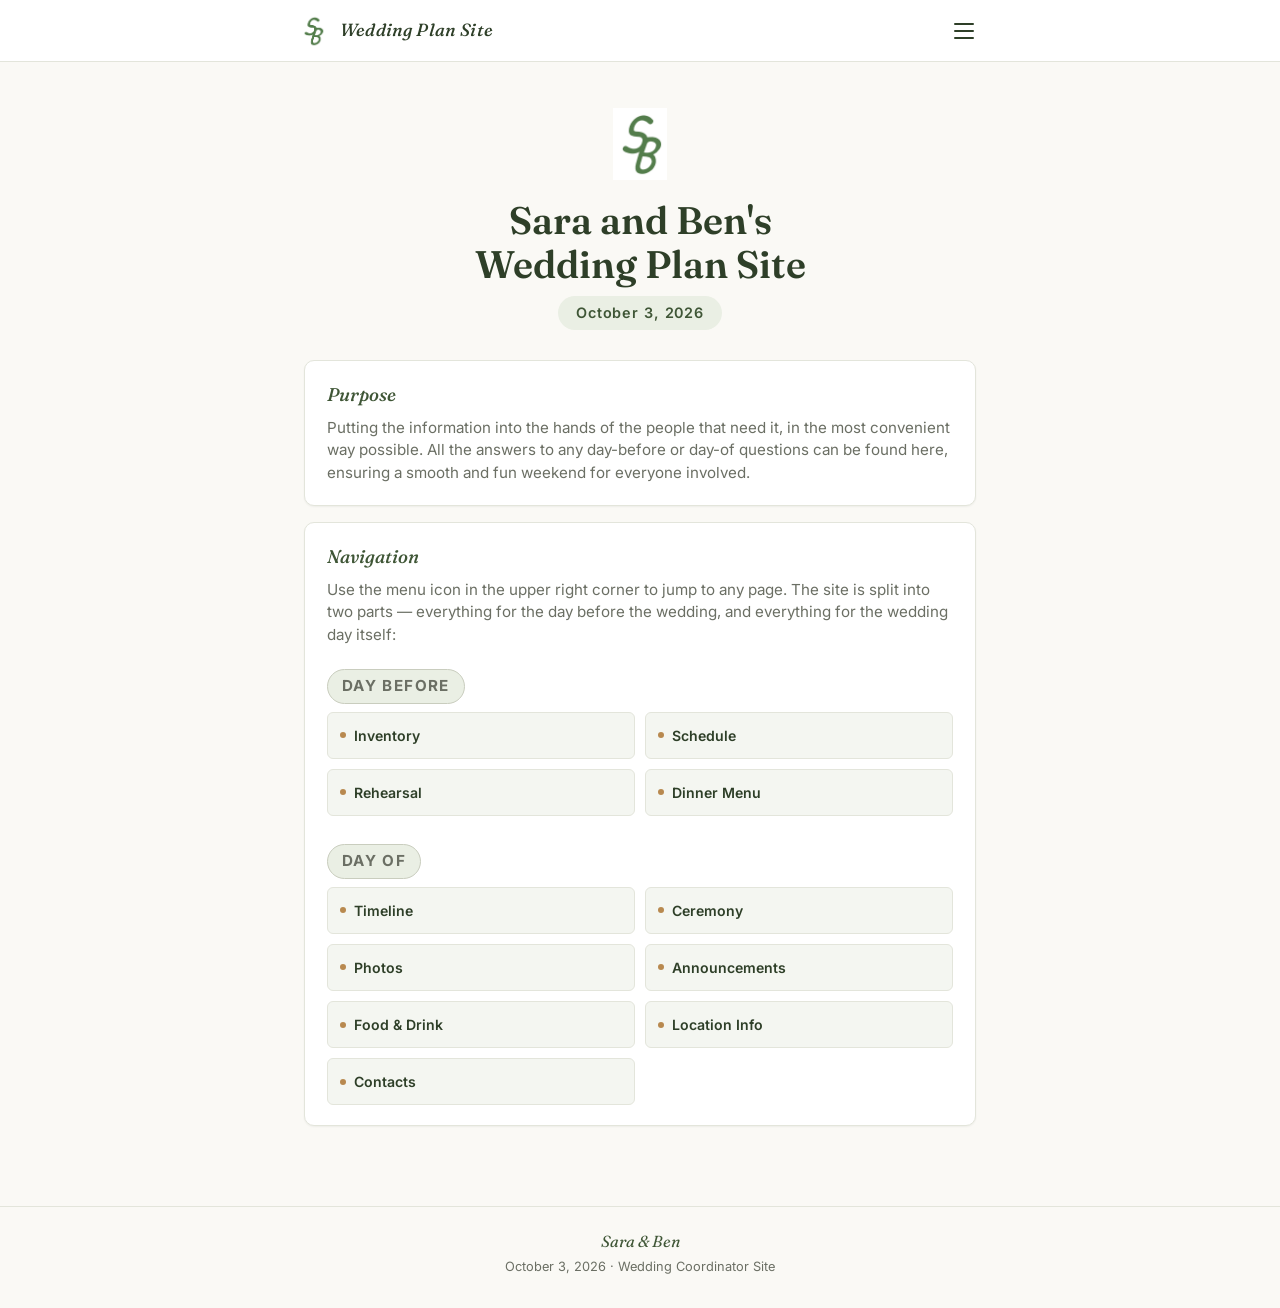
<file: index.html>
<!DOCTYPE html>
<html lang="en">
<head>
<meta charset="UTF-8">
<meta name="viewport" content="width=device-width, initial-scale=1.0">
<title>Sara &amp; Ben's Wedding Plan Site</title>
<link rel="icon" href="images/logo.png">
<link rel="stylesheet" href="css/styles.css">
</head>
<body data-page="index.html">
<a class="skip-link" href="#main-content">Skip to content</a>
<div id="site-header-mount"></div>

<main id="main-content">
  <section class="hero">
    <img class="hero-mark" src="images/logo.png" alt="">
    <h1 class="hero-title">Sara and Ben's<br>Wedding Plan Site</h1>
    <span class="hero-date">October 3, 2026</span>

    <div class="hero-card">
      <h2>Purpose</h2>
      <p>Putting the information into the hands of the people that need it, in the most convenient way possible. All the answers to any day-before or day-of questions can be found here, ensuring a smooth and fun weekend for everyone involved.</p>
    </div>

    <div class="hero-card">
      <h2>Navigation</h2>
      <p>Use the menu icon in the upper right corner to jump to any page. The site is split into two parts — everything for the day before the wedding, and everything for the wedding day itself:</p>

      <div class="hero-nav-group">
        <p class="hero-nav-group-title"><span class="rule"></span>Day Before<span class="rule"></span></p>
        <div class="hero-nav-list">
          <a href="inventory.html"><span class="dot"></span>Inventory</a>
          <a href="schedule.html"><span class="dot"></span>Schedule</a>
          <a href="rehearsal.html"><span class="dot"></span>Rehearsal</a>
          <a href="dinner-menu.html"><span class="dot"></span>Dinner Menu</a>
        </div>
      </div>

      <div class="hero-nav-group">
        <p class="hero-nav-group-title"><span class="rule"></span>Day Of<span class="rule"></span></p>
        <div class="hero-nav-list">
          <a href="timeline.html"><span class="dot"></span>Timeline</a>
          <a href="ceremony.html"><span class="dot"></span>Ceremony</a>
          <a href="photos.html"><span class="dot"></span>Photos</a>
          <a href="announcements.html"><span class="dot"></span>Announcements</a>
          <a href="food.html"><span class="dot"></span>Food &amp; Drink</a>
          <a href="location.html"><span class="dot"></span>Location Info</a>
          <a href="contacts.html"><span class="dot"></span>Contacts</a>
        </div>
      </div>
    </div>
  </section>
</main>

<div id="site-footer-mount"></div>
<script src="js/script.js"></script>
</body>
</html>
</file>
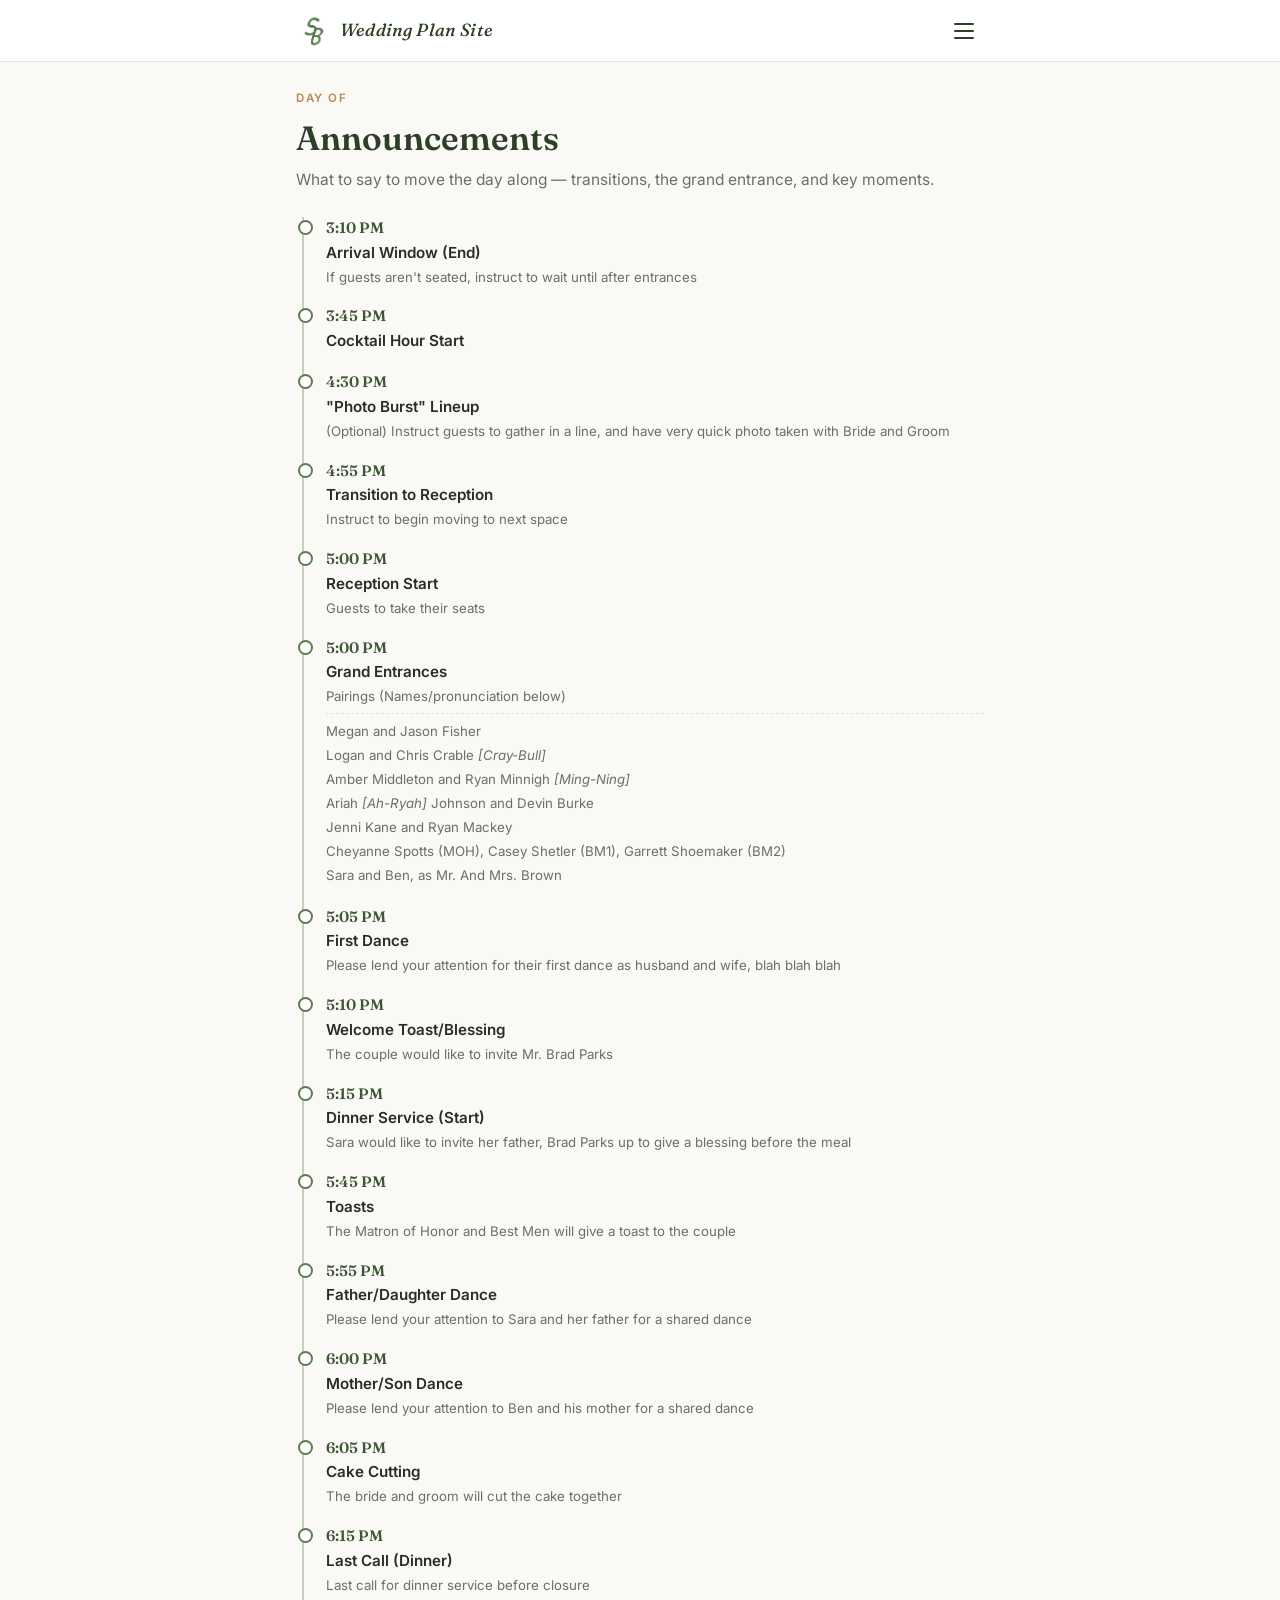
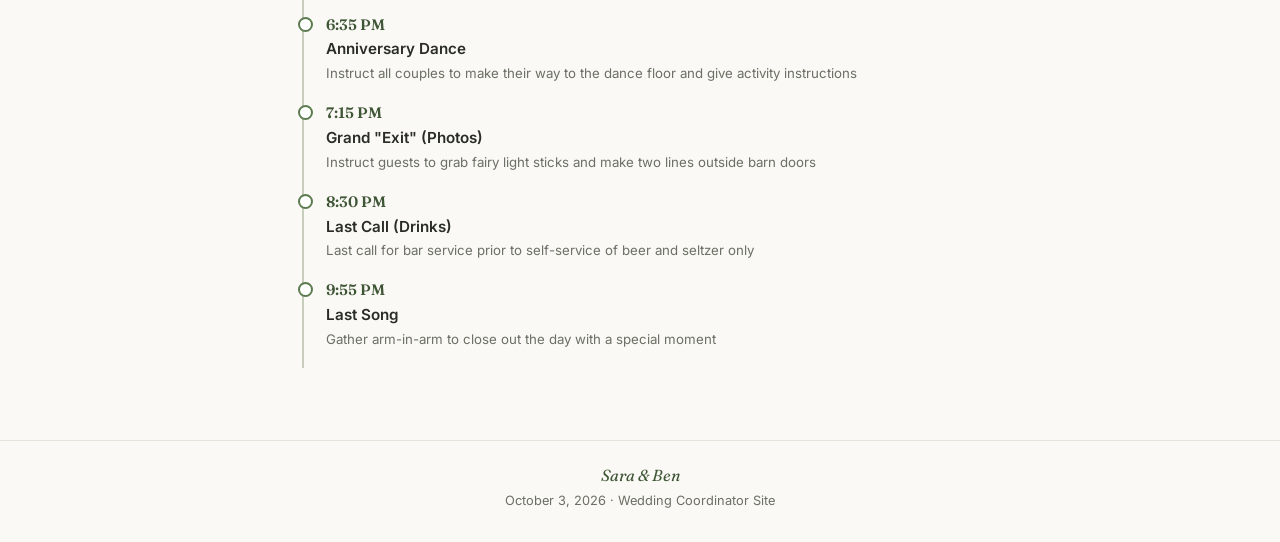
<file: announcements.html>
<!DOCTYPE html>
<html lang="en">
<head>
<meta charset="UTF-8">
<meta name="viewport" content="width=device-width, initial-scale=1.0">
<title>Announcements — Sara &amp; Ben's Wedding Plan Site</title>
<link rel="icon" href="images/logo.png">
<link rel="stylesheet" href="css/styles.css">
</head>
<body data-page="announcements.html">
<a class="skip-link" href="#main-content">Skip to content</a>
<div id="site-header-mount"></div>

<main id="main-content">
  <p class="page-kicker">Day of</p>
  <h1 class="page-title">Announcements</h1>
  <p class="page-intro">What to say to move the day along — transitions, the grand entrance, and key moments.</p>

  <ol class="timeline">
    <li class="timeline-item">
      <div class="timeline-time">3:10 PM</div>
      <div class="timeline-event">Arrival Window (End)</div>
      <div class="timeline-meta">If guests aren&#x27;t seated, instruct to wait until after entrances</div>
    </li>
    <li class="timeline-item">
      <div class="timeline-time">3:45 PM</div>
      <div class="timeline-event">Cocktail Hour Start</div>
    </li>
    <li class="timeline-item">
      <div class="timeline-time">4:30 PM</div>
      <div class="timeline-event">&quot;Photo Burst&quot; Lineup</div>
      <div class="timeline-meta">(Optional) Instruct guests to gather in a line, and have very quick photo taken with Bride and Groom</div>
    </li>
    <li class="timeline-item">
      <div class="timeline-time">4:55 PM</div>
      <div class="timeline-event">Transition to Reception</div>
      <div class="timeline-meta">Instruct to begin moving to next space</div>
    </li>
    <li class="timeline-item">
      <div class="timeline-time">5:00 PM</div>
      <div class="timeline-event">Reception Start</div>
      <div class="timeline-meta">Guests to take their seats</div>
    </li>
    <li class="timeline-item">
      <div class="timeline-time">5:00 PM</div>
      <div class="timeline-event">Grand Entrances</div>
      <div class="timeline-meta">Pairings (Names/pronunciation below)</div>
      <ul class="ordered-list-sublist">
        <li>Megan and Jason Fisher</li>
        <li>Logan and Chris Crable <em>[Cray-Bull]</em></li>
        <li>Amber Middleton and Ryan Minnigh <em>[Ming-Ning]</em></li>
        <li>Ariah <em>[Ah-Ryah]</em> Johnson and Devin Burke</li>
        <li>Jenni Kane and Ryan Mackey</li>
        <li>Cheyanne Spotts (MOH), Casey Shetler (BM1), Garrett Shoemaker (BM2)</li>
        <li>Sara and Ben, as Mr. And Mrs. Brown</li>
      </ul>
    </li>
    <li class="timeline-item">
      <div class="timeline-time">5:05 PM</div>
      <div class="timeline-event">First Dance</div>
      <div class="timeline-meta">Please lend your attention for their first dance as husband and wife, blah blah blah</div>
    </li>
    <li class="timeline-item">
      <div class="timeline-time">5:10 PM</div>
      <div class="timeline-event">Welcome Toast/Blessing</div>
      <div class="timeline-meta">The couple would like to invite Mr. Brad Parks</div>
    </li>
    <li class="timeline-item">
      <div class="timeline-time">5:15 PM</div>
      <div class="timeline-event">Dinner Service (Start)</div>
      <div class="timeline-meta">Sara would like to invite her father, Brad Parks up to give a blessing before the meal</div>
    </li>
    <li class="timeline-item">
      <div class="timeline-time">5:45 PM</div>
      <div class="timeline-event">Toasts</div>
      <div class="timeline-meta">The Matron of Honor and Best Men will give a toast to the couple</div>
    </li>
    <li class="timeline-item">
      <div class="timeline-time">5:55 PM</div>
      <div class="timeline-event">Father/Daughter Dance</div>
      <div class="timeline-meta">Please lend your attention to Sara and her father for a shared dance</div>
    </li>
    <li class="timeline-item">
      <div class="timeline-time">6:00 PM</div>
      <div class="timeline-event">Mother/Son Dance</div>
      <div class="timeline-meta">Please lend your attention to Ben and his mother for a shared dance</div>
    </li>
    <li class="timeline-item">
      <div class="timeline-time">6:05 PM</div>
      <div class="timeline-event">Cake Cutting</div>
      <div class="timeline-meta">The bride and groom will cut the cake together</div>
    </li>
    <li class="timeline-item">
      <div class="timeline-time">6:15 PM</div>
      <div class="timeline-event">Last Call (Dinner)</div>
      <div class="timeline-meta">Last call for dinner service before closure</div>
    </li>
    <li class="timeline-item">
      <div class="timeline-time">6:35 PM</div>
      <div class="timeline-event">Anniversary Dance</div>
      <div class="timeline-meta">Instruct all couples to make their way to the dance floor and give activity instructions</div>
    </li>
    <li class="timeline-item">
      <div class="timeline-time">7:15 PM</div>
      <div class="timeline-event">Grand &quot;Exit&quot; (Photos)</div>
      <div class="timeline-meta">Instruct guests to grab fairy light sticks and make two lines outside barn doors</div>
    </li>
    <li class="timeline-item">
      <div class="timeline-time">8:30 PM</div>
      <div class="timeline-event">Last Call (Drinks)</div>
      <div class="timeline-meta">Last call for bar service prior to self-service of beer and seltzer only</div>
    </li>
    <li class="timeline-item">
      <div class="timeline-time">9:55 PM</div>
      <div class="timeline-event">Last Song</div>
      <div class="timeline-meta">Gather arm-in-arm to close out the day with a special moment</div>
    </li>  </ol>
</main>

<div id="site-footer-mount"></div>
<script src="js/script.js"></script>
</body>
</html>
</file>
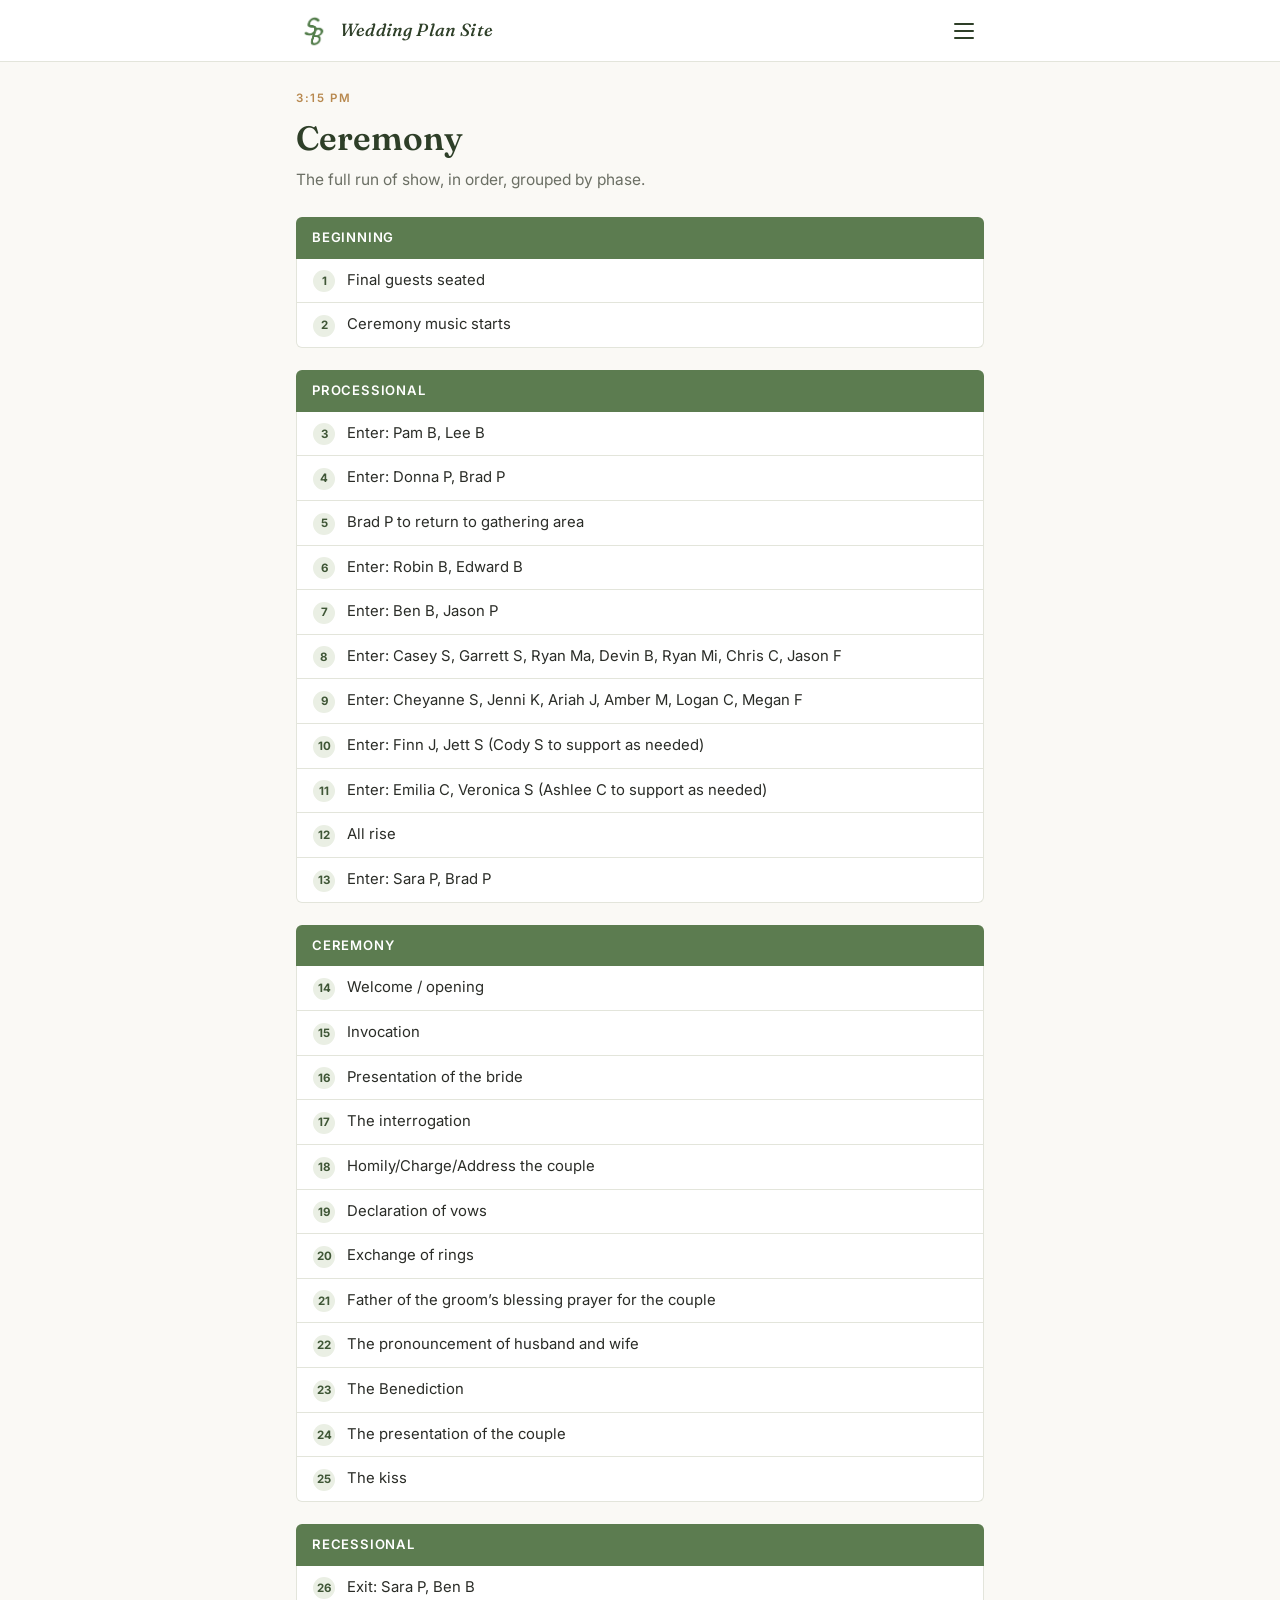
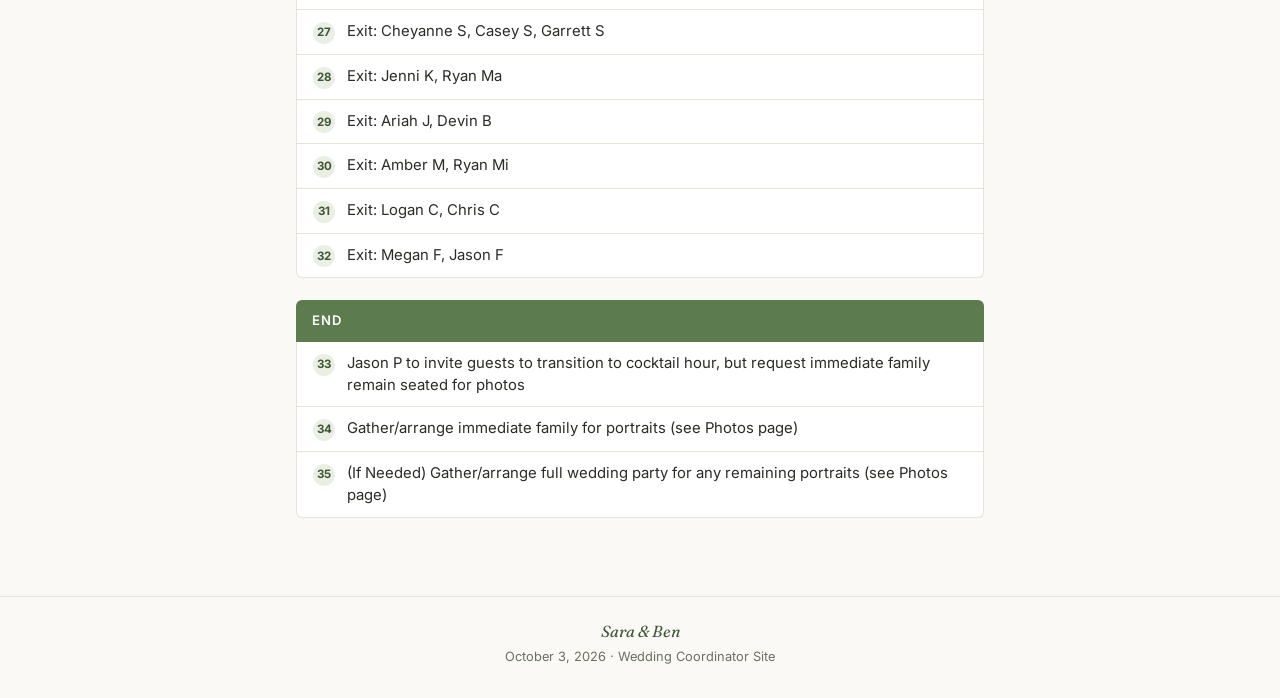
<file: ceremony.html>
<!DOCTYPE html>
<html lang="en">
<head>
<meta charset="UTF-8">
<meta name="viewport" content="width=device-width, initial-scale=1.0">
<title>Ceremony — Sara &amp; Ben's Wedding Plan Site</title>
<link rel="icon" href="images/logo.png">
<link rel="stylesheet" href="css/styles.css">
</head>
<body data-page="ceremony.html">
<a class="skip-link" href="#main-content">Skip to content</a>
<div id="site-header-mount"></div>

<main id="main-content">
  <p class="page-kicker">3:15 PM</p>
  <h1 class="page-title">Ceremony</h1>
  <p class="page-intro">The full run of show, in order, grouped by phase.</p>

  <div class="section-block">
    <div class="section-bar">Beginning</div>
    <div class="section-body">
      <ol class="ordered-list" style="counter-reset: item 0;">
        <li>Final guests seated</li>
        <li>Ceremony music starts</li>
      </ol>
    </div>
  </div>
  <div class="section-block">
    <div class="section-bar">Processional</div>
    <div class="section-body">
      <ol class="ordered-list" style="counter-reset: item 2;">
        <li>Enter: Pam B, Lee B</li>
        <li>Enter: Donna P, Brad P</li>
        <li>Brad P to return to gathering area</li>
        <li>Enter: Robin B, Edward B</li>
        <li>Enter: Ben B, Jason P</li>
        <li>Enter: Casey S, Garrett S, Ryan Ma, Devin B, Ryan Mi, Chris C, Jason F</li>
        <li>Enter: Cheyanne S, Jenni K, Ariah J, Amber M, Logan C, Megan F</li>
        <li>Enter: Finn J, Jett S (Cody S to support as needed)</li>
        <li>Enter: Emilia C, Veronica S (Ashlee C to support as needed)</li>
        <li>All rise</li>
        <li>Enter: Sara P, Brad P</li>
      </ol>
    </div>
  </div>
  <div class="section-block">
    <div class="section-bar">Ceremony</div>
    <div class="section-body">
      <ol class="ordered-list" style="counter-reset: item 13;">
        <li>Welcome / opening</li>
        <li>Invocation</li>
        <li>Presentation of the bride</li>
        <li>The interrogation</li>
        <li>Homily/Charge/Address the couple</li>
        <li>Declaration of vows</li>
        <li>Exchange of rings</li>
        <li>Father of the groom’s blessing prayer for the couple</li>
        <li>The pronouncement of husband and wife</li>
        <li>The Benediction</li>
        <li>The presentation of the couple</li>
        <li>The kiss</li>
      </ol>
    </div>
  </div>
  <div class="section-block">
    <div class="section-bar">Recessional</div>
    <div class="section-body">
      <ol class="ordered-list" style="counter-reset: item 25;">
        <li>Exit: Sara P, Ben B</li>
        <li>Exit: Cheyanne S, Casey S, Garrett S</li>
        <li>Exit: Jenni K, Ryan Ma</li>
        <li>Exit: Ariah J, Devin B</li>
        <li>Exit: Amber M, Ryan Mi</li>
        <li>Exit: Logan C, Chris C</li>
        <li>Exit: Megan F, Jason F</li>
      </ol>
    </div>
  </div>
  <div class="section-block">
    <div class="section-bar">End</div>
    <div class="section-body">
      <ol class="ordered-list" style="counter-reset: item 32;">
        <li>Jason P to invite guests to transition to cocktail hour, but request immediate family remain seated for photos</li>
        <li>Gather/arrange immediate family for portraits (see Photos page)</li>
        <li>(If Needed) Gather/arrange full wedding party for any remaining portraits (see Photos page)</li>
      </ol>
    </div>
  </div>
</main>

<div id="site-footer-mount"></div>
<script src="js/script.js"></script>
</body>
</html>
</file>
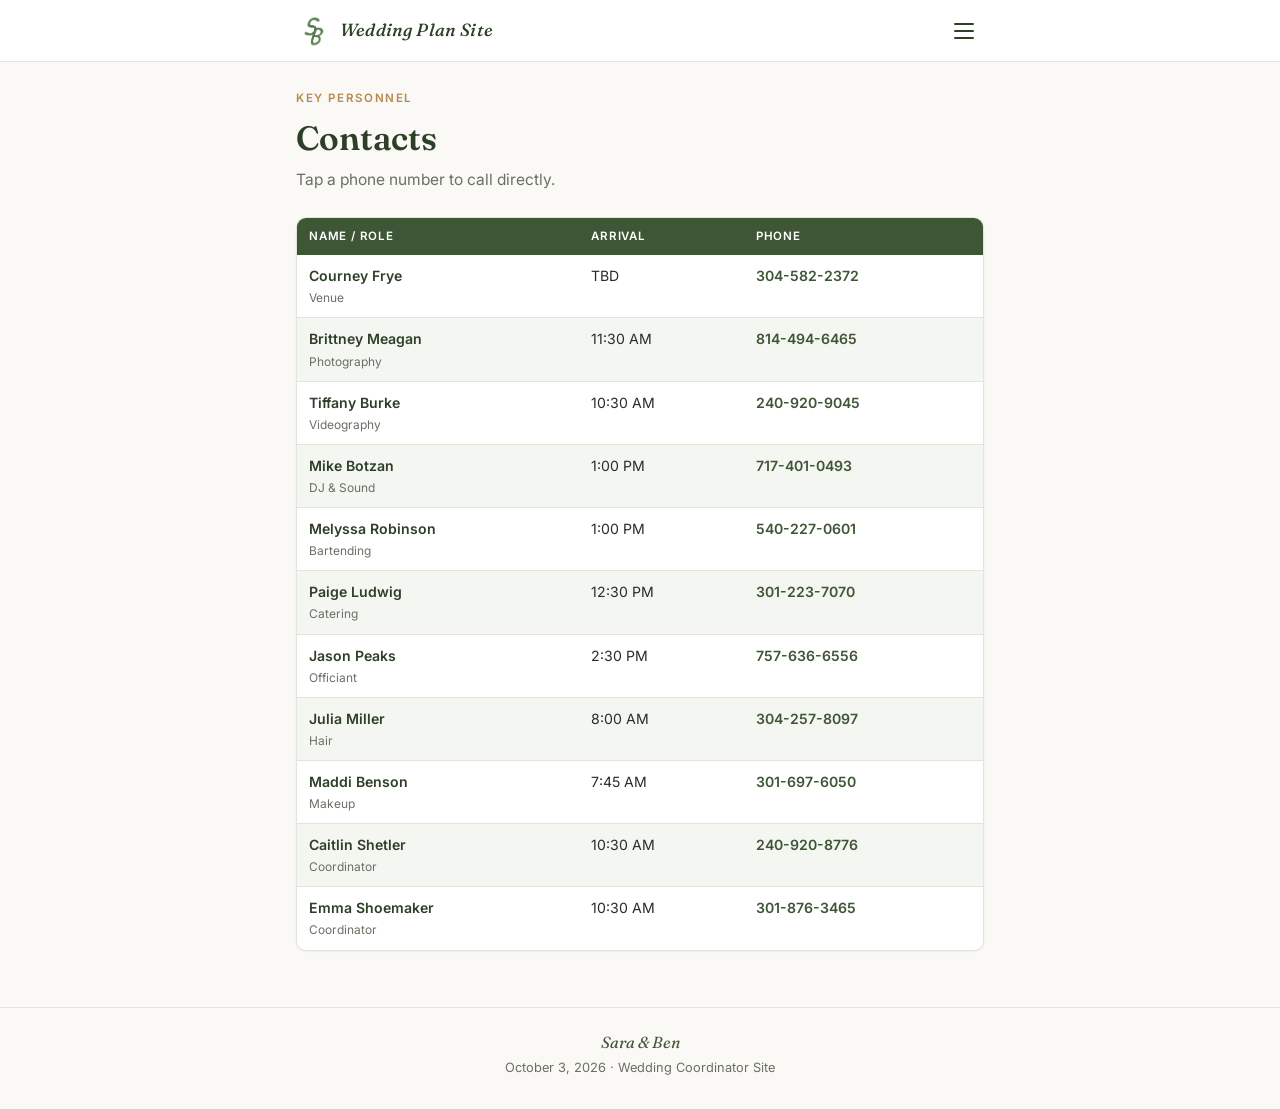
<file: contacts.html>
<!DOCTYPE html>
<html lang="en">
<head>
<meta charset="UTF-8">
<meta name="viewport" content="width=device-width, initial-scale=1.0">
<title>Contacts — Sara &amp; Ben's Wedding Plan Site</title>
<link rel="icon" href="images/logo.png">
<link rel="stylesheet" href="css/styles.css">
</head>
<body data-page="contacts.html">
<a class="skip-link" href="#main-content">Skip to content</a>
<div id="site-header-mount"></div>

<main id="main-content">
  <p class="page-kicker">Key personnel</p>
  <h1 class="page-title">Contacts</h1>
  <p class="page-intro">Tap a phone number to call directly.</p>

  <div class="table-wrap">
    <table>
      <thead>
        <tr>
          <th>Name / Role</th>
          <th>Arrival</th>
          <th>Phone</th>
        </tr>
      </thead>
      <tbody>
        <tr>
          <td><span class="cell-primary">Courney Frye</span><br><span class="cell-muted">Venue</span></td>
          <td>TBD</td>
          <td><a class="phone-link" href="tel:3045822372">304-582-2372</a></td>
        </tr>
        <tr>
          <td><span class="cell-primary">Brittney Meagan</span><br><span class="cell-muted">Photography</span></td>
          <td>11:30 AM</td>
          <td><a class="phone-link" href="tel:8144946465">814-494-6465</a></td>
        </tr>
        <tr>
          <td><span class="cell-primary">Tiffany Burke</span><br><span class="cell-muted">Videography</span></td>
          <td>10:30 AM</td>
          <td><a class="phone-link" href="tel:2409209045">240-920-9045</a></td>
        </tr>
        <tr>
          <td><span class="cell-primary">Mike Botzan</span><br><span class="cell-muted">DJ &amp; Sound</span></td>
          <td>1:00 PM</td>
          <td><a class="phone-link" href="tel:7174010493">717-401-0493</a></td>
        </tr>
        <tr>
          <td><span class="cell-primary">Melyssa Robinson</span><br><span class="cell-muted">Bartending</span></td>
          <td>1:00 PM</td>
          <td><a class="phone-link" href="tel:5402270601">540-227-0601</a></td>
        </tr>
        <tr>
          <td><span class="cell-primary">Paige Ludwig</span><br><span class="cell-muted">Catering</span></td>
          <td>12:30 PM</td>
          <td><a class="phone-link" href="tel:3012237070">301-223-7070</a></td>
        </tr>
        <tr>
          <td><span class="cell-primary">Jason Peaks</span><br><span class="cell-muted">Officiant</span></td>
          <td>2:30 PM</td>
          <td><a class="phone-link" href="tel:7576366556">757-636-6556</a></td>
        </tr>
        <tr>
          <td><span class="cell-primary">Julia Miller</span><br><span class="cell-muted">Hair</span></td>
          <td>8:00 AM</td>
          <td><a class="phone-link" href="tel:3042578097">304-257-8097</a></td>
        </tr>
        <tr>
          <td><span class="cell-primary">Maddi Benson</span><br><span class="cell-muted">Makeup</span></td>
          <td>7:45 AM</td>
          <td><a class="phone-link" href="tel:3016976050">301-697-6050</a></td>
        </tr>
        <tr>
          <td><span class="cell-primary">Caitlin Shetler</span><br><span class="cell-muted">Coordinator</span></td>
          <td>10:30 AM</td>
          <td><a class="phone-link" href="tel:2409208776">240-920-8776</a></td>
        </tr>
        <tr>
          <td><span class="cell-primary">Emma Shoemaker</span><br><span class="cell-muted">Coordinator</span></td>
          <td>10:30 AM</td>
          <td><a class="phone-link" href="tel:3018763465">301-876-3465</a></td>
        </tr>
      </tbody>
    </table>
  </div>
</main>

<div id="site-footer-mount"></div>
<script src="js/script.js"></script>
</body>
</html>
</file>
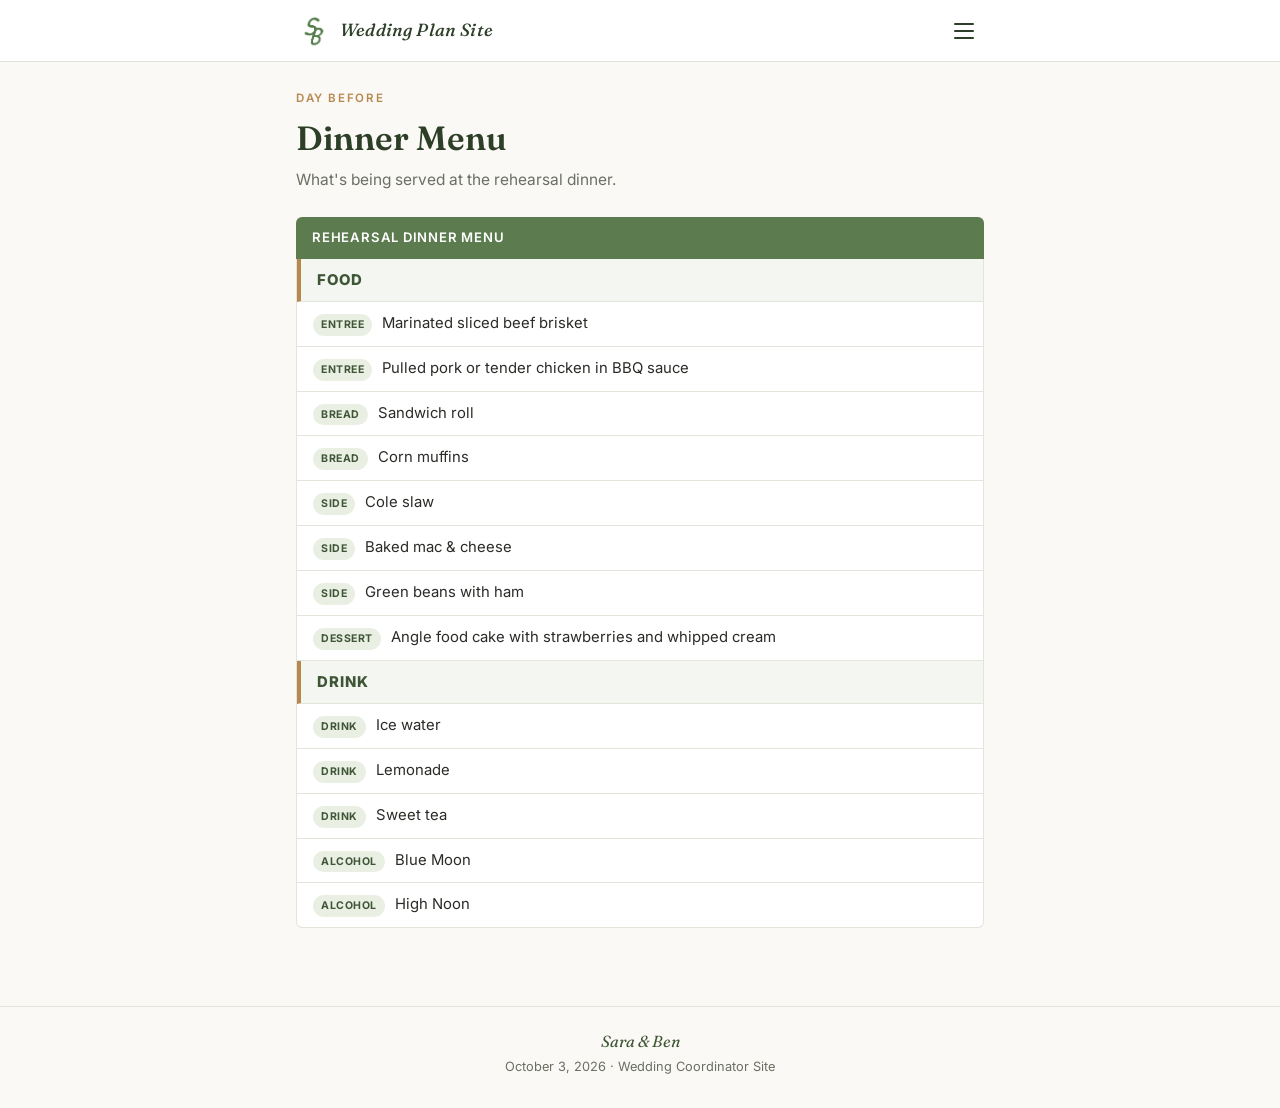
<file: dinner-menu.html>
<!DOCTYPE html>
<html lang="en">
<head>
<meta charset="UTF-8">
<meta name="viewport" content="width=device-width, initial-scale=1.0">
<title>Dinner Menu — Sara &amp; Ben's Wedding Plan Site</title>
<link rel="icon" href="images/logo.png">
<link rel="stylesheet" href="css/styles.css">
</head>
<body data-page="dinner-menu.html">
<a class="skip-link" href="#main-content">Skip to content</a>
<div id="site-header-mount"></div>

<main id="main-content">
  <p class="page-kicker">Day before</p>
  <h1 class="page-title">Dinner Menu</h1>
  <p class="page-intro">What's being served at the rehearsal dinner.</p>

  <div class="section-block">
    <div class="section-bar">Rehearsal Dinner Menu</div>
    <div class="section-body">
      <ul class="plain-list">
        <li class="subgroup-label">Food</li>
        <li><span class="category-tag">Entree</span><span>Marinated sliced beef brisket</span></li>
        <li><span class="category-tag">Entree</span><span>Pulled pork or tender chicken in BBQ sauce</span></li>
        <li><span class="category-tag">Bread</span><span>Sandwich roll</span></li>
        <li><span class="category-tag">Bread</span><span>Corn muffins</span></li>
        <li><span class="category-tag">Side</span><span>Cole slaw</span></li>
        <li><span class="category-tag">Side</span><span>Baked mac &amp; cheese</span></li>
        <li><span class="category-tag">Side</span><span>Green beans with ham</span></li>
        <li><span class="category-tag">Dessert</span><span>Angle food cake with strawberries and whipped cream</span></li>
        <li class="subgroup-label">Drink</li>
        <li><span class="category-tag">Drink</span><span>Ice water</span></li>
        <li><span class="category-tag">Drink</span><span>Lemonade</span></li>
        <li><span class="category-tag">Drink</span><span>Sweet tea</span></li>
        <li><span class="category-tag">Alcohol</span><span>Blue Moon</span></li>
        <li><span class="category-tag">Alcohol</span><span>High Noon</span></li>      </ul>
    </div>
  </div>
</main>

<div id="site-footer-mount"></div>
<script src="js/script.js"></script>
</body>
</html>
</file>
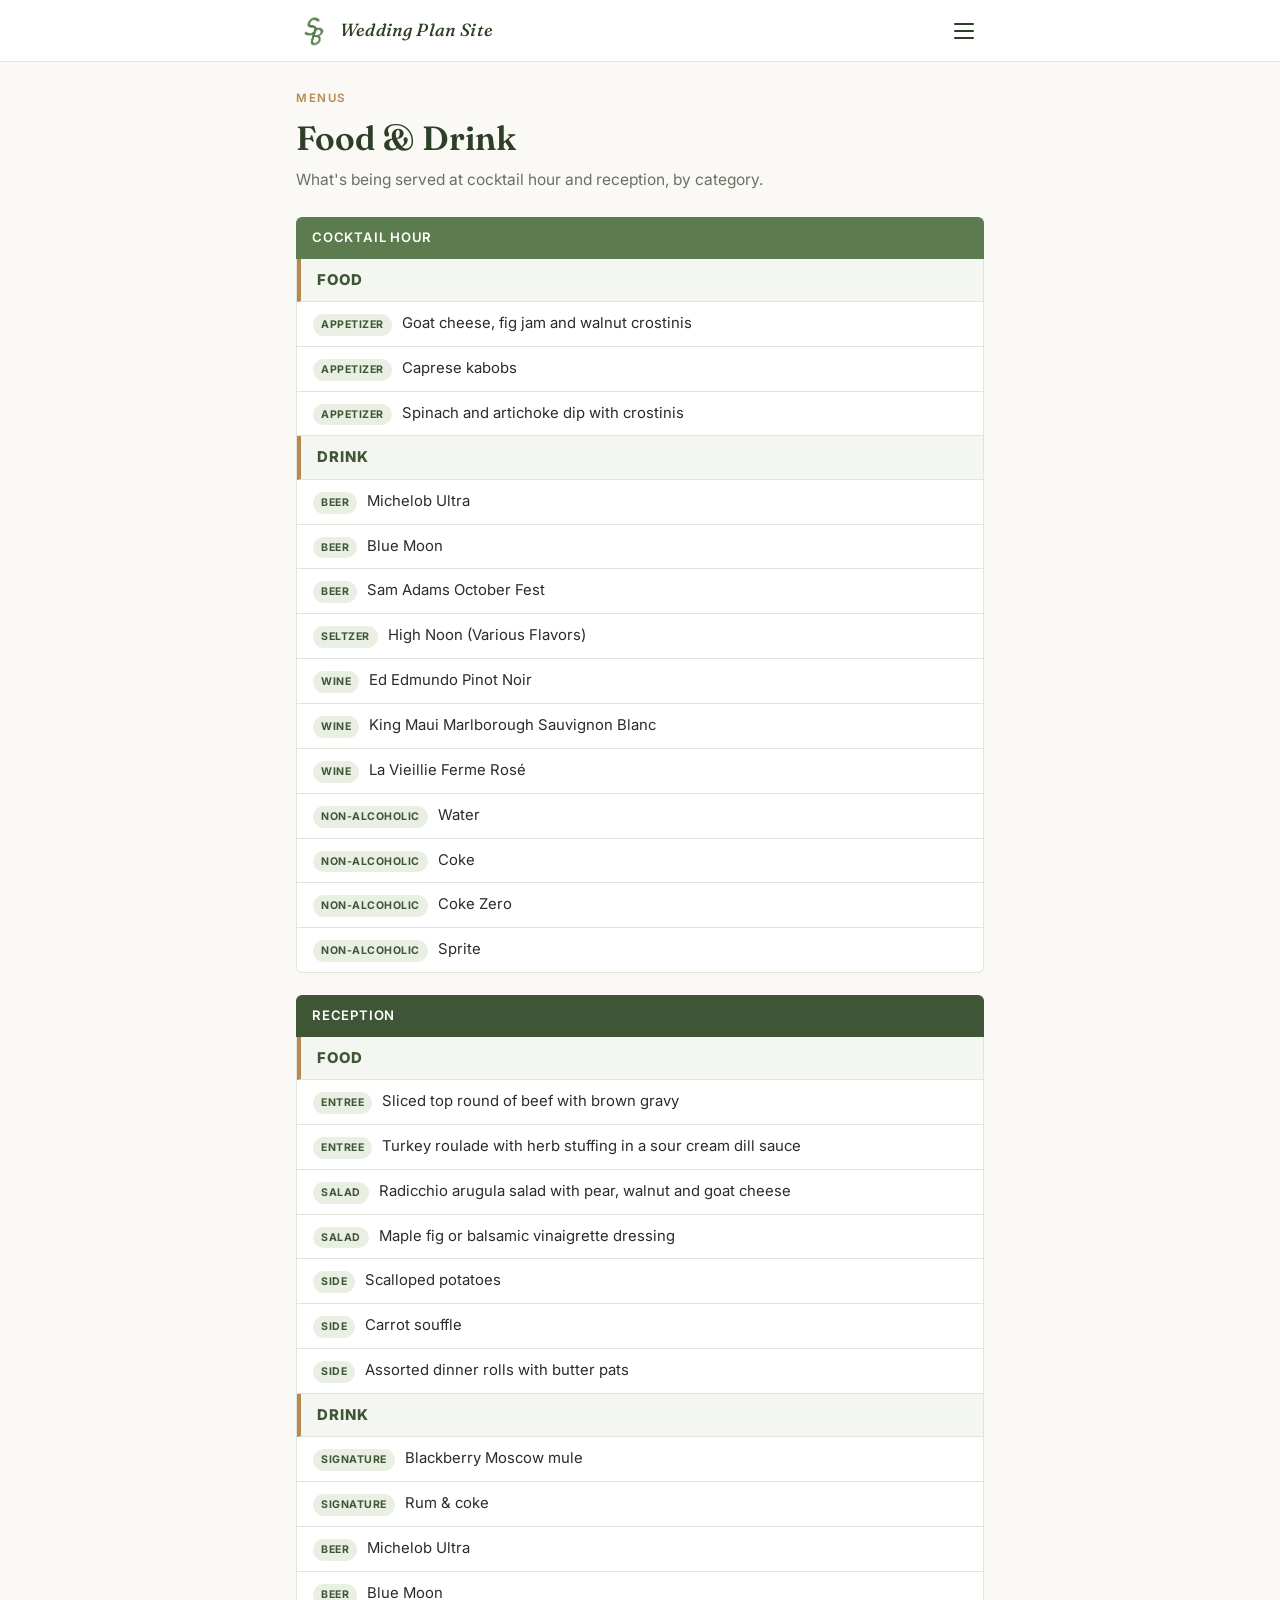
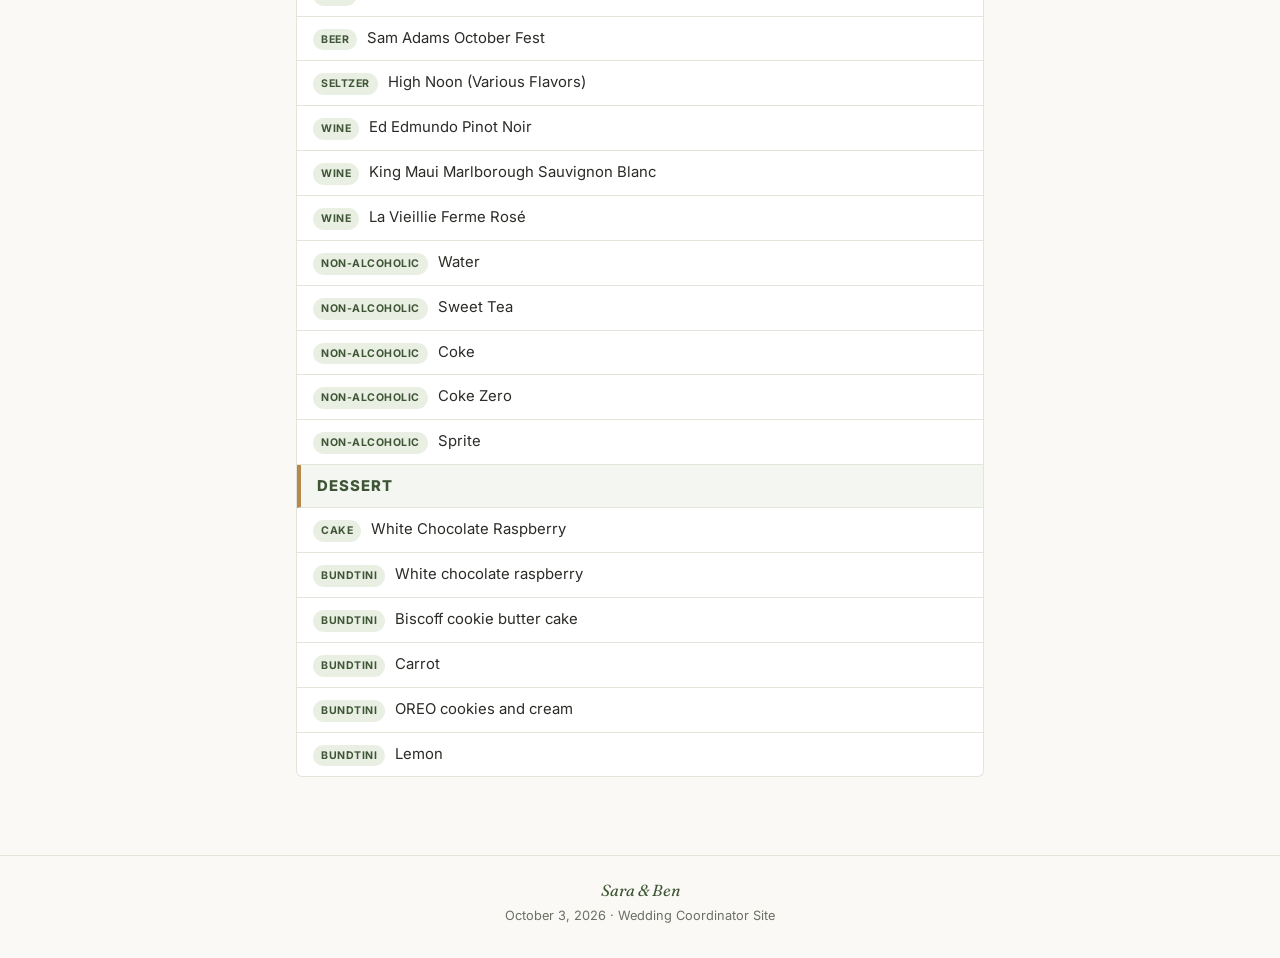
<file: food.html>
<!DOCTYPE html>
<html lang="en">
<head>
<meta charset="UTF-8">
<meta name="viewport" content="width=device-width, initial-scale=1.0">
<title>Food &amp; Drink — Sara &amp; Ben's Wedding Plan Site</title>
<link rel="icon" href="images/logo.png">
<link rel="stylesheet" href="css/styles.css">
</head>
<body data-page="food.html">
<a class="skip-link" href="#main-content">Skip to content</a>
<div id="site-header-mount"></div>

<main id="main-content">
  <p class="page-kicker">Menus</p>
  <h1 class="page-title">Food &amp; Drink</h1>
  <p class="page-intro">What's being served at cocktail hour and reception, by category.</p>

  <div class="section-block">
    <div class="section-bar">Cocktail Hour</div>
    <div class="section-body">
      <ul class="plain-list">
        <li class="subgroup-label">Food</li>
        <li><span class="category-tag">Appetizer</span><span>Goat cheese, fig jam and walnut crostinis</span></li>
        <li><span class="category-tag">Appetizer</span><span>Caprese kabobs</span></li>
        <li><span class="category-tag">Appetizer</span><span>Spinach and artichoke dip with crostinis</span></li>
        <li class="subgroup-label">Drink</li>
        <li><span class="category-tag">Beer</span><span>Michelob Ultra</span></li>
        <li><span class="category-tag">Beer</span><span>Blue Moon</span></li>
        <li><span class="category-tag">Beer</span><span>Sam Adams October Fest</span></li>
        <li><span class="category-tag">Seltzer</span><span>High Noon (Various Flavors)</span></li>
        <li><span class="category-tag">Wine</span><span>Ed Edmundo Pinot Noir</span></li>
        <li><span class="category-tag">Wine</span><span>King Maui Marlborough Sauvignon Blanc</span></li>
        <li><span class="category-tag">Wine</span><span>La Vieillie Ferme Rosé</span></li>
        <li><span class="category-tag">Non-Alcoholic</span><span>Water</span></li>
        <li><span class="category-tag">Non-Alcoholic</span><span>Coke</span></li>
        <li><span class="category-tag">Non-Alcoholic</span><span>Coke Zero</span></li>
        <li><span class="category-tag">Non-Alcoholic</span><span>Sprite</span></li>
      </ul>
    </div>
  </div>
  <div class="section-block">
    <div class="section-bar alt">Reception</div>
    <div class="section-body">
      <ul class="plain-list">
        <li class="subgroup-label">Food</li>
        <li><span class="category-tag">Entree</span><span>Sliced top round of beef with brown gravy</span></li>
        <li><span class="category-tag">Entree</span><span>Turkey roulade with herb stuffing in a sour cream dill sauce</span></li>
        <li><span class="category-tag">Salad</span><span>Radicchio arugula salad with pear, walnut and goat cheese</span></li>
        <li><span class="category-tag">Salad</span><span>Maple fig or balsamic vinaigrette dressing</span></li>
        <li><span class="category-tag">Side</span><span>Scalloped potatoes</span></li>
        <li><span class="category-tag">Side</span><span>Carrot souffle</span></li>
        <li><span class="category-tag">Side</span><span>Assorted dinner rolls with butter pats</span></li>
        <li class="subgroup-label">Drink</li>
        <li><span class="category-tag">Signature</span><span>Blackberry Moscow mule</span></li>
        <li><span class="category-tag">Signature</span><span>Rum &amp; coke</span></li>
        <li><span class="category-tag">Beer</span><span>Michelob Ultra</span></li>
        <li><span class="category-tag">Beer</span><span>Blue Moon</span></li>
        <li><span class="category-tag">Beer</span><span>Sam Adams October Fest</span></li>
        <li><span class="category-tag">Seltzer</span><span>High Noon (Various Flavors)</span></li>
        <li><span class="category-tag">Wine</span><span>Ed Edmundo Pinot Noir</span></li>
        <li><span class="category-tag">Wine</span><span>King Maui Marlborough Sauvignon Blanc</span></li>
        <li><span class="category-tag">Wine</span><span>La Vieillie Ferme Rosé</span></li>
        <li><span class="category-tag">Non-Alcoholic</span><span>Water</span></li>
        <li><span class="category-tag">Non-Alcoholic</span><span>Sweet Tea</span></li>
        <li><span class="category-tag">Non-Alcoholic</span><span>Coke</span></li>
        <li><span class="category-tag">Non-Alcoholic</span><span>Coke Zero</span></li>
        <li><span class="category-tag">Non-Alcoholic</span><span>Sprite</span></li>
        <li class="subgroup-label">Dessert</li>
        <li><span class="category-tag">Cake</span><span>White Chocolate Raspberry</span></li>
        <li><span class="category-tag">Bundtini</span><span>White chocolate raspberry</span></li>
        <li><span class="category-tag">Bundtini</span><span>Biscoff cookie butter cake</span></li>
        <li><span class="category-tag">Bundtini</span><span>Carrot</span></li>
        <li><span class="category-tag">Bundtini</span><span>OREO cookies and cream</span></li>
        <li><span class="category-tag">Bundtini</span><span>Lemon</span></li>
      </ul>
    </div>
  </div>
</main>

<div id="site-footer-mount"></div>
<script src="js/script.js"></script>
</body>
</html>
</file>
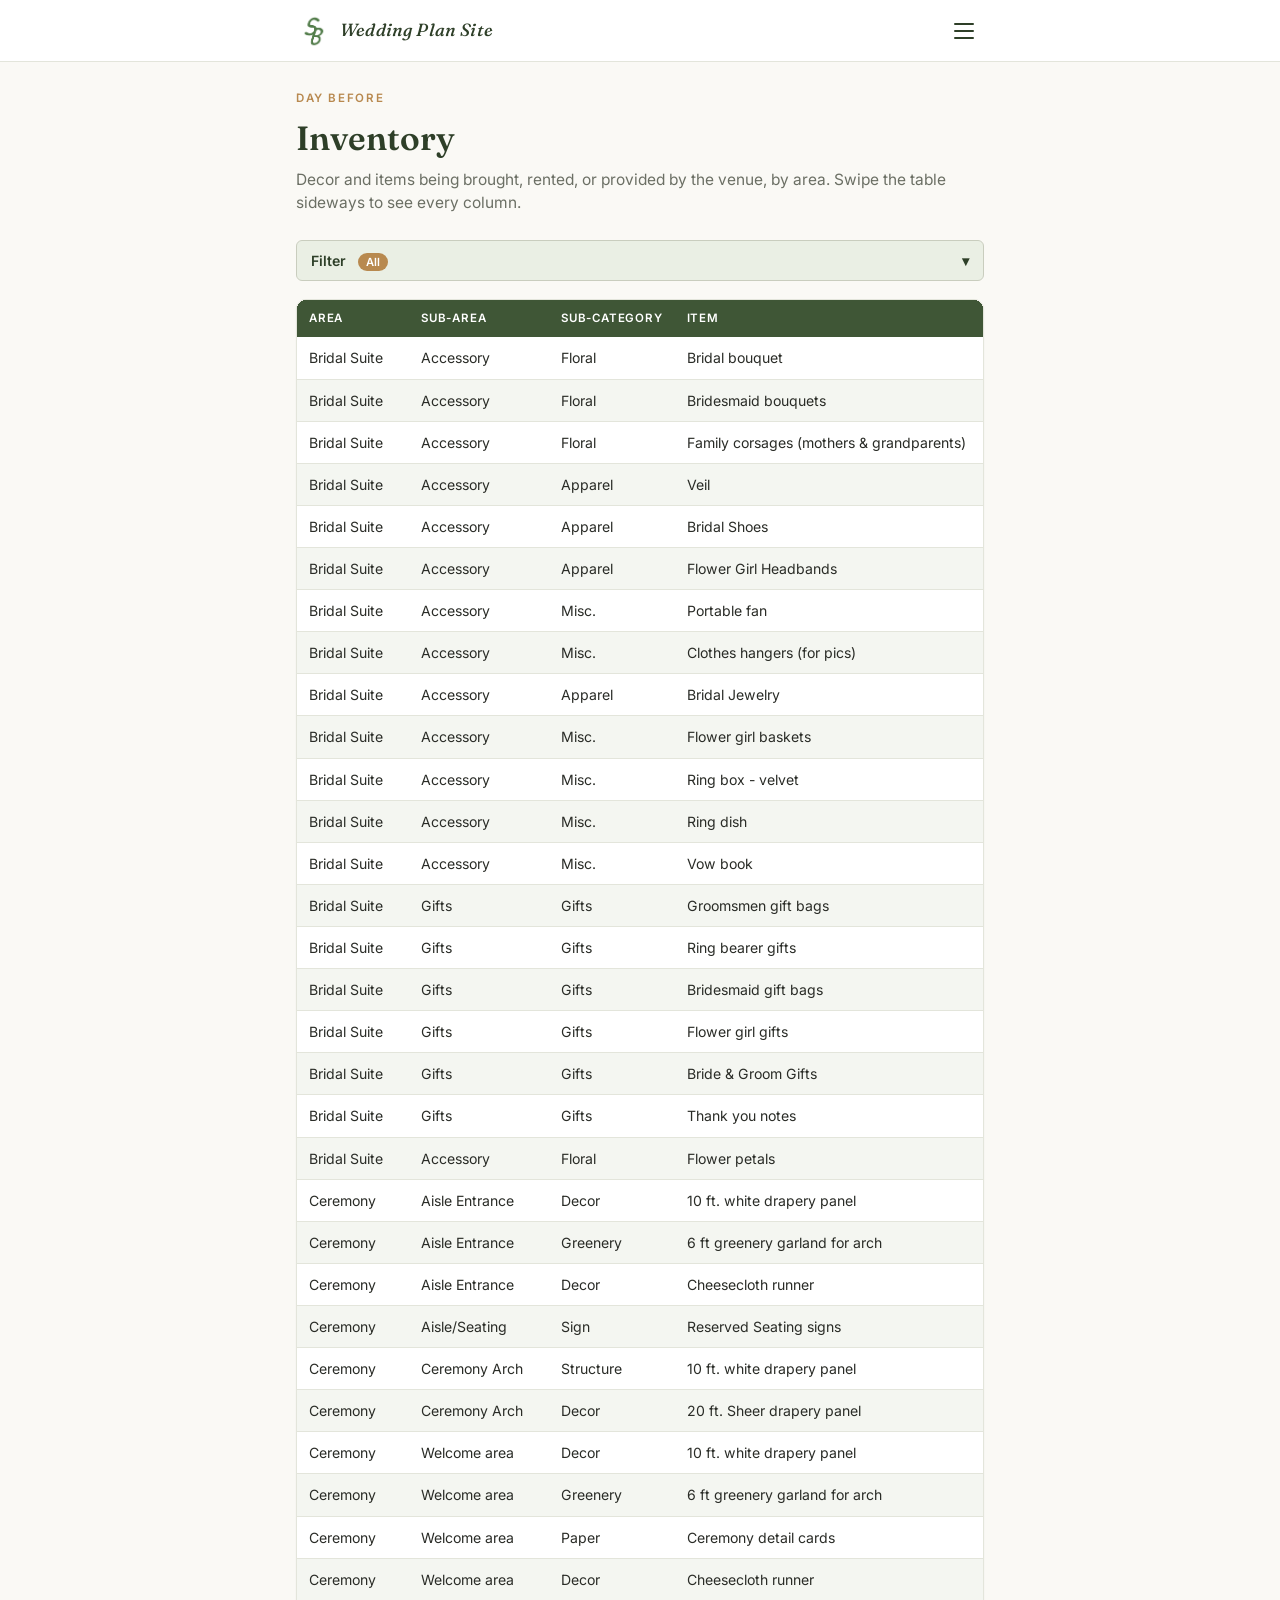
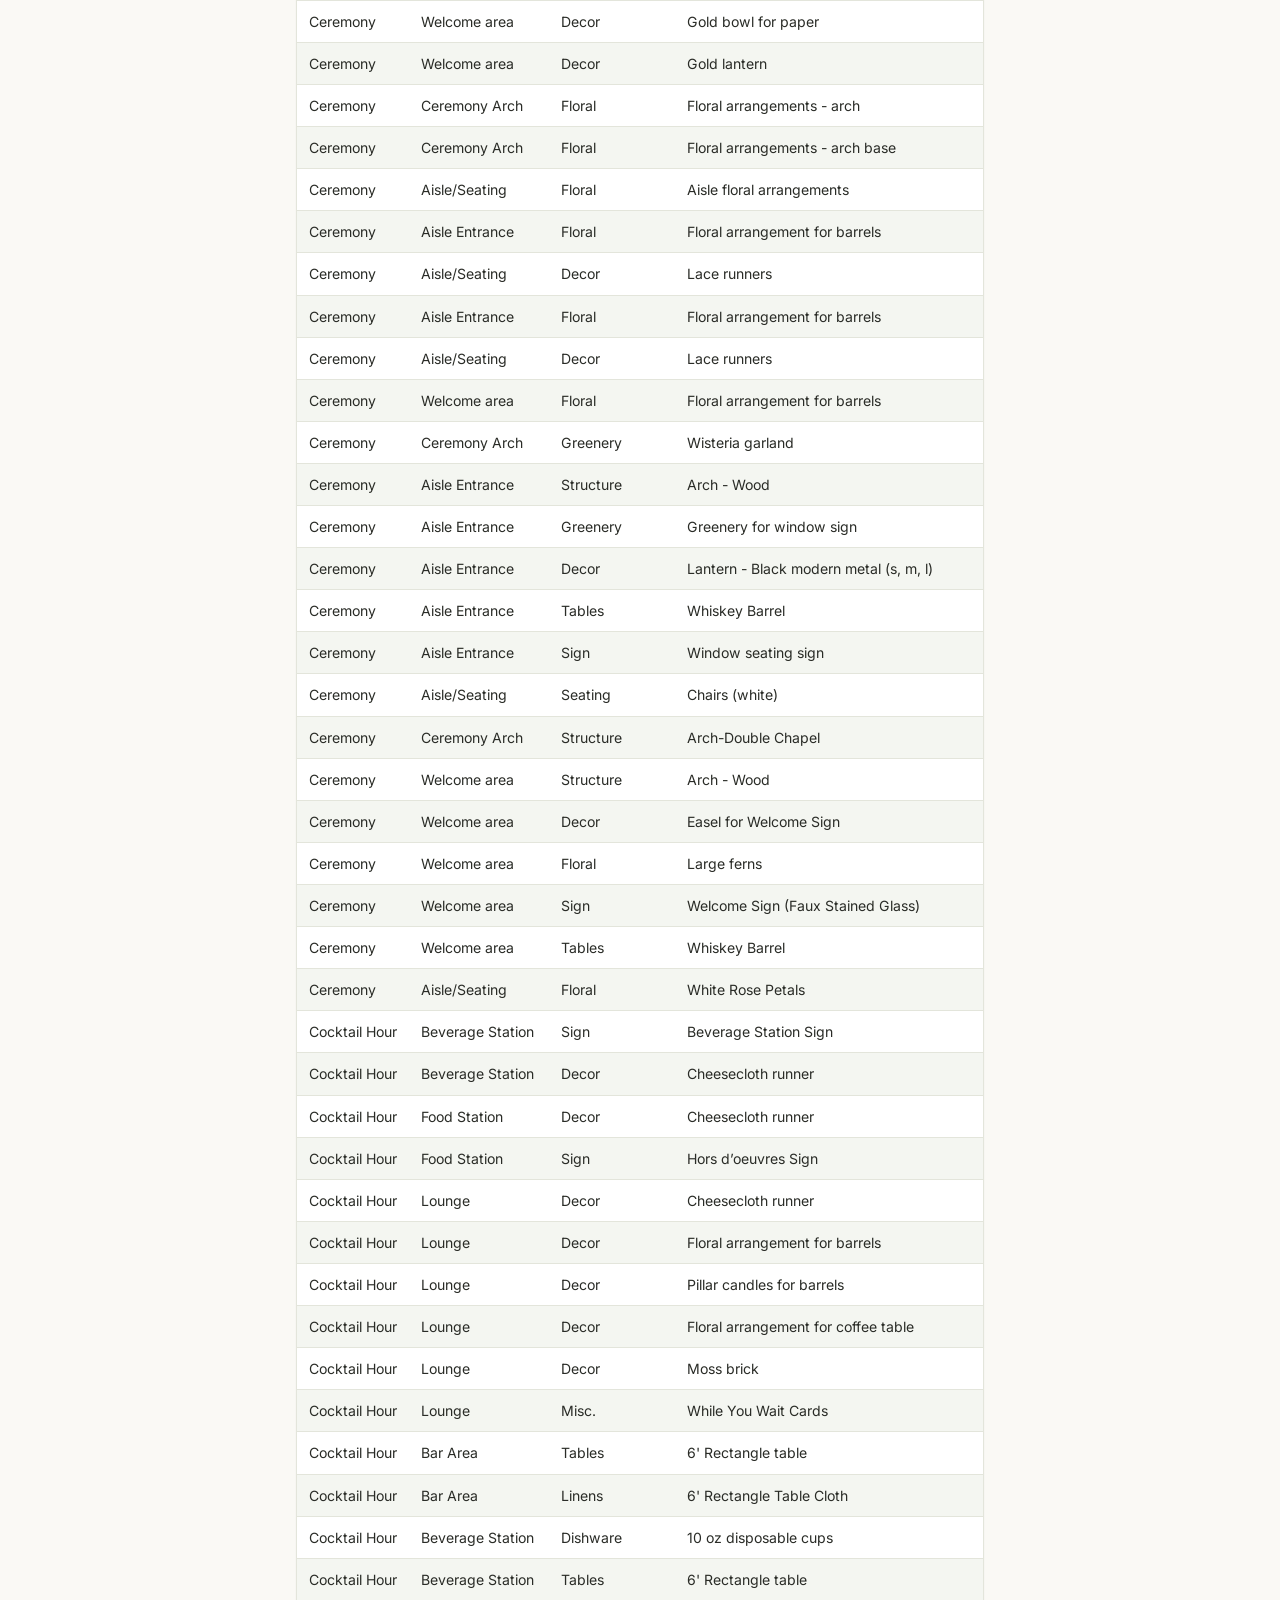
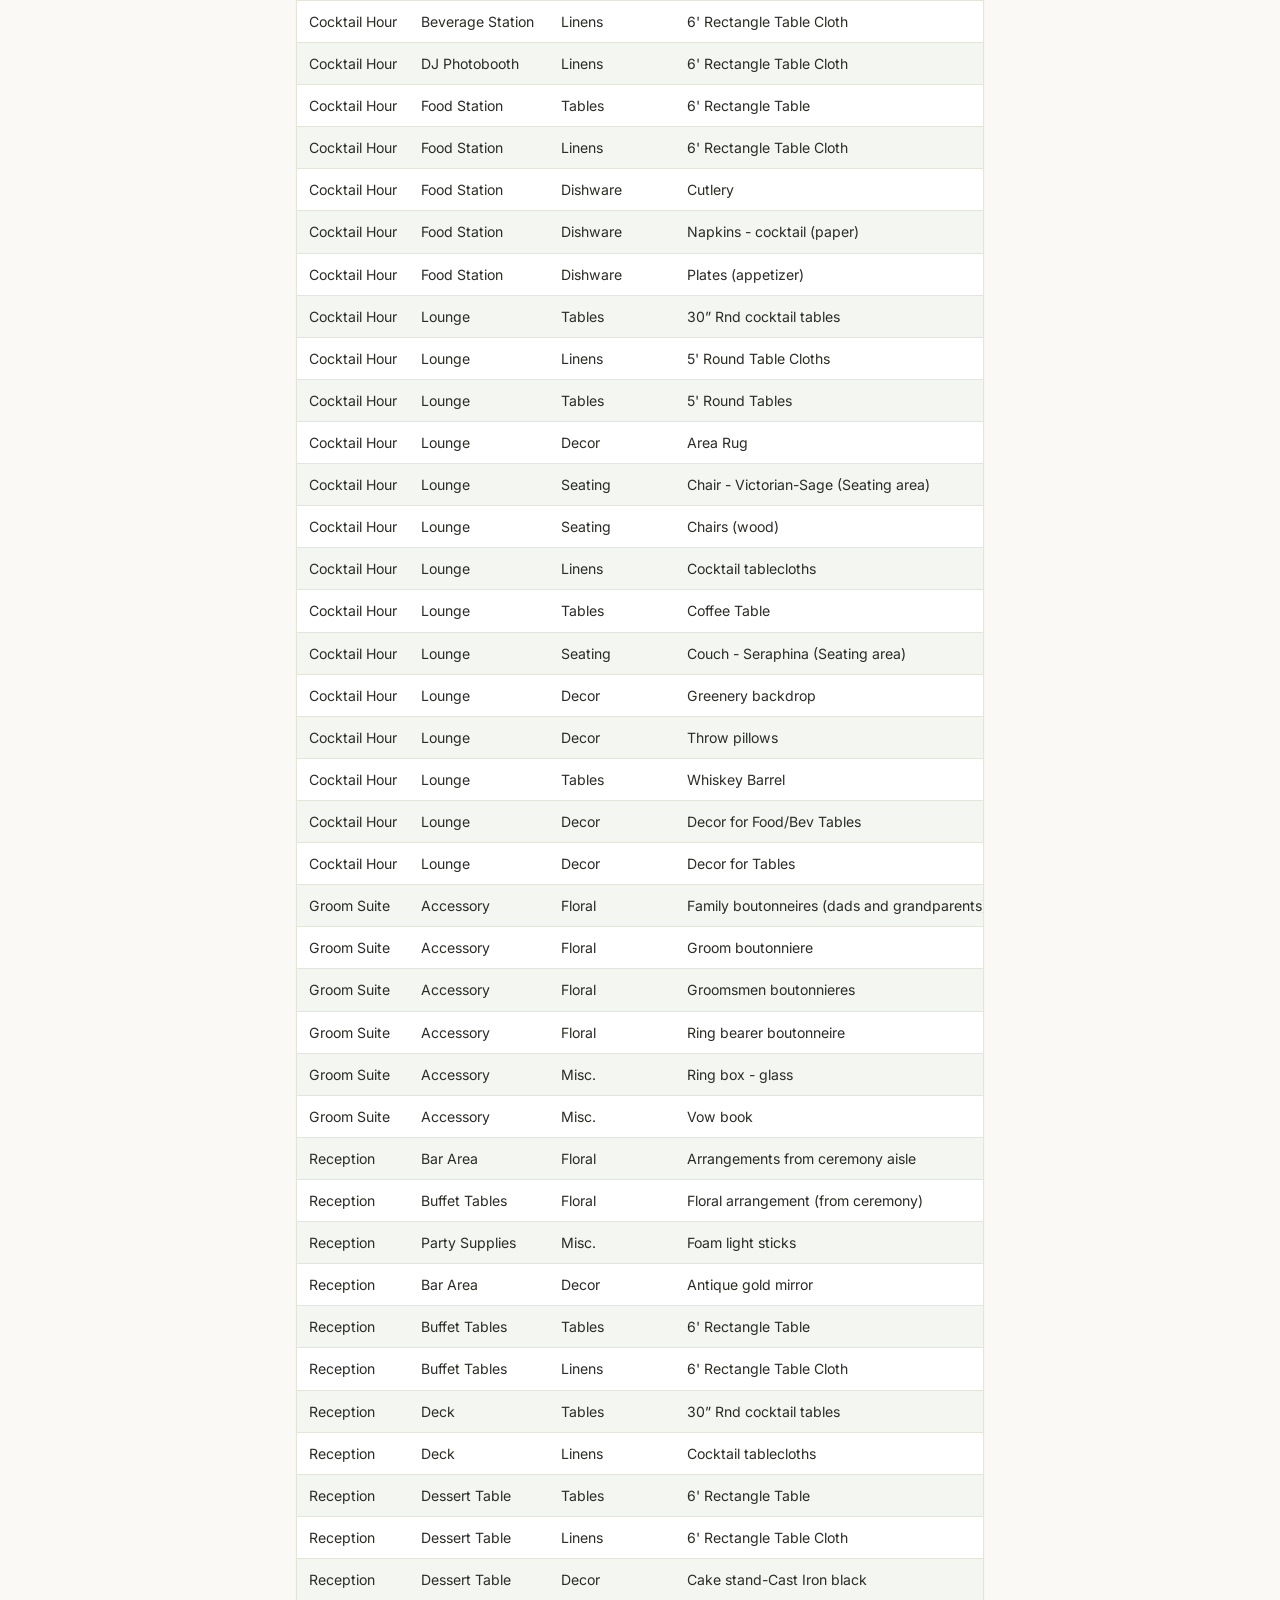
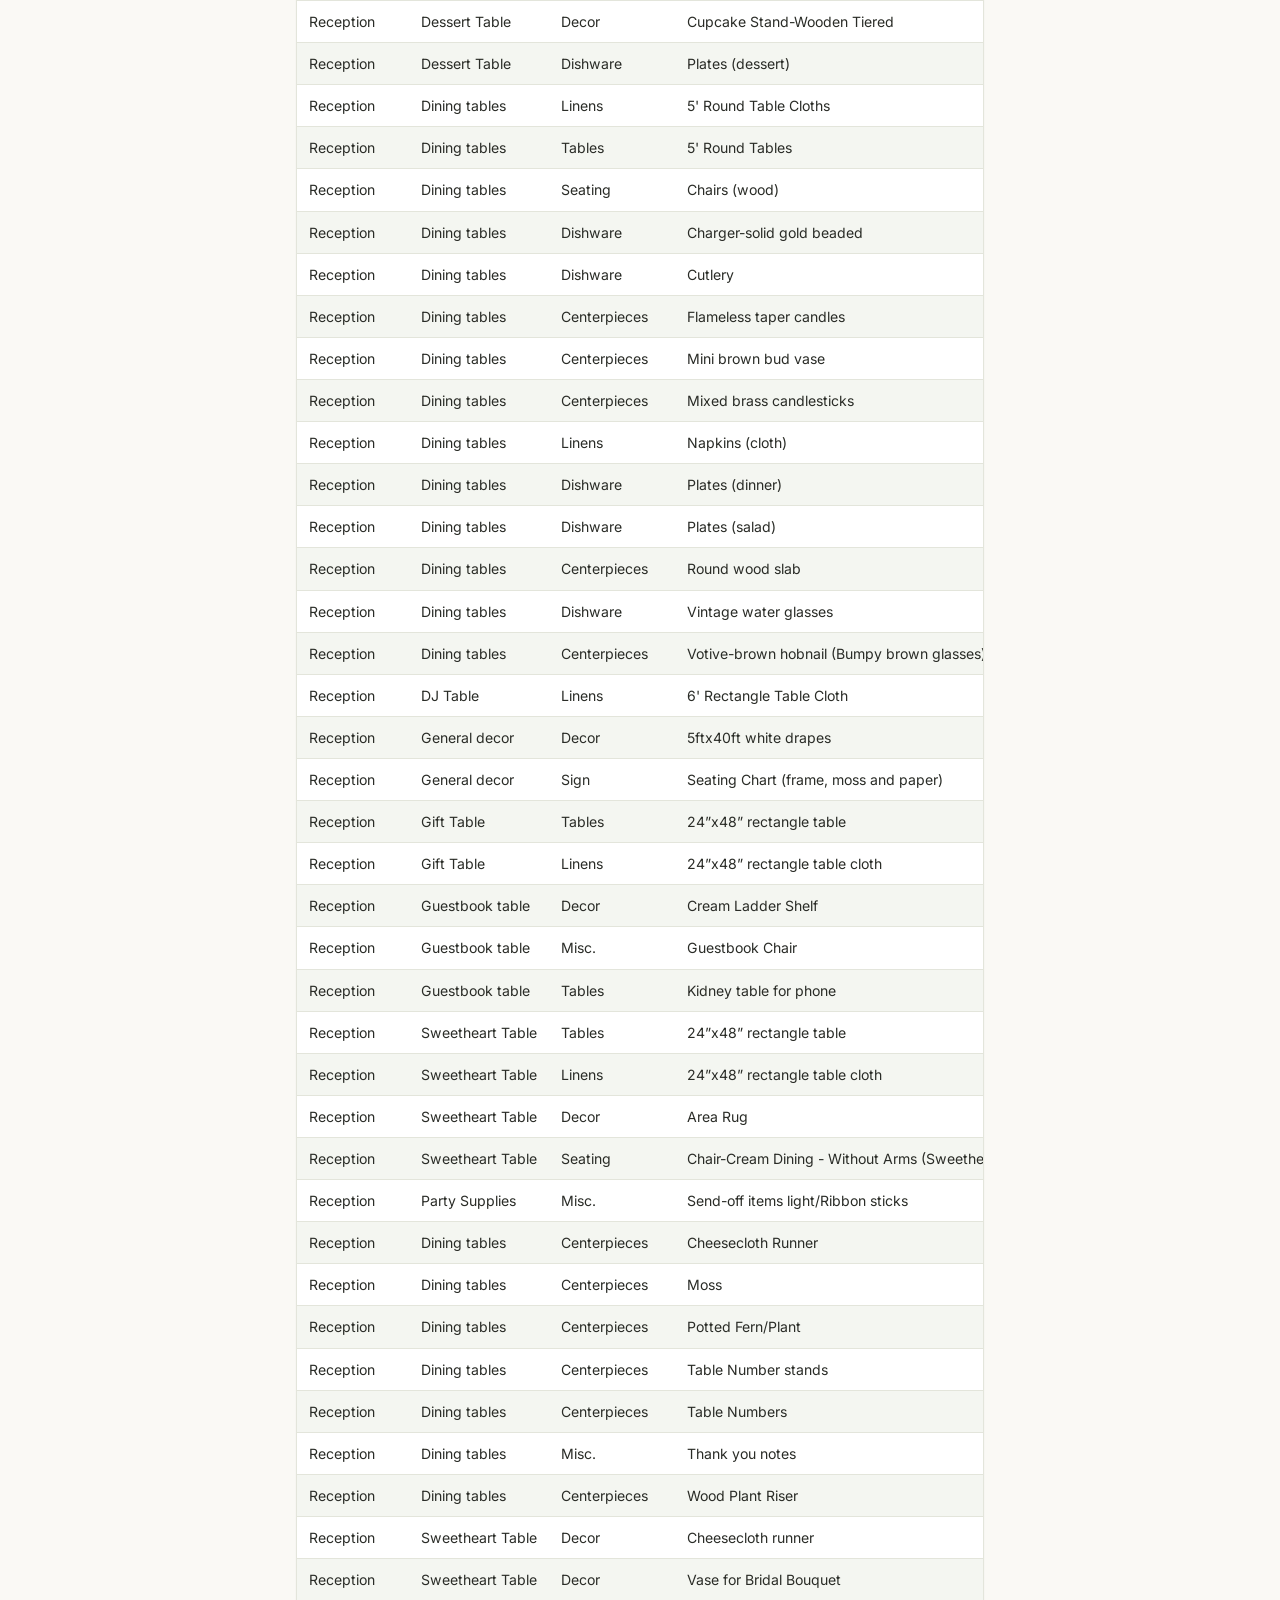
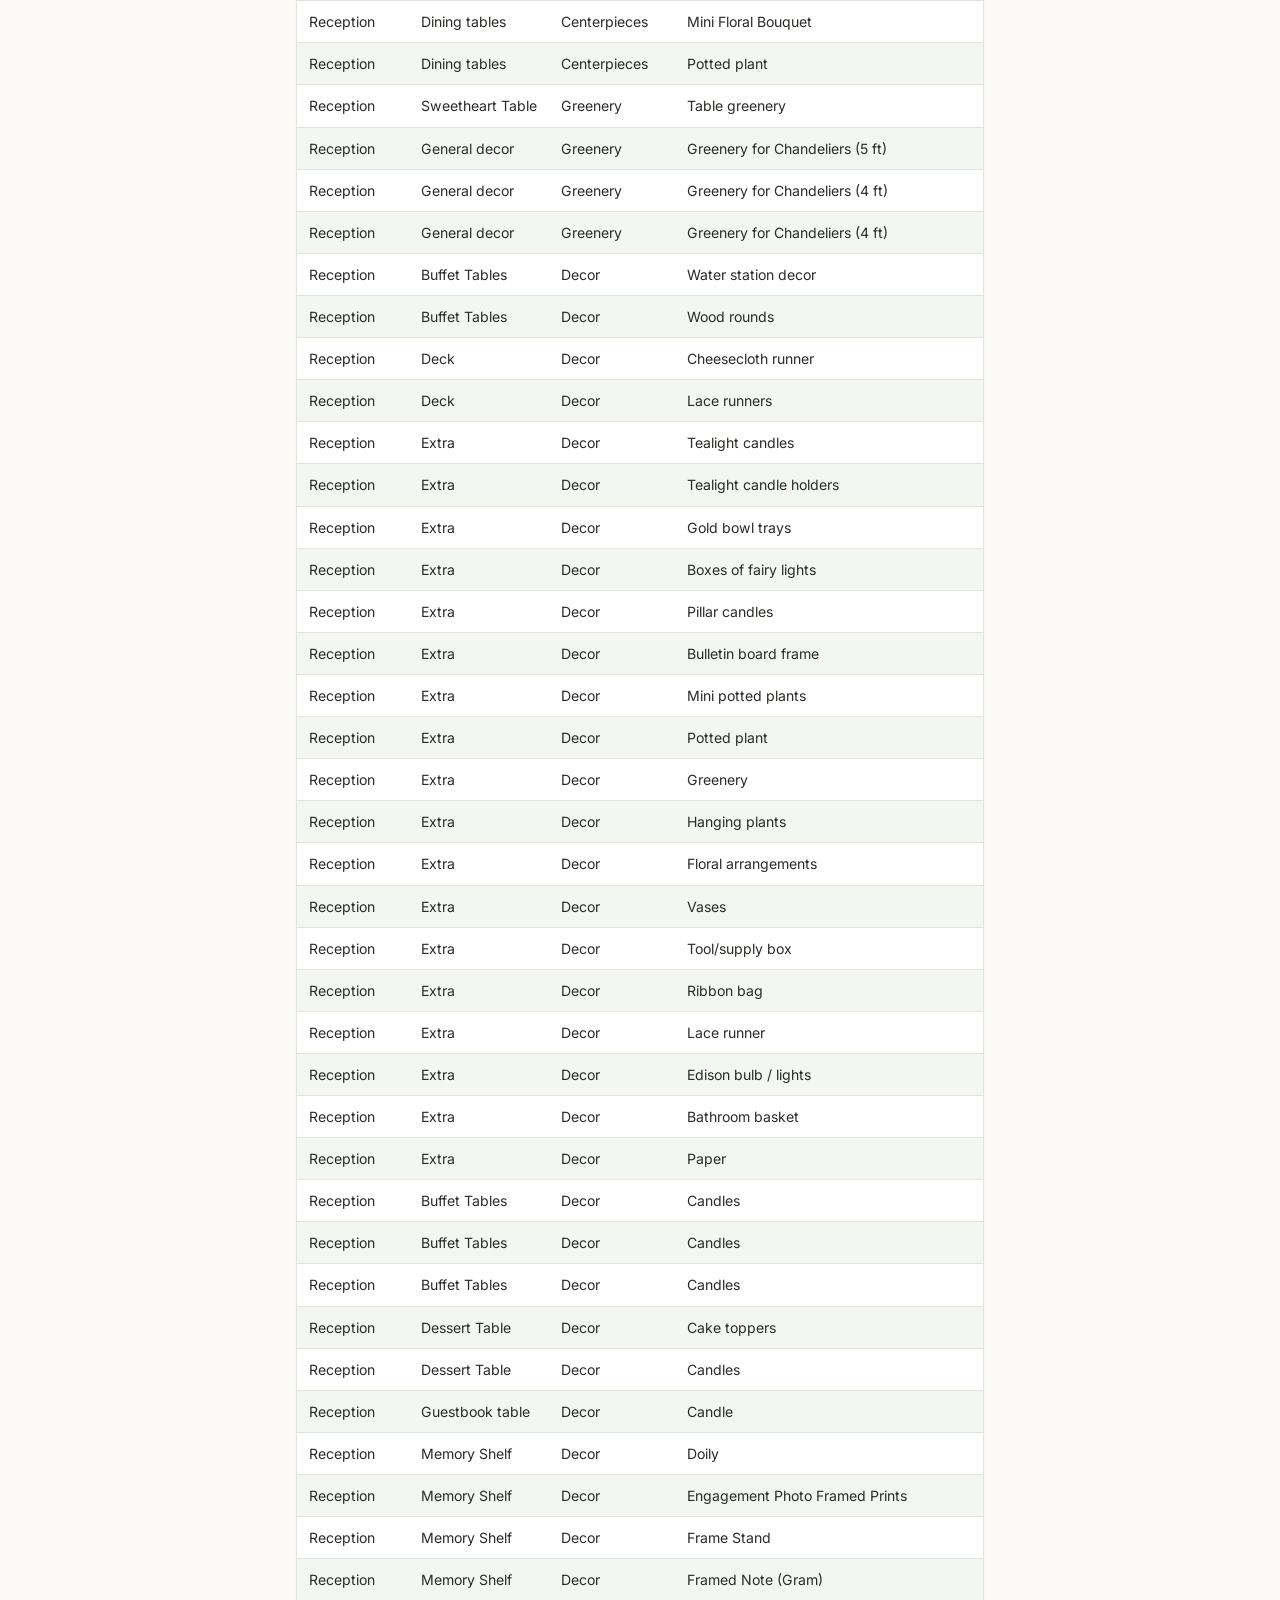
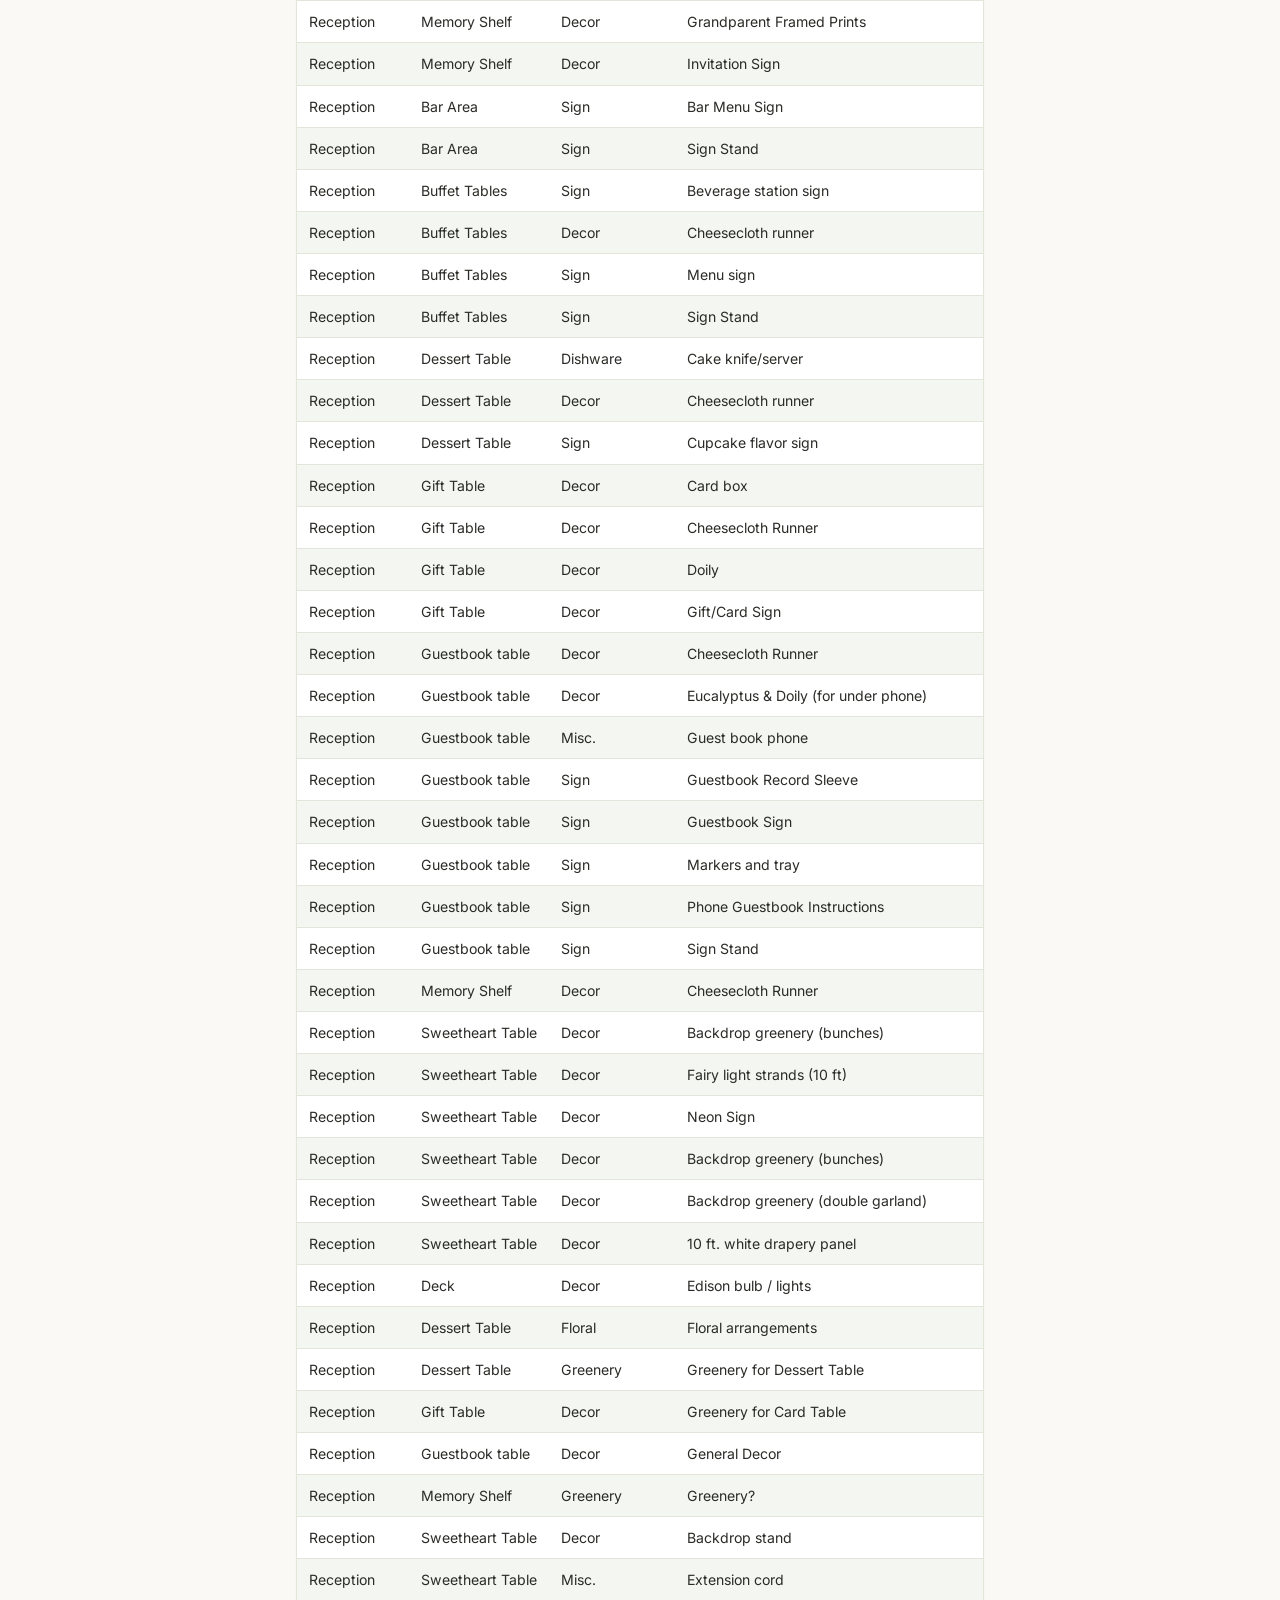
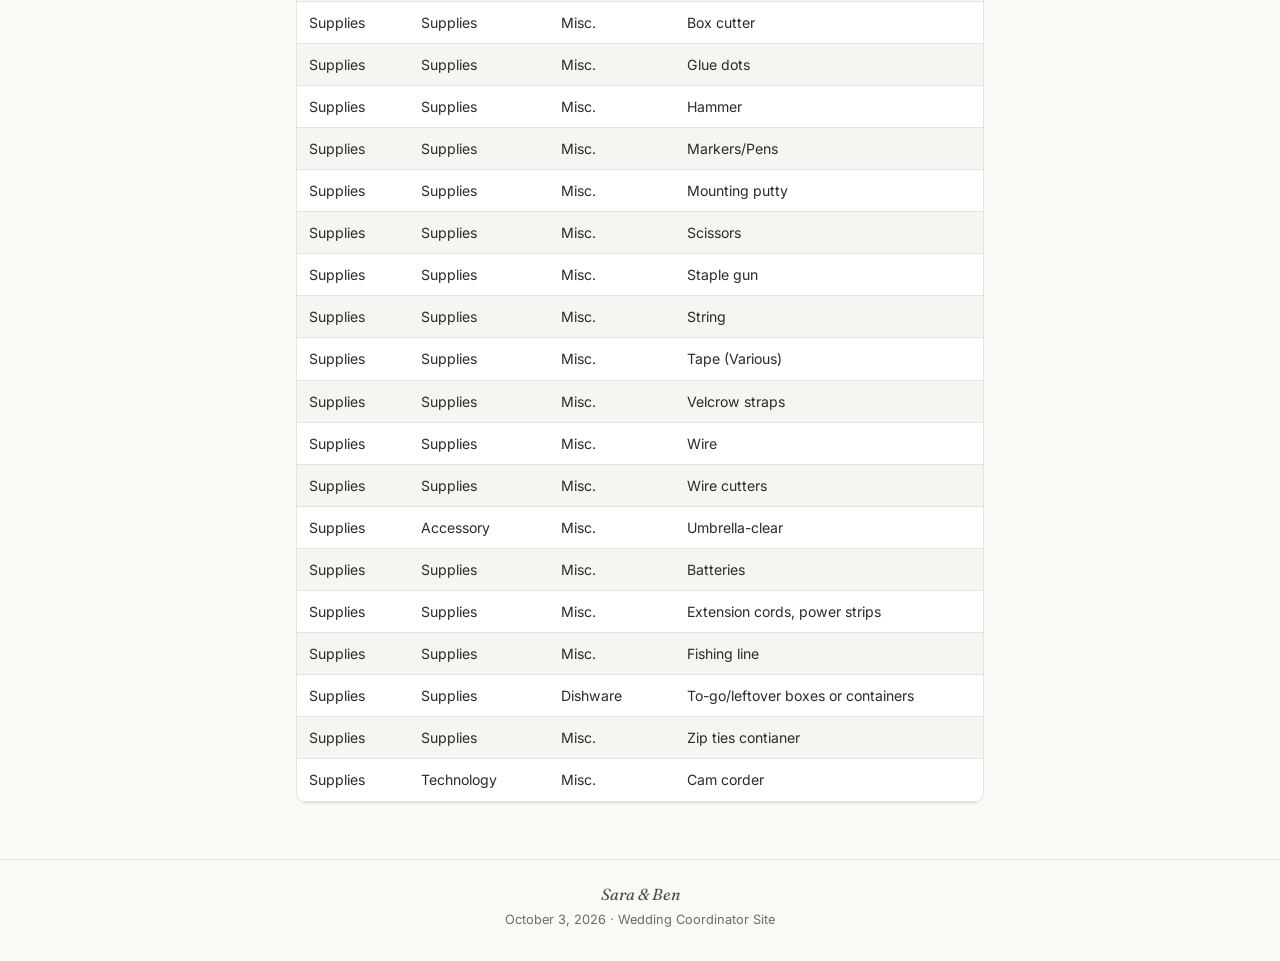
<file: inventory.html>
<!DOCTYPE html>
<html lang="en">
<head>
<meta charset="UTF-8">
<meta name="viewport" content="width=device-width, initial-scale=1.0">
<title>Inventory — Sara &amp; Ben's Wedding Plan Site</title>
<link rel="icon" href="images/logo.png">
<link rel="stylesheet" href="css/styles.css">
</head>
<body data-page="inventory.html">
<a class="skip-link" href="#main-content">Skip to content</a>
<div id="site-header-mount"></div>

<main id="main-content">
  <p class="page-kicker">Day before</p>
  <h1 class="page-title">Inventory</h1>
  <p class="page-intro">Decor and items being brought, rented, or provided by the venue, by area. Swipe the table sideways to see every column.</p>

  <div class="filter-bar">
    <button class="filter-toggle" id="inv-filter-toggle" aria-expanded="false" aria-controls="inv-filter-panel">
      <span>Filter <span class="filter-count" id="inv-filter-count">All</span></span>
      <span class="chev" aria-hidden="true">&#9662;</span>
    </button>
    <div class="filter-panel" id="inv-filter-panel">
      <div class="filter-tabs" id="inv-filter-tabs"></div>
      <div class="filter-actions">
        <button type="button" id="inv-filter-select-all">Select all</button>
        <button type="button" id="inv-filter-clear">Clear all</button>
      </div>
      <div id="inv-filter-groups"></div>
    </div>
  </div>

  <div class="table-wrap table-wrap--wide">
    <table id="inventory-table">
      <thead>
        <tr>
          <th>Area</th>
          <th>Sub-Area</th>
          <th>Sub-Category</th>
          <th>Item</th>
          <th>Amount</th>
          <th>Source</th>
          <th>Bin #</th>
        </tr>
      </thead>
      <tbody>
        <tr data-area="Bridal Suite" data-subarea="Accessory" data-subcategory="Floral" data-source="Owned" data-bin="BRIDAL SUITE - BOX 1">
          <td>Bridal Suite</td>
          <td>Accessory</td>
          <td>Floral</td>
          <td>Bridal bouquet</td>
          <td>1</td>
          <td>Owned</td>
          <td>BRIDAL SUITE - BOX 1</td>
        </tr>
        <tr data-area="Bridal Suite" data-subarea="Accessory" data-subcategory="Floral" data-source="Owned" data-bin="BRIDAL SUITE - BOX 1">
          <td>Bridal Suite</td>
          <td>Accessory</td>
          <td>Floral</td>
          <td>Bridesmaid bouquets</td>
          <td>6</td>
          <td>Owned</td>
          <td>BRIDAL SUITE - BOX 1</td>
        </tr>
        <tr data-area="Bridal Suite" data-subarea="Accessory" data-subcategory="Floral" data-source="Owned" data-bin="BRIDAL SUITE - BOX 2">
          <td>Bridal Suite</td>
          <td>Accessory</td>
          <td>Floral</td>
          <td>Family corsages (mothers &amp; grandparents)</td>
          <td>6</td>
          <td>Owned</td>
          <td>BRIDAL SUITE - BOX 2</td>
        </tr>
        <tr data-area="Bridal Suite" data-subarea="Accessory" data-subcategory="Apparel" data-source="Owned" data-bin="BRIDAL SUITE - BOX 3">
          <td>Bridal Suite</td>
          <td>Accessory</td>
          <td>Apparel</td>
          <td>Veil</td>
          <td>1</td>
          <td>Owned</td>
          <td>BRIDAL SUITE - BOX 3</td>
        </tr>
        <tr data-area="Bridal Suite" data-subarea="Accessory" data-subcategory="Apparel" data-source="Owned" data-bin="BRIDAL SUITE - BOX 3">
          <td>Bridal Suite</td>
          <td>Accessory</td>
          <td>Apparel</td>
          <td>Bridal Shoes</td>
          <td>1</td>
          <td>Owned</td>
          <td>BRIDAL SUITE - BOX 3</td>
        </tr>
        <tr data-area="Bridal Suite" data-subarea="Accessory" data-subcategory="Apparel" data-source="Owned" data-bin="BRIDAL SUITE - BOX 3">
          <td>Bridal Suite</td>
          <td>Accessory</td>
          <td>Apparel</td>
          <td>Flower Girl Headbands</td>
          <td>2</td>
          <td>Owned</td>
          <td>BRIDAL SUITE - BOX 3</td>
        </tr>
        <tr data-area="Bridal Suite" data-subarea="Accessory" data-subcategory="Misc." data-source="Owned" data-bin="BRIDAL SUITE - BOX 3">
          <td>Bridal Suite</td>
          <td>Accessory</td>
          <td>Misc.</td>
          <td>Portable fan</td>
          <td>1</td>
          <td>Owned</td>
          <td>BRIDAL SUITE - BOX 3</td>
        </tr>
        <tr data-area="Bridal Suite" data-subarea="Accessory" data-subcategory="Misc." data-source="Owned" data-bin="BRIDAL SUITE - BOX 3">
          <td>Bridal Suite</td>
          <td>Accessory</td>
          <td>Misc.</td>
          <td>Clothes hangers (for pics)</td>
          <td>10</td>
          <td>Owned</td>
          <td>BRIDAL SUITE - BOX 3</td>
        </tr>
        <tr data-area="Bridal Suite" data-subarea="Accessory" data-subcategory="Apparel" data-source="Owned" data-bin="BRIDAL SUITE - BOX 3">
          <td>Bridal Suite</td>
          <td>Accessory</td>
          <td>Apparel</td>
          <td>Bridal Jewelry</td>
          <td>1</td>
          <td>Owned</td>
          <td>BRIDAL SUITE - BOX 3</td>
        </tr>
        <tr data-area="Bridal Suite" data-subarea="Accessory" data-subcategory="Misc." data-source="Owned" data-bin="BRIDAL SUITE - BOX 3">
          <td>Bridal Suite</td>
          <td>Accessory</td>
          <td>Misc.</td>
          <td>Flower girl baskets</td>
          <td>2</td>
          <td>Owned</td>
          <td>BRIDAL SUITE - BOX 3</td>
        </tr>
        <tr data-area="Bridal Suite" data-subarea="Accessory" data-subcategory="Misc." data-source="Owned" data-bin="BRIDAL SUITE - BOX 3">
          <td>Bridal Suite</td>
          <td>Accessory</td>
          <td>Misc.</td>
          <td>Ring box - velvet</td>
          <td>1</td>
          <td>Owned</td>
          <td>BRIDAL SUITE - BOX 3</td>
        </tr>
        <tr data-area="Bridal Suite" data-subarea="Accessory" data-subcategory="Misc." data-source="Owned" data-bin="BRIDAL SUITE - BOX 3">
          <td>Bridal Suite</td>
          <td>Accessory</td>
          <td>Misc.</td>
          <td>Ring dish</td>
          <td>1</td>
          <td>Owned</td>
          <td>BRIDAL SUITE - BOX 3</td>
        </tr>
        <tr data-area="Bridal Suite" data-subarea="Accessory" data-subcategory="Misc." data-source="Owned" data-bin="BRIDAL SUITE - BOX 3">
          <td>Bridal Suite</td>
          <td>Accessory</td>
          <td>Misc.</td>
          <td>Vow book</td>
          <td>1</td>
          <td>Owned</td>
          <td>BRIDAL SUITE - BOX 3</td>
        </tr>
        <tr data-area="Bridal Suite" data-subarea="Gifts" data-subcategory="Gifts" data-source="Owned" data-bin="BRIDAL SUITE - BOX 4">
          <td>Bridal Suite</td>
          <td>Gifts</td>
          <td>Gifts</td>
          <td>Groomsmen gift bags</td>
          <td>7</td>
          <td>Owned</td>
          <td>BRIDAL SUITE - BOX 4</td>
        </tr>
        <tr data-area="Bridal Suite" data-subarea="Gifts" data-subcategory="Gifts" data-source="Owned" data-bin="BRIDAL SUITE - BOX 6">
          <td>Bridal Suite</td>
          <td>Gifts</td>
          <td>Gifts</td>
          <td>Ring bearer gifts</td>
          <td>1</td>
          <td>Owned</td>
          <td>BRIDAL SUITE - BOX 6</td>
        </tr>
        <tr data-area="Bridal Suite" data-subarea="Gifts" data-subcategory="Gifts" data-source="Owned" data-bin="BRIDAL SUITE - BOX 5">
          <td>Bridal Suite</td>
          <td>Gifts</td>
          <td>Gifts</td>
          <td>Bridesmaid gift bags</td>
          <td>6</td>
          <td>Owned</td>
          <td>BRIDAL SUITE - BOX 5</td>
        </tr>
        <tr data-area="Bridal Suite" data-subarea="Gifts" data-subcategory="Gifts" data-source="Owned" data-bin="BRIDAL SUITE - BOX 6">
          <td>Bridal Suite</td>
          <td>Gifts</td>
          <td>Gifts</td>
          <td>Flower girl gifts</td>
          <td>2</td>
          <td>Owned</td>
          <td>BRIDAL SUITE - BOX 6</td>
        </tr>
        <tr data-area="Bridal Suite" data-subarea="Gifts" data-subcategory="Gifts" data-source="Owned" data-bin="BRIDAL SUITE - BOX 6">
          <td>Bridal Suite</td>
          <td>Gifts</td>
          <td>Gifts</td>
          <td>Bride &amp; Groom Gifts</td>
          <td>2</td>
          <td>Owned</td>
          <td>BRIDAL SUITE - BOX 6</td>
        </tr>
        <tr data-area="Bridal Suite" data-subarea="Gifts" data-subcategory="Gifts" data-source="Owned" data-bin="BRIDAL SUITE - BOX 6">
          <td>Bridal Suite</td>
          <td>Gifts</td>
          <td>Gifts</td>
          <td>Thank you notes</td>
          <td>&mdash;</td>
          <td>Owned</td>
          <td>BRIDAL SUITE - BOX 6</td>
        </tr>
        <tr data-area="Bridal Suite" data-subarea="Accessory" data-subcategory="Floral" data-source="Floral Shop">
          <td>Bridal Suite</td>
          <td>Accessory</td>
          <td>Floral</td>
          <td>Flower petals</td>
          <td>50</td>
          <td>Floral Shop</td>
          <td>&mdash;</td>
        </tr>
        <tr data-area="Ceremony" data-subarea="Aisle Entrance" data-subcategory="Decor" data-source="Owned" data-bin="CEREMONY - WELCOME BOX 1">
          <td>Ceremony</td>
          <td>Aisle Entrance</td>
          <td>Decor</td>
          <td>10 ft. white drapery panel</td>
          <td>2</td>
          <td>Owned</td>
          <td>CEREMONY - WELCOME BOX 1</td>
        </tr>
        <tr data-area="Ceremony" data-subarea="Aisle Entrance" data-subcategory="Greenery" data-source="Owned" data-bin="CEREMONY - WELCOME BOX 1">
          <td>Ceremony</td>
          <td>Aisle Entrance</td>
          <td>Greenery</td>
          <td>6 ft greenery garland for arch</td>
          <td>2</td>
          <td>Owned</td>
          <td>CEREMONY - WELCOME BOX 1</td>
        </tr>
        <tr data-area="Ceremony" data-subarea="Aisle Entrance" data-subcategory="Decor" data-source="Owned" data-bin="CEREMONY - WELCOME BOX 1">
          <td>Ceremony</td>
          <td>Aisle Entrance</td>
          <td>Decor</td>
          <td>Cheesecloth runner</td>
          <td>2</td>
          <td>Owned</td>
          <td>CEREMONY - WELCOME BOX 1</td>
        </tr>
        <tr data-area="Ceremony" data-subarea="Aisle/Seating" data-subcategory="Sign" data-source="Owned" data-bin="CEREMONY - WELCOME BOX 1">
          <td>Ceremony</td>
          <td>Aisle/Seating</td>
          <td>Sign</td>
          <td>Reserved Seating signs</td>
          <td>4</td>
          <td>Owned</td>
          <td>CEREMONY - WELCOME BOX 1</td>
        </tr>
        <tr data-area="Ceremony" data-subarea="Ceremony Arch" data-subcategory="Structure" data-source="Owned" data-bin="CEREMONY - WELCOME BOX 1">
          <td>Ceremony</td>
          <td>Ceremony Arch</td>
          <td>Structure</td>
          <td>10 ft. white drapery panel</td>
          <td>3</td>
          <td>Owned</td>
          <td>CEREMONY - WELCOME BOX 1</td>
        </tr>
        <tr data-area="Ceremony" data-subarea="Ceremony Arch" data-subcategory="Decor" data-source="Owned" data-bin="CEREMONY - WELCOME BOX 1">
          <td>Ceremony</td>
          <td>Ceremony Arch</td>
          <td>Decor</td>
          <td>20 ft. Sheer drapery panel</td>
          <td>4</td>
          <td>Owned</td>
          <td>CEREMONY - WELCOME BOX 1</td>
        </tr>
        <tr data-area="Ceremony" data-subarea="Welcome area" data-subcategory="Decor" data-source="Owned" data-bin="CEREMONY - WELCOME BOX 1">
          <td>Ceremony</td>
          <td>Welcome area</td>
          <td>Decor</td>
          <td>10 ft. white drapery panel</td>
          <td>2</td>
          <td>Owned</td>
          <td>CEREMONY - WELCOME BOX 1</td>
        </tr>
        <tr data-area="Ceremony" data-subarea="Welcome area" data-subcategory="Greenery" data-source="Owned" data-bin="CEREMONY - WELCOME BOX 1">
          <td>Ceremony</td>
          <td>Welcome area</td>
          <td>Greenery</td>
          <td>6 ft greenery garland for arch</td>
          <td>2</td>
          <td>Owned</td>
          <td>CEREMONY - WELCOME BOX 1</td>
        </tr>
        <tr data-area="Ceremony" data-subarea="Welcome area" data-subcategory="Paper" data-source="Owned" data-bin="CEREMONY - WELCOME BOX 1">
          <td>Ceremony</td>
          <td>Welcome area</td>
          <td>Paper</td>
          <td>Ceremony detail cards</td>
          <td>91</td>
          <td>Owned</td>
          <td>CEREMONY - WELCOME BOX 1</td>
        </tr>
        <tr data-area="Ceremony" data-subarea="Welcome area" data-subcategory="Decor" data-source="Owned" data-bin="CEREMONY - WELCOME BOX 1">
          <td>Ceremony</td>
          <td>Welcome area</td>
          <td>Decor</td>
          <td>Cheesecloth runner</td>
          <td>5</td>
          <td>Owned</td>
          <td>CEREMONY - WELCOME BOX 1</td>
        </tr>
        <tr data-area="Ceremony" data-subarea="Welcome area" data-subcategory="Decor" data-source="Owned" data-bin="CEREMONY - WELCOME BOX 1">
          <td>Ceremony</td>
          <td>Welcome area</td>
          <td>Decor</td>
          <td>Gold bowl for paper</td>
          <td>1</td>
          <td>Owned</td>
          <td>CEREMONY - WELCOME BOX 1</td>
        </tr>
        <tr data-area="Ceremony" data-subarea="Welcome area" data-subcategory="Decor" data-source="Owned" data-bin="CEREMONY - WELCOME BOX 1">
          <td>Ceremony</td>
          <td>Welcome area</td>
          <td>Decor</td>
          <td>Gold lantern</td>
          <td>1</td>
          <td>Owned</td>
          <td>CEREMONY - WELCOME BOX 1</td>
        </tr>
        <tr data-area="Ceremony" data-subarea="Ceremony Arch" data-subcategory="Floral" data-source="Owned" data-bin="CEREMONY - WELCOME BOX 2">
          <td>Ceremony</td>
          <td>Ceremony Arch</td>
          <td>Floral</td>
          <td>Floral arrangements - arch</td>
          <td>2</td>
          <td>Owned</td>
          <td>CEREMONY - WELCOME BOX 2</td>
        </tr>
        <tr data-area="Ceremony" data-subarea="Ceremony Arch" data-subcategory="Floral" data-source="Owned" data-bin="CEREMONY - WELCOME BOX 3">
          <td>Ceremony</td>
          <td>Ceremony Arch</td>
          <td>Floral</td>
          <td>Floral arrangements - arch base</td>
          <td>2</td>
          <td>Owned</td>
          <td>CEREMONY - WELCOME BOX 3</td>
        </tr>
        <tr data-area="Ceremony" data-subarea="Aisle/Seating" data-subcategory="Floral" data-source="Owned" data-bin="CEREMONY - WELCOME BOX 4">
          <td>Ceremony</td>
          <td>Aisle/Seating</td>
          <td>Floral</td>
          <td>Aisle floral arrangements</td>
          <td>6</td>
          <td>Owned</td>
          <td>CEREMONY - WELCOME BOX 4</td>
        </tr>
        <tr data-area="Ceremony" data-subarea="Aisle Entrance" data-subcategory="Floral" data-source="Owned" data-bin="CEREMONY - WELCOME BOX 5">
          <td>Ceremony</td>
          <td>Aisle Entrance</td>
          <td>Floral</td>
          <td>Floral arrangement for barrels</td>
          <td>1</td>
          <td>Owned</td>
          <td>CEREMONY - WELCOME BOX 5</td>
        </tr>
        <tr data-area="Ceremony" data-subarea="Aisle/Seating" data-subcategory="Decor" data-source="Owned" data-bin="CEREMONY - WELCOME BOX 5">
          <td>Ceremony</td>
          <td>Aisle/Seating</td>
          <td>Decor</td>
          <td>Lace runners</td>
          <td>4</td>
          <td>Owned</td>
          <td>CEREMONY - WELCOME BOX 5</td>
        </tr>
        <tr data-area="Ceremony" data-subarea="Aisle Entrance" data-subcategory="Floral" data-source="Owned" data-bin="CEREMONY - WELCOME BOX 6">
          <td>Ceremony</td>
          <td>Aisle Entrance</td>
          <td>Floral</td>
          <td>Floral arrangement for barrels</td>
          <td>1</td>
          <td>Owned</td>
          <td>CEREMONY - WELCOME BOX 6</td>
        </tr>
        <tr data-area="Ceremony" data-subarea="Aisle/Seating" data-subcategory="Decor" data-source="Owned" data-bin="CEREMONY - WELCOME BOX 6">
          <td>Ceremony</td>
          <td>Aisle/Seating</td>
          <td>Decor</td>
          <td>Lace runners</td>
          <td>2</td>
          <td>Owned</td>
          <td>CEREMONY - WELCOME BOX 6</td>
        </tr>
        <tr data-area="Ceremony" data-subarea="Welcome area" data-subcategory="Floral" data-source="Owned" data-bin="CEREMONY - WELCOME BOX 7">
          <td>Ceremony</td>
          <td>Welcome area</td>
          <td>Floral</td>
          <td>Floral arrangement for barrels</td>
          <td>1</td>
          <td>Owned</td>
          <td>CEREMONY - WELCOME BOX 7</td>
        </tr>
        <tr data-area="Ceremony" data-subarea="Ceremony Arch" data-subcategory="Greenery" data-source="Owned" data-bin="CEREMONY - WELCOME BOX 8">
          <td>Ceremony</td>
          <td>Ceremony Arch</td>
          <td>Greenery</td>
          <td>Wisteria garland</td>
          <td>2</td>
          <td>Owned</td>
          <td>CEREMONY - WELCOME BOX 8</td>
        </tr>
        <tr data-area="Ceremony" data-subarea="Aisle Entrance" data-subcategory="Structure" data-source="Bella Vista">
          <td>Ceremony</td>
          <td>Aisle Entrance</td>
          <td>Structure</td>
          <td>Arch - Wood</td>
          <td>1</td>
          <td>Bella Vista</td>
          <td>&mdash;</td>
        </tr>
        <tr data-area="Ceremony" data-subarea="Aisle Entrance" data-subcategory="Greenery" data-source="Owned">
          <td>Ceremony</td>
          <td>Aisle Entrance</td>
          <td>Greenery</td>
          <td>Greenery for window sign</td>
          <td>1</td>
          <td>Owned</td>
          <td>&mdash;</td>
        </tr>
        <tr data-area="Ceremony" data-subarea="Aisle Entrance" data-subcategory="Decor" data-source="Something Borrowed">
          <td>Ceremony</td>
          <td>Aisle Entrance</td>
          <td>Decor</td>
          <td>Lantern - Black modern metal (s, m, l)</td>
          <td>3</td>
          <td>Something Borrowed</td>
          <td>&mdash;</td>
        </tr>
        <tr data-area="Ceremony" data-subarea="Aisle Entrance" data-subcategory="Tables" data-source="Bella Vista">
          <td>Ceremony</td>
          <td>Aisle Entrance</td>
          <td>Tables</td>
          <td>Whiskey Barrel</td>
          <td>2</td>
          <td>Bella Vista</td>
          <td>&mdash;</td>
        </tr>
        <tr data-area="Ceremony" data-subarea="Aisle Entrance" data-subcategory="Sign" data-source="Owned">
          <td>Ceremony</td>
          <td>Aisle Entrance</td>
          <td>Sign</td>
          <td>Window seating sign</td>
          <td>1</td>
          <td>Owned</td>
          <td>&mdash;</td>
        </tr>
        <tr data-area="Ceremony" data-subarea="Aisle/Seating" data-subcategory="Seating" data-source="Bella Vista">
          <td>Ceremony</td>
          <td>Aisle/Seating</td>
          <td>Seating</td>
          <td>Chairs (white)</td>
          <td>94</td>
          <td>Bella Vista</td>
          <td>&mdash;</td>
        </tr>
        <tr data-area="Ceremony" data-subarea="Ceremony Arch" data-subcategory="Structure" data-source="Something Borrowed">
          <td>Ceremony</td>
          <td>Ceremony Arch</td>
          <td>Structure</td>
          <td>Arch-Double Chapel</td>
          <td>1</td>
          <td>Something Borrowed</td>
          <td>&mdash;</td>
        </tr>
        <tr data-area="Ceremony" data-subarea="Welcome area" data-subcategory="Structure" data-source="Bella Vista">
          <td>Ceremony</td>
          <td>Welcome area</td>
          <td>Structure</td>
          <td>Arch - Wood</td>
          <td>1</td>
          <td>Bella Vista</td>
          <td>&mdash;</td>
        </tr>
        <tr data-area="Ceremony" data-subarea="Welcome area" data-subcategory="Decor" data-source="Owned">
          <td>Ceremony</td>
          <td>Welcome area</td>
          <td>Decor</td>
          <td>Easel for Welcome Sign</td>
          <td>1</td>
          <td>Owned</td>
          <td>&mdash;</td>
        </tr>
        <tr data-area="Ceremony" data-subarea="Welcome area" data-subcategory="Floral" data-source="Pam B.">
          <td>Ceremony</td>
          <td>Welcome area</td>
          <td>Floral</td>
          <td>Large ferns</td>
          <td>2</td>
          <td>Pam B.</td>
          <td>&mdash;</td>
        </tr>
        <tr data-area="Ceremony" data-subarea="Welcome area" data-subcategory="Sign" data-source="Owned">
          <td>Ceremony</td>
          <td>Welcome area</td>
          <td>Sign</td>
          <td>Welcome Sign (Faux Stained Glass)</td>
          <td>1</td>
          <td>Owned</td>
          <td>&mdash;</td>
        </tr>
        <tr data-area="Ceremony" data-subarea="Welcome area" data-subcategory="Tables" data-source="Bella Vista">
          <td>Ceremony</td>
          <td>Welcome area</td>
          <td>Tables</td>
          <td>Whiskey Barrel</td>
          <td>5</td>
          <td>Bella Vista</td>
          <td>&mdash;</td>
        </tr>
        <tr data-area="Ceremony" data-subarea="Aisle/Seating" data-subcategory="Floral" data-source="Floral Shop">
          <td>Ceremony</td>
          <td>Aisle/Seating</td>
          <td>Floral</td>
          <td>White Rose Petals</td>
          <td>150</td>
          <td>Floral Shop</td>
          <td>&mdash;</td>
        </tr>
        <tr data-area="Cocktail Hour" data-subarea="Beverage Station" data-subcategory="Sign" data-source="Owned" data-bin="LOWER BARN - COCKTAIL AREA BOX 1">
          <td>Cocktail Hour</td>
          <td>Beverage Station</td>
          <td>Sign</td>
          <td>Beverage Station Sign</td>
          <td>1</td>
          <td>Owned</td>
          <td>LOWER BARN - COCKTAIL AREA BOX 1</td>
        </tr>
        <tr data-area="Cocktail Hour" data-subarea="Beverage Station" data-subcategory="Decor" data-source="Owned" data-bin="LOWER BARN - COCKTAIL AREA BOX 1">
          <td>Cocktail Hour</td>
          <td>Beverage Station</td>
          <td>Decor</td>
          <td>Cheesecloth runner</td>
          <td>1</td>
          <td>Owned</td>
          <td>LOWER BARN - COCKTAIL AREA BOX 1</td>
        </tr>
        <tr data-area="Cocktail Hour" data-subarea="Food Station" data-subcategory="Decor" data-source="Owned" data-bin="LOWER BARN - COCKTAIL AREA BOX 1">
          <td>Cocktail Hour</td>
          <td>Food Station</td>
          <td>Decor</td>
          <td>Cheesecloth runner</td>
          <td>1</td>
          <td>Owned</td>
          <td>LOWER BARN - COCKTAIL AREA BOX 1</td>
        </tr>
        <tr data-area="Cocktail Hour" data-subarea="Food Station" data-subcategory="Sign" data-source="Owned" data-bin="LOWER BARN - COCKTAIL AREA BOX 1">
          <td>Cocktail Hour</td>
          <td>Food Station</td>
          <td>Sign</td>
          <td>Hors d’oeuvres Sign</td>
          <td>1</td>
          <td>Owned</td>
          <td>LOWER BARN - COCKTAIL AREA BOX 1</td>
        </tr>
        <tr data-area="Cocktail Hour" data-subarea="Lounge" data-subcategory="Decor" data-source="Owned" data-bin="LOWER BARN - COCKTAIL AREA BOX 1">
          <td>Cocktail Hour</td>
          <td>Lounge</td>
          <td>Decor</td>
          <td>Cheesecloth runner</td>
          <td>14</td>
          <td>Owned</td>
          <td>LOWER BARN - COCKTAIL AREA BOX 1</td>
        </tr>
        <tr data-area="Cocktail Hour" data-subarea="Lounge" data-subcategory="Decor" data-source="Owned" data-bin="LOWER BARN - COCKTAIL AREA BOX 1">
          <td>Cocktail Hour</td>
          <td>Lounge</td>
          <td>Decor</td>
          <td>Floral arrangement for barrels</td>
          <td>3</td>
          <td>Owned</td>
          <td>LOWER BARN - COCKTAIL AREA BOX 1</td>
        </tr>
        <tr data-area="Cocktail Hour" data-subarea="Lounge" data-subcategory="Decor" data-source="Owned" data-bin="LOWER BARN - COCKTAIL AREA BOX 1">
          <td>Cocktail Hour</td>
          <td>Lounge</td>
          <td>Decor</td>
          <td>Pillar candles for barrels</td>
          <td>6</td>
          <td>Owned</td>
          <td>LOWER BARN - COCKTAIL AREA BOX 1</td>
        </tr>
        <tr data-area="Cocktail Hour" data-subarea="Lounge" data-subcategory="Decor" data-source="Owned" data-bin="LOWER BARN - COCKTAIL AREA BOX 1">
          <td>Cocktail Hour</td>
          <td>Lounge</td>
          <td>Decor</td>
          <td>Floral arrangement for coffee table</td>
          <td>1</td>
          <td>Owned</td>
          <td>LOWER BARN - COCKTAIL AREA BOX 1</td>
        </tr>
        <tr data-area="Cocktail Hour" data-subarea="Lounge" data-subcategory="Decor" data-source="Owned" data-bin="LOWER BARN - COCKTAIL AREA BOX 1">
          <td>Cocktail Hour</td>
          <td>Lounge</td>
          <td>Decor</td>
          <td>Moss brick</td>
          <td>1</td>
          <td>Owned</td>
          <td>LOWER BARN - COCKTAIL AREA BOX 1</td>
        </tr>
        <tr data-area="Cocktail Hour" data-subarea="Lounge" data-subcategory="Misc." data-source="Owned" data-bin="LOWER BARN - COCKTAIL AREA BOX 1">
          <td>Cocktail Hour</td>
          <td>Lounge</td>
          <td>Misc.</td>
          <td>While You Wait Cards</td>
          <td>24</td>
          <td>Owned</td>
          <td>LOWER BARN - COCKTAIL AREA BOX 1</td>
        </tr>
        <tr data-area="Cocktail Hour" data-subarea="Bar Area" data-subcategory="Tables" data-source="Bella Vista">
          <td>Cocktail Hour</td>
          <td>Bar Area</td>
          <td>Tables</td>
          <td>6&#x27; Rectangle table</td>
          <td>2</td>
          <td>Bella Vista</td>
          <td>&mdash;</td>
        </tr>
        <tr data-area="Cocktail Hour" data-subarea="Bar Area" data-subcategory="Linens" data-source="Jefferson&#x27;s Rentals">
          <td>Cocktail Hour</td>
          <td>Bar Area</td>
          <td>Linens</td>
          <td>6&#x27; Rectangle Table Cloth</td>
          <td>2</td>
          <td>Jefferson&#x27;s Rentals</td>
          <td>&mdash;</td>
        </tr>
        <tr data-area="Cocktail Hour" data-subarea="Beverage Station" data-subcategory="Dishware" data-source="Leiters&#x27; Fine Catering Inc.">
          <td>Cocktail Hour</td>
          <td>Beverage Station</td>
          <td>Dishware</td>
          <td>10 oz disposable cups</td>
          <td>109</td>
          <td>Leiters&#x27; Fine Catering Inc.</td>
          <td>&mdash;</td>
        </tr>
        <tr data-area="Cocktail Hour" data-subarea="Beverage Station" data-subcategory="Tables" data-source="Bella Vista">
          <td>Cocktail Hour</td>
          <td>Beverage Station</td>
          <td>Tables</td>
          <td>6&#x27; Rectangle table</td>
          <td>1</td>
          <td>Bella Vista</td>
          <td>&mdash;</td>
        </tr>
        <tr data-area="Cocktail Hour" data-subarea="Beverage Station" data-subcategory="Linens" data-source="Jefferson&#x27;s Rentals">
          <td>Cocktail Hour</td>
          <td>Beverage Station</td>
          <td>Linens</td>
          <td>6&#x27; Rectangle Table Cloth</td>
          <td>1</td>
          <td>Jefferson&#x27;s Rentals</td>
          <td>&mdash;</td>
        </tr>
        <tr data-area="Cocktail Hour" data-subarea="DJ Photobooth" data-subcategory="Linens" data-source="Jefferson&#x27;s Rentals">
          <td>Cocktail Hour</td>
          <td>DJ Photobooth</td>
          <td>Linens</td>
          <td>6&#x27; Rectangle Table Cloth</td>
          <td>1</td>
          <td>Jefferson&#x27;s Rentals</td>
          <td>&mdash;</td>
        </tr>
        <tr data-area="Cocktail Hour" data-subarea="Food Station" data-subcategory="Tables" data-source="Bella Vista">
          <td>Cocktail Hour</td>
          <td>Food Station</td>
          <td>Tables</td>
          <td>6&#x27; Rectangle Table</td>
          <td>1</td>
          <td>Bella Vista</td>
          <td>&mdash;</td>
        </tr>
        <tr data-area="Cocktail Hour" data-subarea="Food Station" data-subcategory="Linens" data-source="Jefferson&#x27;s Rentals">
          <td>Cocktail Hour</td>
          <td>Food Station</td>
          <td>Linens</td>
          <td>6&#x27; Rectangle Table Cloth</td>
          <td>1</td>
          <td>Jefferson&#x27;s Rentals</td>
          <td>&mdash;</td>
        </tr>
        <tr data-area="Cocktail Hour" data-subarea="Food Station" data-subcategory="Dishware" data-source="Leiters&#x27; Fine Catering Inc.">
          <td>Cocktail Hour</td>
          <td>Food Station</td>
          <td>Dishware</td>
          <td>Cutlery</td>
          <td>109</td>
          <td>Leiters&#x27; Fine Catering Inc.</td>
          <td>&mdash;</td>
        </tr>
        <tr data-area="Cocktail Hour" data-subarea="Food Station" data-subcategory="Dishware" data-source="Leiters&#x27; Fine Catering Inc.">
          <td>Cocktail Hour</td>
          <td>Food Station</td>
          <td>Dishware</td>
          <td>Napkins - cocktail (paper)</td>
          <td>109</td>
          <td>Leiters&#x27; Fine Catering Inc.</td>
          <td>&mdash;</td>
        </tr>
        <tr data-area="Cocktail Hour" data-subarea="Food Station" data-subcategory="Dishware" data-source="Leiters&#x27; Fine Catering Inc.">
          <td>Cocktail Hour</td>
          <td>Food Station</td>
          <td>Dishware</td>
          <td>Plates (appetizer)</td>
          <td>109</td>
          <td>Leiters&#x27; Fine Catering Inc.</td>
          <td>&mdash;</td>
        </tr>
        <tr data-area="Cocktail Hour" data-subarea="Lounge" data-subcategory="Tables" data-source="Bella Vista">
          <td>Cocktail Hour</td>
          <td>Lounge</td>
          <td>Tables</td>
          <td>30” Rnd cocktail tables</td>
          <td>8</td>
          <td>Bella Vista</td>
          <td>&mdash;</td>
        </tr>
        <tr data-area="Cocktail Hour" data-subarea="Lounge" data-subcategory="Linens" data-source="Jefferson&#x27;s Rentals">
          <td>Cocktail Hour</td>
          <td>Lounge</td>
          <td>Linens</td>
          <td>5&#x27; Round Table Cloths</td>
          <td>3</td>
          <td>Jefferson&#x27;s Rentals</td>
          <td>&mdash;</td>
        </tr>
        <tr data-area="Cocktail Hour" data-subarea="Lounge" data-subcategory="Tables" data-source="Bella Vista">
          <td>Cocktail Hour</td>
          <td>Lounge</td>
          <td>Tables</td>
          <td>5&#x27; Round Tables</td>
          <td>3</td>
          <td>Bella Vista</td>
          <td>&mdash;</td>
        </tr>
        <tr data-area="Cocktail Hour" data-subarea="Lounge" data-subcategory="Decor" data-source="Owned">
          <td>Cocktail Hour</td>
          <td>Lounge</td>
          <td>Decor</td>
          <td>Area Rug</td>
          <td>1</td>
          <td>Owned</td>
          <td>&mdash;</td>
        </tr>
        <tr data-area="Cocktail Hour" data-subarea="Lounge" data-subcategory="Seating" data-source="Something Borrowed">
          <td>Cocktail Hour</td>
          <td>Lounge</td>
          <td>Seating</td>
          <td>Chair - Victorian-Sage (Seating area)</td>
          <td>2</td>
          <td>Something Borrowed</td>
          <td>&mdash;</td>
        </tr>
        <tr data-area="Cocktail Hour" data-subarea="Lounge" data-subcategory="Seating" data-source="Bella Vista">
          <td>Cocktail Hour</td>
          <td>Lounge</td>
          <td>Seating</td>
          <td>Chairs (wood)</td>
          <td>18</td>
          <td>Bella Vista</td>
          <td>&mdash;</td>
        </tr>
        <tr data-area="Cocktail Hour" data-subarea="Lounge" data-subcategory="Linens" data-source="Jefferson&#x27;s Rentals">
          <td>Cocktail Hour</td>
          <td>Lounge</td>
          <td>Linens</td>
          <td>Cocktail tablecloths</td>
          <td>8</td>
          <td>Jefferson&#x27;s Rentals</td>
          <td>&mdash;</td>
        </tr>
        <tr data-area="Cocktail Hour" data-subarea="Lounge" data-subcategory="Tables" data-source="Something Borrowed">
          <td>Cocktail Hour</td>
          <td>Lounge</td>
          <td>Tables</td>
          <td>Coffee Table</td>
          <td>1</td>
          <td>Something Borrowed</td>
          <td>&mdash;</td>
        </tr>
        <tr data-area="Cocktail Hour" data-subarea="Lounge" data-subcategory="Seating" data-source="Something Borrowed">
          <td>Cocktail Hour</td>
          <td>Lounge</td>
          <td>Seating</td>
          <td>Couch - Seraphina (Seating area)</td>
          <td>1</td>
          <td>Something Borrowed</td>
          <td>&mdash;</td>
        </tr>
        <tr data-area="Cocktail Hour" data-subarea="Lounge" data-subcategory="Decor" data-source="Something Borrowed">
          <td>Cocktail Hour</td>
          <td>Lounge</td>
          <td>Decor</td>
          <td>Greenery backdrop</td>
          <td>1</td>
          <td>Something Borrowed</td>
          <td>&mdash;</td>
        </tr>
        <tr data-area="Cocktail Hour" data-subarea="Lounge" data-subcategory="Decor" data-source="Pam B.">
          <td>Cocktail Hour</td>
          <td>Lounge</td>
          <td>Decor</td>
          <td>Throw pillows</td>
          <td>2</td>
          <td>Pam B.</td>
          <td>&mdash;</td>
        </tr>
        <tr data-area="Cocktail Hour" data-subarea="Lounge" data-subcategory="Tables" data-source="Bella Vista">
          <td>Cocktail Hour</td>
          <td>Lounge</td>
          <td>Tables</td>
          <td>Whiskey Barrel</td>
          <td>3</td>
          <td>Bella Vista</td>
          <td>&mdash;</td>
        </tr>
        <tr data-area="Cocktail Hour" data-subarea="Lounge" data-subcategory="Decor" data-source="Owned">
          <td>Cocktail Hour</td>
          <td>Lounge</td>
          <td>Decor</td>
          <td>Decor for Food/Bev Tables</td>
          <td>&mdash;</td>
          <td>Owned</td>
          <td>&mdash;</td>
        </tr>
        <tr data-area="Cocktail Hour" data-subarea="Lounge" data-subcategory="Decor" data-source="Owned">
          <td>Cocktail Hour</td>
          <td>Lounge</td>
          <td>Decor</td>
          <td>Decor for Tables</td>
          <td>&mdash;</td>
          <td>Owned</td>
          <td>&mdash;</td>
        </tr>
        <tr data-area="Groom Suite" data-subarea="Accessory" data-subcategory="Floral" data-source="Owned" data-bin="BRIDAL SUITE - BOX 2">
          <td>Groom Suite</td>
          <td>Accessory</td>
          <td>Floral</td>
          <td>Family boutonneires (dads and grandparents)</td>
          <td>4</td>
          <td>Owned</td>
          <td>BRIDAL SUITE - BOX 2</td>
        </tr>
        <tr data-area="Groom Suite" data-subarea="Accessory" data-subcategory="Floral" data-source="Owned" data-bin="BRIDAL SUITE - BOX 2">
          <td>Groom Suite</td>
          <td>Accessory</td>
          <td>Floral</td>
          <td>Groom boutonniere</td>
          <td>1</td>
          <td>Owned</td>
          <td>BRIDAL SUITE - BOX 2</td>
        </tr>
        <tr data-area="Groom Suite" data-subarea="Accessory" data-subcategory="Floral" data-source="Owned" data-bin="BRIDAL SUITE - BOX 2">
          <td>Groom Suite</td>
          <td>Accessory</td>
          <td>Floral</td>
          <td>Groomsmen boutonnieres</td>
          <td>7</td>
          <td>Owned</td>
          <td>BRIDAL SUITE - BOX 2</td>
        </tr>
        <tr data-area="Groom Suite" data-subarea="Accessory" data-subcategory="Floral" data-source="Owned" data-bin="BRIDAL SUITE - BOX 2">
          <td>Groom Suite</td>
          <td>Accessory</td>
          <td>Floral</td>
          <td>Ring bearer boutonneire</td>
          <td>1</td>
          <td>Owned</td>
          <td>BRIDAL SUITE - BOX 2</td>
        </tr>
        <tr data-area="Groom Suite" data-subarea="Accessory" data-subcategory="Misc." data-source="Owned" data-bin="BRIDAL SUITE - BOX 3">
          <td>Groom Suite</td>
          <td>Accessory</td>
          <td>Misc.</td>
          <td>Ring box - glass</td>
          <td>1</td>
          <td>Owned</td>
          <td>BRIDAL SUITE - BOX 3</td>
        </tr>
        <tr data-area="Groom Suite" data-subarea="Accessory" data-subcategory="Misc." data-source="Owned" data-bin="BRIDAL SUITE - BOX 3">
          <td>Groom Suite</td>
          <td>Accessory</td>
          <td>Misc.</td>
          <td>Vow book</td>
          <td>1</td>
          <td>Owned</td>
          <td>BRIDAL SUITE - BOX 3</td>
        </tr>
        <tr data-area="Reception" data-subarea="Bar Area" data-subcategory="Floral" data-source="Owned" data-bin="CEREMONY - WELCOME BOX 4">
          <td>Reception</td>
          <td>Bar Area</td>
          <td>Floral</td>
          <td>Arrangements from ceremony aisle</td>
          <td>2</td>
          <td>Owned</td>
          <td>CEREMONY - WELCOME BOX 4</td>
        </tr>
        <tr data-area="Reception" data-subarea="Buffet Tables" data-subcategory="Floral" data-source="Owned" data-bin="CEREMONY - WELCOME BOX 4">
          <td>Reception</td>
          <td>Buffet Tables</td>
          <td>Floral</td>
          <td>Floral arrangement (from ceremony)</td>
          <td>3</td>
          <td>Owned</td>
          <td>CEREMONY - WELCOME BOX 4</td>
        </tr>
        <tr data-area="Reception" data-subarea="Party Supplies" data-subcategory="Misc." data-source="Owned" data-bin="Large Basket">
          <td>Reception</td>
          <td>Party Supplies</td>
          <td>Misc.</td>
          <td>Foam light sticks</td>
          <td>100</td>
          <td>Owned</td>
          <td>Large Basket</td>
        </tr>
        <tr data-area="Reception" data-subarea="Bar Area" data-subcategory="Decor" data-source="Owned">
          <td>Reception</td>
          <td>Bar Area</td>
          <td>Decor</td>
          <td>Antique gold mirror</td>
          <td>1</td>
          <td>Owned</td>
          <td>&mdash;</td>
        </tr>
        <tr data-area="Reception" data-subarea="Buffet Tables" data-subcategory="Tables" data-source="Bella Vista">
          <td>Reception</td>
          <td>Buffet Tables</td>
          <td>Tables</td>
          <td>6&#x27; Rectangle Table</td>
          <td>3</td>
          <td>Bella Vista</td>
          <td>&mdash;</td>
        </tr>
        <tr data-area="Reception" data-subarea="Buffet Tables" data-subcategory="Linens" data-source="Jefferson&#x27;s Rentals">
          <td>Reception</td>
          <td>Buffet Tables</td>
          <td>Linens</td>
          <td>6&#x27; Rectangle Table Cloth</td>
          <td>3</td>
          <td>Jefferson&#x27;s Rentals</td>
          <td>&mdash;</td>
        </tr>
        <tr data-area="Reception" data-subarea="Deck" data-subcategory="Tables" data-source="Bella Vista">
          <td>Reception</td>
          <td>Deck</td>
          <td>Tables</td>
          <td>30” Rnd cocktail tables</td>
          <td>2</td>
          <td>Bella Vista</td>
          <td>&mdash;</td>
        </tr>
        <tr data-area="Reception" data-subarea="Deck" data-subcategory="Linens" data-source="Jefferson&#x27;s Rentals">
          <td>Reception</td>
          <td>Deck</td>
          <td>Linens</td>
          <td>Cocktail tablecloths</td>
          <td>2</td>
          <td>Jefferson&#x27;s Rentals</td>
          <td>&mdash;</td>
        </tr>
        <tr data-area="Reception" data-subarea="Dessert Table" data-subcategory="Tables" data-source="Bella Vista">
          <td>Reception</td>
          <td>Dessert Table</td>
          <td>Tables</td>
          <td>6&#x27; Rectangle Table</td>
          <td>1</td>
          <td>Bella Vista</td>
          <td>&mdash;</td>
        </tr>
        <tr data-area="Reception" data-subarea="Dessert Table" data-subcategory="Linens" data-source="Jefferson&#x27;s Rentals">
          <td>Reception</td>
          <td>Dessert Table</td>
          <td>Linens</td>
          <td>6&#x27; Rectangle Table Cloth</td>
          <td>1</td>
          <td>Jefferson&#x27;s Rentals</td>
          <td>&mdash;</td>
        </tr>
        <tr data-area="Reception" data-subarea="Dessert Table" data-subcategory="Decor" data-source="Something Borrowed">
          <td>Reception</td>
          <td>Dessert Table</td>
          <td>Decor</td>
          <td>Cake stand-Cast Iron black</td>
          <td>1</td>
          <td>Something Borrowed</td>
          <td>&mdash;</td>
        </tr>
        <tr data-area="Reception" data-subarea="Dessert Table" data-subcategory="Decor" data-source="Something Borrowed">
          <td>Reception</td>
          <td>Dessert Table</td>
          <td>Decor</td>
          <td>Cupcake Stand-Wooden Tiered</td>
          <td>2</td>
          <td>Something Borrowed</td>
          <td>&mdash;</td>
        </tr>
        <tr data-area="Reception" data-subarea="Dessert Table" data-subcategory="Dishware" data-source="Leiters&#x27; Fine Catering Inc.">
          <td>Reception</td>
          <td>Dessert Table</td>
          <td>Dishware</td>
          <td>Plates (dessert)</td>
          <td>110</td>
          <td>Leiters&#x27; Fine Catering Inc.</td>
          <td>&mdash;</td>
        </tr>
        <tr data-area="Reception" data-subarea="Dining tables" data-subcategory="Linens" data-source="Jefferson&#x27;s Rentals">
          <td>Reception</td>
          <td>Dining tables</td>
          <td>Linens</td>
          <td>5&#x27; Round Table Cloths</td>
          <td>15</td>
          <td>Jefferson&#x27;s Rentals</td>
          <td>&mdash;</td>
        </tr>
        <tr data-area="Reception" data-subarea="Dining tables" data-subcategory="Tables" data-source="Bella Vista">
          <td>Reception</td>
          <td>Dining tables</td>
          <td>Tables</td>
          <td>5&#x27; Round Tables</td>
          <td>15</td>
          <td>Bella Vista</td>
          <td>&mdash;</td>
        </tr>
        <tr data-area="Reception" data-subarea="Dining tables" data-subcategory="Seating" data-source="Bella Vista">
          <td>Reception</td>
          <td>Dining tables</td>
          <td>Seating</td>
          <td>Chairs (wood)</td>
          <td>108</td>
          <td>Bella Vista</td>
          <td>&mdash;</td>
        </tr>
        <tr data-area="Reception" data-subarea="Dining tables" data-subcategory="Dishware" data-source="Something Borrowed">
          <td>Reception</td>
          <td>Dining tables</td>
          <td>Dishware</td>
          <td>Charger-solid gold beaded</td>
          <td>110</td>
          <td>Something Borrowed</td>
          <td>&mdash;</td>
        </tr>
        <tr data-area="Reception" data-subarea="Dining tables" data-subcategory="Dishware" data-source="Leiters&#x27; Fine Catering Inc.">
          <td>Reception</td>
          <td>Dining tables</td>
          <td>Dishware</td>
          <td>Cutlery</td>
          <td>110</td>
          <td>Leiters&#x27; Fine Catering Inc.</td>
          <td>&mdash;</td>
        </tr>
        <tr data-area="Reception" data-subarea="Dining tables" data-subcategory="Centerpieces" data-source="Something Borrowed">
          <td>Reception</td>
          <td>Dining tables</td>
          <td>Centerpieces</td>
          <td>Flameless taper candles</td>
          <td>32</td>
          <td>Something Borrowed</td>
          <td>&mdash;</td>
        </tr>
        <tr data-area="Reception" data-subarea="Dining tables" data-subcategory="Centerpieces" data-source="Something Borrowed">
          <td>Reception</td>
          <td>Dining tables</td>
          <td>Centerpieces</td>
          <td>Mini brown bud vase</td>
          <td>16</td>
          <td>Something Borrowed</td>
          <td>&mdash;</td>
        </tr>
        <tr data-area="Reception" data-subarea="Dining tables" data-subcategory="Centerpieces" data-source="Something Borrowed">
          <td>Reception</td>
          <td>Dining tables</td>
          <td>Centerpieces</td>
          <td>Mixed brass candlesticks</td>
          <td>32</td>
          <td>Something Borrowed</td>
          <td>&mdash;</td>
        </tr>
        <tr data-area="Reception" data-subarea="Dining tables" data-subcategory="Linens" data-source="Jefferson&#x27;s Rentals">
          <td>Reception</td>
          <td>Dining tables</td>
          <td>Linens</td>
          <td>Napkins (cloth)</td>
          <td>110</td>
          <td>Jefferson&#x27;s Rentals</td>
          <td>&mdash;</td>
        </tr>
        <tr data-area="Reception" data-subarea="Dining tables" data-subcategory="Dishware" data-source="Leiters&#x27; Fine Catering Inc.">
          <td>Reception</td>
          <td>Dining tables</td>
          <td>Dishware</td>
          <td>Plates (dinner)</td>
          <td>110</td>
          <td>Leiters&#x27; Fine Catering Inc.</td>
          <td>&mdash;</td>
        </tr>
        <tr data-area="Reception" data-subarea="Dining tables" data-subcategory="Dishware" data-source="Leiters&#x27; Fine Catering Inc.">
          <td>Reception</td>
          <td>Dining tables</td>
          <td>Dishware</td>
          <td>Plates (salad)</td>
          <td>110</td>
          <td>Leiters&#x27; Fine Catering Inc.</td>
          <td>&mdash;</td>
        </tr>
        <tr data-area="Reception" data-subarea="Dining tables" data-subcategory="Centerpieces" data-source="Something Borrowed">
          <td>Reception</td>
          <td>Dining tables</td>
          <td>Centerpieces</td>
          <td>Round wood slab</td>
          <td>16</td>
          <td>Something Borrowed</td>
          <td>&mdash;</td>
        </tr>
        <tr data-area="Reception" data-subarea="Dining tables" data-subcategory="Dishware" data-source="Something Borrowed">
          <td>Reception</td>
          <td>Dining tables</td>
          <td>Dishware</td>
          <td>Vintage water glasses</td>
          <td>110</td>
          <td>Something Borrowed</td>
          <td>&mdash;</td>
        </tr>
        <tr data-area="Reception" data-subarea="Dining tables" data-subcategory="Centerpieces" data-source="Something Borrowed">
          <td>Reception</td>
          <td>Dining tables</td>
          <td>Centerpieces</td>
          <td>Votive-brown hobnail (Bumpy brown glasses)</td>
          <td>48</td>
          <td>Something Borrowed</td>
          <td>&mdash;</td>
        </tr>
        <tr data-area="Reception" data-subarea="DJ Table" data-subcategory="Linens" data-source="Jefferson&#x27;s Rentals">
          <td>Reception</td>
          <td>DJ Table</td>
          <td>Linens</td>
          <td>6&#x27; Rectangle Table Cloth</td>
          <td>1</td>
          <td>Jefferson&#x27;s Rentals</td>
          <td>&mdash;</td>
        </tr>
        <tr data-area="Reception" data-subarea="General decor" data-subcategory="Decor" data-source="Something Borrowed">
          <td>Reception</td>
          <td>General decor</td>
          <td>Decor</td>
          <td>5ftx40ft white drapes</td>
          <td>6</td>
          <td>Something Borrowed</td>
          <td>&mdash;</td>
        </tr>
        <tr data-area="Reception" data-subarea="General decor" data-subcategory="Sign" data-source="Something Borrowed">
          <td>Reception</td>
          <td>General decor</td>
          <td>Sign</td>
          <td>Seating Chart (frame, moss and paper)</td>
          <td>1</td>
          <td>Something Borrowed</td>
          <td>&mdash;</td>
        </tr>
        <tr data-area="Reception" data-subarea="Gift Table" data-subcategory="Tables" data-source="Bella Vista">
          <td>Reception</td>
          <td>Gift Table</td>
          <td>Tables</td>
          <td>24”x48” rectangle table</td>
          <td>1</td>
          <td>Bella Vista</td>
          <td>&mdash;</td>
        </tr>
        <tr data-area="Reception" data-subarea="Gift Table" data-subcategory="Linens" data-source="Jefferson&#x27;s Rentals">
          <td>Reception</td>
          <td>Gift Table</td>
          <td>Linens</td>
          <td>24”x48” rectangle table cloth</td>
          <td>1</td>
          <td>Jefferson&#x27;s Rentals</td>
          <td>&mdash;</td>
        </tr>
        <tr data-area="Reception" data-subarea="Guestbook table" data-subcategory="Decor" data-source="Something Borrowed">
          <td>Reception</td>
          <td>Guestbook table</td>
          <td>Decor</td>
          <td>Cream Ladder Shelf</td>
          <td>1</td>
          <td>Something Borrowed</td>
          <td>&mdash;</td>
        </tr>
        <tr data-area="Reception" data-subarea="Guestbook table" data-subcategory="Misc." data-source="Owned">
          <td>Reception</td>
          <td>Guestbook table</td>
          <td>Misc.</td>
          <td>Guestbook Chair</td>
          <td>1</td>
          <td>Owned</td>
          <td>&mdash;</td>
        </tr>
        <tr data-area="Reception" data-subarea="Guestbook table" data-subcategory="Tables" data-source="Something Borrowed">
          <td>Reception</td>
          <td>Guestbook table</td>
          <td>Tables</td>
          <td>Kidney table for phone</td>
          <td>1</td>
          <td>Something Borrowed</td>
          <td>&mdash;</td>
        </tr>
        <tr data-area="Reception" data-subarea="Sweetheart Table" data-subcategory="Tables" data-source="Bella Vista">
          <td>Reception</td>
          <td>Sweetheart Table</td>
          <td>Tables</td>
          <td>24”x48” rectangle table</td>
          <td>1</td>
          <td>Bella Vista</td>
          <td>&mdash;</td>
        </tr>
        <tr data-area="Reception" data-subarea="Sweetheart Table" data-subcategory="Linens" data-source="Jefferson&#x27;s Rentals">
          <td>Reception</td>
          <td>Sweetheart Table</td>
          <td>Linens</td>
          <td>24”x48” rectangle table cloth</td>
          <td>1</td>
          <td>Jefferson&#x27;s Rentals</td>
          <td>&mdash;</td>
        </tr>
        <tr data-area="Reception" data-subarea="Sweetheart Table" data-subcategory="Decor" data-source="Owned">
          <td>Reception</td>
          <td>Sweetheart Table</td>
          <td>Decor</td>
          <td>Area Rug</td>
          <td>1</td>
          <td>Owned</td>
          <td>&mdash;</td>
        </tr>
        <tr data-area="Reception" data-subarea="Sweetheart Table" data-subcategory="Seating" data-source="Something Borrowed">
          <td>Reception</td>
          <td>Sweetheart Table</td>
          <td>Seating</td>
          <td>Chair-Cream Dining - Without Arms (Sweetheart)</td>
          <td>2</td>
          <td>Something Borrowed</td>
          <td>&mdash;</td>
        </tr>
        <tr data-area="Reception" data-subarea="Party Supplies" data-subcategory="Misc." data-source="Owned" data-bin="Small Basket">
          <td>Reception</td>
          <td>Party Supplies</td>
          <td>Misc.</td>
          <td>Send-off items light/Ribbon sticks</td>
          <td>100</td>
          <td>Owned</td>
          <td>Small Basket</td>
        </tr>
        <tr data-area="Reception" data-subarea="Dining tables" data-subcategory="Centerpieces" data-source="Owned" data-bin="UPPER BARN - CENTERPIECE BOX 1">
          <td>Reception</td>
          <td>Dining tables</td>
          <td>Centerpieces</td>
          <td>Cheesecloth Runner</td>
          <td>15</td>
          <td>Owned</td>
          <td>UPPER BARN - CENTERPIECE BOX 1</td>
        </tr>
        <tr data-area="Reception" data-subarea="Dining tables" data-subcategory="Centerpieces" data-source="Owned" data-bin="UPPER BARN - CENTERPIECE BOX 1">
          <td>Reception</td>
          <td>Dining tables</td>
          <td>Centerpieces</td>
          <td>Moss</td>
          <td>16</td>
          <td>Owned</td>
          <td>UPPER BARN - CENTERPIECE BOX 1</td>
        </tr>
        <tr data-area="Reception" data-subarea="Dining tables" data-subcategory="Centerpieces" data-source="Owned" data-bin="UPPER BARN - CENTERPIECE BOX 1">
          <td>Reception</td>
          <td>Dining tables</td>
          <td>Centerpieces</td>
          <td>Potted Fern/Plant</td>
          <td>2</td>
          <td>Owned</td>
          <td>UPPER BARN - CENTERPIECE BOX 1</td>
        </tr>
        <tr data-area="Reception" data-subarea="Dining tables" data-subcategory="Centerpieces" data-source="Owned" data-bin="UPPER BARN - CENTERPIECE BOX 1">
          <td>Reception</td>
          <td>Dining tables</td>
          <td>Centerpieces</td>
          <td>Table Number stands</td>
          <td>15</td>
          <td>Owned</td>
          <td>UPPER BARN - CENTERPIECE BOX 1</td>
        </tr>
        <tr data-area="Reception" data-subarea="Dining tables" data-subcategory="Centerpieces" data-source="Owned" data-bin="UPPER BARN - CENTERPIECE BOX 1">
          <td>Reception</td>
          <td>Dining tables</td>
          <td>Centerpieces</td>
          <td>Table Numbers</td>
          <td>15</td>
          <td>Owned</td>
          <td>UPPER BARN - CENTERPIECE BOX 1</td>
        </tr>
        <tr data-area="Reception" data-subarea="Dining tables" data-subcategory="Misc." data-source="Owned" data-bin="UPPER BARN - CENTERPIECE BOX 1">
          <td>Reception</td>
          <td>Dining tables</td>
          <td>Misc.</td>
          <td>Thank you notes</td>
          <td>110</td>
          <td>Owned</td>
          <td>UPPER BARN - CENTERPIECE BOX 1</td>
        </tr>
        <tr data-area="Reception" data-subarea="Dining tables" data-subcategory="Centerpieces" data-source="Owned" data-bin="UPPER BARN - CENTERPIECE BOX 1">
          <td>Reception</td>
          <td>Dining tables</td>
          <td>Centerpieces</td>
          <td>Wood Plant Riser</td>
          <td>15</td>
          <td>Owned</td>
          <td>UPPER BARN - CENTERPIECE BOX 1</td>
        </tr>
        <tr data-area="Reception" data-subarea="Sweetheart Table" data-subcategory="Decor" data-source="Owned" data-bin="UPPER BARN - CENTERPIECE BOX 1">
          <td>Reception</td>
          <td>Sweetheart Table</td>
          <td>Decor</td>
          <td>Cheesecloth runner</td>
          <td>1</td>
          <td>Owned</td>
          <td>UPPER BARN - CENTERPIECE BOX 1</td>
        </tr>
        <tr data-area="Reception" data-subarea="Sweetheart Table" data-subcategory="Decor" data-source="Owned" data-bin="UPPER BARN - CENTERPIECE BOX 1">
          <td>Reception</td>
          <td>Sweetheart Table</td>
          <td>Decor</td>
          <td>Vase for Bridal Bouquet</td>
          <td>1</td>
          <td>Owned</td>
          <td>UPPER BARN - CENTERPIECE BOX 1</td>
        </tr>
        <tr data-area="Reception" data-subarea="Dining tables" data-subcategory="Centerpieces" data-source="Owned" data-bin="UPPER BARN - CENTERPIECE BOX 2">
          <td>Reception</td>
          <td>Dining tables</td>
          <td>Centerpieces</td>
          <td>Mini Floral Bouquet</td>
          <td>15</td>
          <td>Owned</td>
          <td>UPPER BARN - CENTERPIECE BOX 2</td>
        </tr>
        <tr data-area="Reception" data-subarea="Dining tables" data-subcategory="Centerpieces" data-source="Owned" data-bin="UPPER BARN - CENTERPIECE BOX 2">
          <td>Reception</td>
          <td>Dining tables</td>
          <td>Centerpieces</td>
          <td>Potted plant</td>
          <td>13</td>
          <td>Owned</td>
          <td>UPPER BARN - CENTERPIECE BOX 2</td>
        </tr>
        <tr data-area="Reception" data-subarea="Sweetheart Table" data-subcategory="Greenery" data-source="Owned" data-bin="UPPER BARN - CENTERPIECE BOX 2">
          <td>Reception</td>
          <td>Sweetheart Table</td>
          <td>Greenery</td>
          <td>Table greenery</td>
          <td>1</td>
          <td>Owned</td>
          <td>UPPER BARN - CENTERPIECE BOX 2</td>
        </tr>
        <tr data-area="Reception" data-subarea="General decor" data-subcategory="Greenery" data-source="Owned" data-bin="UPPER BARN - CHANDELIER BOX 1">
          <td>Reception</td>
          <td>General decor</td>
          <td>Greenery</td>
          <td>Greenery for Chandeliers (5 ft)</td>
          <td>6</td>
          <td>Owned</td>
          <td>UPPER BARN - CHANDELIER BOX 1</td>
        </tr>
        <tr data-area="Reception" data-subarea="General decor" data-subcategory="Greenery" data-source="Owned" data-bin="UPPER BARN - CHANDELIER BOX 2">
          <td>Reception</td>
          <td>General decor</td>
          <td>Greenery</td>
          <td>Greenery for Chandeliers (4 ft)</td>
          <td>5</td>
          <td>Owned</td>
          <td>UPPER BARN - CHANDELIER BOX 2</td>
        </tr>
        <tr data-area="Reception" data-subarea="General decor" data-subcategory="Greenery" data-source="Owned" data-bin="UPPER BARN - CHANDELIER BOX 3">
          <td>Reception</td>
          <td>General decor</td>
          <td>Greenery</td>
          <td>Greenery for Chandeliers (4 ft)</td>
          <td>4</td>
          <td>Owned</td>
          <td>UPPER BARN - CHANDELIER BOX 3</td>
        </tr>
        <tr data-area="Reception" data-subarea="Buffet Tables" data-subcategory="Decor" data-source="Owned" data-bin="UPPER BARN - EXTRA DECOR BOX 1">
          <td>Reception</td>
          <td>Buffet Tables</td>
          <td>Decor</td>
          <td>Water station decor</td>
          <td>&mdash;</td>
          <td>Owned</td>
          <td>UPPER BARN - EXTRA DECOR BOX 1</td>
        </tr>
        <tr data-area="Reception" data-subarea="Buffet Tables" data-subcategory="Decor" data-source="Owned" data-bin="UPPER BARN - EXTRA DECOR BOX 1">
          <td>Reception</td>
          <td>Buffet Tables</td>
          <td>Decor</td>
          <td>Wood rounds</td>
          <td>10</td>
          <td>Owned</td>
          <td>UPPER BARN - EXTRA DECOR BOX 1</td>
        </tr>
        <tr data-area="Reception" data-subarea="Deck" data-subcategory="Decor" data-source="Owned" data-bin="UPPER BARN - EXTRA DECOR BOX 1">
          <td>Reception</td>
          <td>Deck</td>
          <td>Decor</td>
          <td>Cheesecloth runner</td>
          <td>1</td>
          <td>Owned</td>
          <td>UPPER BARN - EXTRA DECOR BOX 1</td>
        </tr>
        <tr data-area="Reception" data-subarea="Deck" data-subcategory="Decor" data-source="Owned" data-bin="UPPER BARN - EXTRA DECOR BOX 1">
          <td>Reception</td>
          <td>Deck</td>
          <td>Decor</td>
          <td>Lace runners</td>
          <td>3</td>
          <td>Owned</td>
          <td>UPPER BARN - EXTRA DECOR BOX 1</td>
        </tr>
        <tr data-area="Reception" data-subarea="Extra" data-subcategory="Decor" data-source="Owned" data-bin="UPPER BARN - EXTRA DECOR BOX 1">
          <td>Reception</td>
          <td>Extra</td>
          <td>Decor</td>
          <td>Tealight candles</td>
          <td>48</td>
          <td>Owned</td>
          <td>UPPER BARN - EXTRA DECOR BOX 1</td>
        </tr>
        <tr data-area="Reception" data-subarea="Extra" data-subcategory="Decor" data-source="Owned" data-bin="UPPER BARN - EXTRA DECOR BOX 1">
          <td>Reception</td>
          <td>Extra</td>
          <td>Decor</td>
          <td>Tealight candle holders</td>
          <td>24</td>
          <td>Owned</td>
          <td>UPPER BARN - EXTRA DECOR BOX 1</td>
        </tr>
        <tr data-area="Reception" data-subarea="Extra" data-subcategory="Decor" data-source="Owned" data-bin="UPPER BARN - EXTRA DECOR BOX 1">
          <td>Reception</td>
          <td>Extra</td>
          <td>Decor</td>
          <td>Gold bowl trays</td>
          <td>3</td>
          <td>Owned</td>
          <td>UPPER BARN - EXTRA DECOR BOX 1</td>
        </tr>
        <tr data-area="Reception" data-subarea="Extra" data-subcategory="Decor" data-source="Owned" data-bin="UPPER BARN - EXTRA DECOR BOX 1">
          <td>Reception</td>
          <td>Extra</td>
          <td>Decor</td>
          <td>Boxes of fairy lights</td>
          <td>2</td>
          <td>Owned</td>
          <td>UPPER BARN - EXTRA DECOR BOX 1</td>
        </tr>
        <tr data-area="Reception" data-subarea="Extra" data-subcategory="Decor" data-source="Owned" data-bin="UPPER BARN - EXTRA DECOR BOX 1">
          <td>Reception</td>
          <td>Extra</td>
          <td>Decor</td>
          <td>Pillar candles</td>
          <td>3</td>
          <td>Owned</td>
          <td>UPPER BARN - EXTRA DECOR BOX 1</td>
        </tr>
        <tr data-area="Reception" data-subarea="Extra" data-subcategory="Decor" data-source="Owned" data-bin="UPPER BARN - EXTRA DECOR BOX 1">
          <td>Reception</td>
          <td>Extra</td>
          <td>Decor</td>
          <td>Bulletin board frame</td>
          <td>1</td>
          <td>Owned</td>
          <td>UPPER BARN - EXTRA DECOR BOX 1</td>
        </tr>
        <tr data-area="Reception" data-subarea="Extra" data-subcategory="Decor" data-source="Owned" data-bin="UPPER BARN - EXTRA DECOR BOX 1">
          <td>Reception</td>
          <td>Extra</td>
          <td>Decor</td>
          <td>Mini potted plants</td>
          <td>12</td>
          <td>Owned</td>
          <td>UPPER BARN - EXTRA DECOR BOX 1</td>
        </tr>
        <tr data-area="Reception" data-subarea="Extra" data-subcategory="Decor" data-source="Owned" data-bin="UPPER BARN - EXTRA DECOR BOX 1">
          <td>Reception</td>
          <td>Extra</td>
          <td>Decor</td>
          <td>Potted plant</td>
          <td>1</td>
          <td>Owned</td>
          <td>UPPER BARN - EXTRA DECOR BOX 1</td>
        </tr>
        <tr data-area="Reception" data-subarea="Extra" data-subcategory="Decor" data-source="Owned" data-bin="UPPER BARN - EXTRA DECOR BOX 1">
          <td>Reception</td>
          <td>Extra</td>
          <td>Decor</td>
          <td>Greenery</td>
          <td>4</td>
          <td>Owned</td>
          <td>UPPER BARN - EXTRA DECOR BOX 1</td>
        </tr>
        <tr data-area="Reception" data-subarea="Extra" data-subcategory="Decor" data-source="Owned" data-bin="UPPER BARN - EXTRA DECOR BOX 2">
          <td>Reception</td>
          <td>Extra</td>
          <td>Decor</td>
          <td>Hanging plants</td>
          <td>7</td>
          <td>Owned</td>
          <td>UPPER BARN - EXTRA DECOR BOX 2</td>
        </tr>
        <tr data-area="Reception" data-subarea="Extra" data-subcategory="Decor" data-source="Owned" data-bin="UPPER BARN - EXTRA DECOR BOX 3">
          <td>Reception</td>
          <td>Extra</td>
          <td>Decor</td>
          <td>Floral arrangements</td>
          <td>4</td>
          <td>Owned</td>
          <td>UPPER BARN - EXTRA DECOR BOX 3</td>
        </tr>
        <tr data-area="Reception" data-subarea="Extra" data-subcategory="Decor" data-source="Owned" data-bin="UPPER BARN - EXTRA DECOR BOX 3">
          <td>Reception</td>
          <td>Extra</td>
          <td>Decor</td>
          <td>Vases</td>
          <td>3</td>
          <td>Owned</td>
          <td>UPPER BARN - EXTRA DECOR BOX 3</td>
        </tr>
        <tr data-area="Reception" data-subarea="Extra" data-subcategory="Decor" data-source="Owned" data-bin="UPPER BARN - EXTRA DECOR BOX 3">
          <td>Reception</td>
          <td>Extra</td>
          <td>Decor</td>
          <td>Tool/supply box</td>
          <td>1</td>
          <td>Owned</td>
          <td>UPPER BARN - EXTRA DECOR BOX 3</td>
        </tr>
        <tr data-area="Reception" data-subarea="Extra" data-subcategory="Decor" data-source="Owned" data-bin="UPPER BARN - EXTRA DECOR BOX 3">
          <td>Reception</td>
          <td>Extra</td>
          <td>Decor</td>
          <td>Ribbon bag</td>
          <td>1</td>
          <td>Owned</td>
          <td>UPPER BARN - EXTRA DECOR BOX 3</td>
        </tr>
        <tr data-area="Reception" data-subarea="Extra" data-subcategory="Decor" data-source="Owned" data-bin="UPPER BARN - EXTRA DECOR BOX 3">
          <td>Reception</td>
          <td>Extra</td>
          <td>Decor</td>
          <td>Lace runner</td>
          <td>1</td>
          <td>Owned</td>
          <td>UPPER BARN - EXTRA DECOR BOX 3</td>
        </tr>
        <tr data-area="Reception" data-subarea="Extra" data-subcategory="Decor" data-source="Owned" data-bin="UPPER BARN - EXTRA DECOR BOX 3">
          <td>Reception</td>
          <td>Extra</td>
          <td>Decor</td>
          <td>Edison bulb / lights</td>
          <td>1</td>
          <td>Owned</td>
          <td>UPPER BARN - EXTRA DECOR BOX 3</td>
        </tr>
        <tr data-area="Reception" data-subarea="Extra" data-subcategory="Decor" data-source="Owned" data-bin="UPPER BARN - EXTRA DECOR BOX 3">
          <td>Reception</td>
          <td>Extra</td>
          <td>Decor</td>
          <td>Bathroom basket</td>
          <td>1</td>
          <td>Owned</td>
          <td>UPPER BARN - EXTRA DECOR BOX 3</td>
        </tr>
        <tr data-area="Reception" data-subarea="Extra" data-subcategory="Decor" data-source="Owned" data-bin="UPPER BARN - EXTRA DECOR BOX 3">
          <td>Reception</td>
          <td>Extra</td>
          <td>Decor</td>
          <td>Paper</td>
          <td>1</td>
          <td>Owned</td>
          <td>UPPER BARN - EXTRA DECOR BOX 3</td>
        </tr>
        <tr data-area="Reception" data-subarea="Buffet Tables" data-subcategory="Decor" data-source="Owned" data-bin="UPPER BARN - MEMORY SHELF BOX 1">
          <td>Reception</td>
          <td>Buffet Tables</td>
          <td>Decor</td>
          <td>Candles</td>
          <td>3</td>
          <td>Owned</td>
          <td>UPPER BARN - MEMORY SHELF BOX 1</td>
        </tr>
        <tr data-area="Reception" data-subarea="Buffet Tables" data-subcategory="Decor" data-source="Owned" data-bin="UPPER BARN - MEMORY SHELF BOX 1">
          <td>Reception</td>
          <td>Buffet Tables</td>
          <td>Decor</td>
          <td>Candles</td>
          <td>5</td>
          <td>Owned</td>
          <td>UPPER BARN - MEMORY SHELF BOX 1</td>
        </tr>
        <tr data-area="Reception" data-subarea="Buffet Tables" data-subcategory="Decor" data-source="Owned" data-bin="UPPER BARN - MEMORY SHELF BOX 1">
          <td>Reception</td>
          <td>Buffet Tables</td>
          <td>Decor</td>
          <td>Candles</td>
          <td>4</td>
          <td>Owned</td>
          <td>UPPER BARN - MEMORY SHELF BOX 1</td>
        </tr>
        <tr data-area="Reception" data-subarea="Dessert Table" data-subcategory="Decor" data-source="Owned" data-bin="UPPER BARN - MEMORY SHELF BOX 1">
          <td>Reception</td>
          <td>Dessert Table</td>
          <td>Decor</td>
          <td>Cake toppers</td>
          <td>2</td>
          <td>Owned</td>
          <td>UPPER BARN - MEMORY SHELF BOX 1</td>
        </tr>
        <tr data-area="Reception" data-subarea="Dessert Table" data-subcategory="Decor" data-source="Owned" data-bin="UPPER BARN - MEMORY SHELF BOX 1">
          <td>Reception</td>
          <td>Dessert Table</td>
          <td>Decor</td>
          <td>Candles</td>
          <td>2</td>
          <td>Owned</td>
          <td>UPPER BARN - MEMORY SHELF BOX 1</td>
        </tr>
        <tr data-area="Reception" data-subarea="Guestbook table" data-subcategory="Decor" data-source="Owned" data-bin="UPPER BARN - MEMORY SHELF BOX 1">
          <td>Reception</td>
          <td>Guestbook table</td>
          <td>Decor</td>
          <td>Candle</td>
          <td>2</td>
          <td>Owned</td>
          <td>UPPER BARN - MEMORY SHELF BOX 1</td>
        </tr>
        <tr data-area="Reception" data-subarea="Memory Shelf" data-subcategory="Decor" data-source="Owned" data-bin="UPPER BARN - MEMORY SHELF BOX 1">
          <td>Reception</td>
          <td>Memory Shelf</td>
          <td>Decor</td>
          <td>Doily</td>
          <td>1</td>
          <td>Owned</td>
          <td>UPPER BARN - MEMORY SHELF BOX 1</td>
        </tr>
        <tr data-area="Reception" data-subarea="Memory Shelf" data-subcategory="Decor" data-source="Owned" data-bin="UPPER BARN - MEMORY SHELF BOX 1">
          <td>Reception</td>
          <td>Memory Shelf</td>
          <td>Decor</td>
          <td>Engagement Photo Framed Prints</td>
          <td>3</td>
          <td>Owned</td>
          <td>UPPER BARN - MEMORY SHELF BOX 1</td>
        </tr>
        <tr data-area="Reception" data-subarea="Memory Shelf" data-subcategory="Decor" data-source="Owned" data-bin="UPPER BARN - MEMORY SHELF BOX 1">
          <td>Reception</td>
          <td>Memory Shelf</td>
          <td>Decor</td>
          <td>Frame Stand</td>
          <td>1</td>
          <td>Owned</td>
          <td>UPPER BARN - MEMORY SHELF BOX 1</td>
        </tr>
        <tr data-area="Reception" data-subarea="Memory Shelf" data-subcategory="Decor" data-source="Owned" data-bin="UPPER BARN - MEMORY SHELF BOX 1">
          <td>Reception</td>
          <td>Memory Shelf</td>
          <td>Decor</td>
          <td>Framed Note (Gram)</td>
          <td>1</td>
          <td>Owned</td>
          <td>UPPER BARN - MEMORY SHELF BOX 1</td>
        </tr>
        <tr data-area="Reception" data-subarea="Memory Shelf" data-subcategory="Decor" data-source="Owned" data-bin="UPPER BARN - MEMORY SHELF BOX 1">
          <td>Reception</td>
          <td>Memory Shelf</td>
          <td>Decor</td>
          <td>Grandparent Framed Prints</td>
          <td>4</td>
          <td>Owned</td>
          <td>UPPER BARN - MEMORY SHELF BOX 1</td>
        </tr>
        <tr data-area="Reception" data-subarea="Memory Shelf" data-subcategory="Decor" data-source="Owned" data-bin="UPPER BARN - MEMORY SHELF BOX 1">
          <td>Reception</td>
          <td>Memory Shelf</td>
          <td>Decor</td>
          <td>Invitation Sign</td>
          <td>1</td>
          <td>Owned</td>
          <td>UPPER BARN - MEMORY SHELF BOX 1</td>
        </tr>
        <tr data-area="Reception" data-subarea="Bar Area" data-subcategory="Sign" data-source="Mixing with Mel" data-bin="UPPER BARN - SIGNS AND DECOR BOX 1">
          <td>Reception</td>
          <td>Bar Area</td>
          <td>Sign</td>
          <td>Bar Menu Sign</td>
          <td>1</td>
          <td>Mixing with Mel</td>
          <td>UPPER BARN - SIGNS AND DECOR BOX 1</td>
        </tr>
        <tr data-area="Reception" data-subarea="Bar Area" data-subcategory="Sign" data-source="Owned" data-bin="UPPER BARN - SIGNS AND DECOR BOX 1">
          <td>Reception</td>
          <td>Bar Area</td>
          <td>Sign</td>
          <td>Sign Stand</td>
          <td>1</td>
          <td>Owned</td>
          <td>UPPER BARN - SIGNS AND DECOR BOX 1</td>
        </tr>
        <tr data-area="Reception" data-subarea="Buffet Tables" data-subcategory="Sign" data-source="Owned" data-bin="UPPER BARN - SIGNS AND DECOR BOX 1">
          <td>Reception</td>
          <td>Buffet Tables</td>
          <td>Sign</td>
          <td>Beverage station sign</td>
          <td>1</td>
          <td>Owned</td>
          <td>UPPER BARN - SIGNS AND DECOR BOX 1</td>
        </tr>
        <tr data-area="Reception" data-subarea="Buffet Tables" data-subcategory="Decor" data-source="Owned" data-bin="UPPER BARN - SIGNS AND DECOR BOX 1">
          <td>Reception</td>
          <td>Buffet Tables</td>
          <td>Decor</td>
          <td>Cheesecloth runner</td>
          <td>3</td>
          <td>Owned</td>
          <td>UPPER BARN - SIGNS AND DECOR BOX 1</td>
        </tr>
        <tr data-area="Reception" data-subarea="Buffet Tables" data-subcategory="Sign" data-source="Owned" data-bin="UPPER BARN - SIGNS AND DECOR BOX 1">
          <td>Reception</td>
          <td>Buffet Tables</td>
          <td>Sign</td>
          <td>Menu sign</td>
          <td>1</td>
          <td>Owned</td>
          <td>UPPER BARN - SIGNS AND DECOR BOX 1</td>
        </tr>
        <tr data-area="Reception" data-subarea="Buffet Tables" data-subcategory="Sign" data-source="Owned" data-bin="UPPER BARN - SIGNS AND DECOR BOX 1">
          <td>Reception</td>
          <td>Buffet Tables</td>
          <td>Sign</td>
          <td>Sign Stand</td>
          <td>1</td>
          <td>Owned</td>
          <td>UPPER BARN - SIGNS AND DECOR BOX 1</td>
        </tr>
        <tr data-area="Reception" data-subarea="Dessert Table" data-subcategory="Dishware" data-source="Owned" data-bin="UPPER BARN - SIGNS AND DECOR BOX 1">
          <td>Reception</td>
          <td>Dessert Table</td>
          <td>Dishware</td>
          <td>Cake knife/server</td>
          <td>1</td>
          <td>Owned</td>
          <td>UPPER BARN - SIGNS AND DECOR BOX 1</td>
        </tr>
        <tr data-area="Reception" data-subarea="Dessert Table" data-subcategory="Decor" data-source="Owned" data-bin="UPPER BARN - SIGNS AND DECOR BOX 1">
          <td>Reception</td>
          <td>Dessert Table</td>
          <td>Decor</td>
          <td>Cheesecloth runner</td>
          <td>1</td>
          <td>Owned</td>
          <td>UPPER BARN - SIGNS AND DECOR BOX 1</td>
        </tr>
        <tr data-area="Reception" data-subarea="Dessert Table" data-subcategory="Sign" data-source="Owned" data-bin="UPPER BARN - SIGNS AND DECOR BOX 1">
          <td>Reception</td>
          <td>Dessert Table</td>
          <td>Sign</td>
          <td>Cupcake flavor sign</td>
          <td>2</td>
          <td>Owned</td>
          <td>UPPER BARN - SIGNS AND DECOR BOX 1</td>
        </tr>
        <tr data-area="Reception" data-subarea="Gift Table" data-subcategory="Decor" data-source="Owned" data-bin="UPPER BARN - SIGNS AND DECOR BOX 1">
          <td>Reception</td>
          <td>Gift Table</td>
          <td>Decor</td>
          <td>Card box</td>
          <td>1</td>
          <td>Owned</td>
          <td>UPPER BARN - SIGNS AND DECOR BOX 1</td>
        </tr>
        <tr data-area="Reception" data-subarea="Gift Table" data-subcategory="Decor" data-source="Owned" data-bin="UPPER BARN - SIGNS AND DECOR BOX 1">
          <td>Reception</td>
          <td>Gift Table</td>
          <td>Decor</td>
          <td>Cheesecloth Runner</td>
          <td>1</td>
          <td>Owned</td>
          <td>UPPER BARN - SIGNS AND DECOR BOX 1</td>
        </tr>
        <tr data-area="Reception" data-subarea="Gift Table" data-subcategory="Decor" data-source="Owned" data-bin="UPPER BARN - SIGNS AND DECOR BOX 1">
          <td>Reception</td>
          <td>Gift Table</td>
          <td>Decor</td>
          <td>Doily</td>
          <td>1</td>
          <td>Owned</td>
          <td>UPPER BARN - SIGNS AND DECOR BOX 1</td>
        </tr>
        <tr data-area="Reception" data-subarea="Gift Table" data-subcategory="Decor" data-source="Owned" data-bin="UPPER BARN - SIGNS AND DECOR BOX 1">
          <td>Reception</td>
          <td>Gift Table</td>
          <td>Decor</td>
          <td>Gift/Card Sign</td>
          <td>1</td>
          <td>Owned</td>
          <td>UPPER BARN - SIGNS AND DECOR BOX 1</td>
        </tr>
        <tr data-area="Reception" data-subarea="Guestbook table" data-subcategory="Decor" data-source="Owned" data-bin="UPPER BARN - SIGNS AND DECOR BOX 1">
          <td>Reception</td>
          <td>Guestbook table</td>
          <td>Decor</td>
          <td>Cheesecloth Runner</td>
          <td>1</td>
          <td>Owned</td>
          <td>UPPER BARN - SIGNS AND DECOR BOX 1</td>
        </tr>
        <tr data-area="Reception" data-subarea="Guestbook table" data-subcategory="Decor" data-source="Owned" data-bin="UPPER BARN - SIGNS AND DECOR BOX 1">
          <td>Reception</td>
          <td>Guestbook table</td>
          <td>Decor</td>
          <td>Eucalyptus &amp; Doily (for under phone)</td>
          <td>1</td>
          <td>Owned</td>
          <td>UPPER BARN - SIGNS AND DECOR BOX 1</td>
        </tr>
        <tr data-area="Reception" data-subarea="Guestbook table" data-subcategory="Misc." data-source="Owned" data-bin="UPPER BARN - SIGNS AND DECOR BOX 1">
          <td>Reception</td>
          <td>Guestbook table</td>
          <td>Misc.</td>
          <td>Guest book phone</td>
          <td>1</td>
          <td>Owned</td>
          <td>UPPER BARN - SIGNS AND DECOR BOX 1</td>
        </tr>
        <tr data-area="Reception" data-subarea="Guestbook table" data-subcategory="Sign" data-source="Owned" data-bin="UPPER BARN - SIGNS AND DECOR BOX 1">
          <td>Reception</td>
          <td>Guestbook table</td>
          <td>Sign</td>
          <td>Guestbook Record Sleeve</td>
          <td>1</td>
          <td>Owned</td>
          <td>UPPER BARN - SIGNS AND DECOR BOX 1</td>
        </tr>
        <tr data-area="Reception" data-subarea="Guestbook table" data-subcategory="Sign" data-source="Owned" data-bin="UPPER BARN - SIGNS AND DECOR BOX 1">
          <td>Reception</td>
          <td>Guestbook table</td>
          <td>Sign</td>
          <td>Guestbook Sign</td>
          <td>1</td>
          <td>Owned</td>
          <td>UPPER BARN - SIGNS AND DECOR BOX 1</td>
        </tr>
        <tr data-area="Reception" data-subarea="Guestbook table" data-subcategory="Sign" data-source="Owned" data-bin="UPPER BARN - SIGNS AND DECOR BOX 1">
          <td>Reception</td>
          <td>Guestbook table</td>
          <td>Sign</td>
          <td>Markers and tray</td>
          <td>1</td>
          <td>Owned</td>
          <td>UPPER BARN - SIGNS AND DECOR BOX 1</td>
        </tr>
        <tr data-area="Reception" data-subarea="Guestbook table" data-subcategory="Sign" data-source="Owned" data-bin="UPPER BARN - SIGNS AND DECOR BOX 1">
          <td>Reception</td>
          <td>Guestbook table</td>
          <td>Sign</td>
          <td>Phone Guestbook Instructions</td>
          <td>1</td>
          <td>Owned</td>
          <td>UPPER BARN - SIGNS AND DECOR BOX 1</td>
        </tr>
        <tr data-area="Reception" data-subarea="Guestbook table" data-subcategory="Sign" data-source="Owned" data-bin="UPPER BARN - SIGNS AND DECOR BOX 1">
          <td>Reception</td>
          <td>Guestbook table</td>
          <td>Sign</td>
          <td>Sign Stand</td>
          <td>1</td>
          <td>Owned</td>
          <td>UPPER BARN - SIGNS AND DECOR BOX 1</td>
        </tr>
        <tr data-area="Reception" data-subarea="Memory Shelf" data-subcategory="Decor" data-source="Owned" data-bin="UPPER BARN - SIGNS AND DECOR BOX 1">
          <td>Reception</td>
          <td>Memory Shelf</td>
          <td>Decor</td>
          <td>Cheesecloth Runner</td>
          <td>1</td>
          <td>Owned</td>
          <td>UPPER BARN - SIGNS AND DECOR BOX 1</td>
        </tr>
        <tr data-area="Reception" data-subarea="Sweetheart Table" data-subcategory="Decor" data-source="Owned" data-bin="UPPER BARN - SWEETHEART BACKDROP BOX 1">
          <td>Reception</td>
          <td>Sweetheart Table</td>
          <td>Decor</td>
          <td>Backdrop greenery (bunches)</td>
          <td>5</td>
          <td>Owned</td>
          <td>UPPER BARN - SWEETHEART BACKDROP BOX 1</td>
        </tr>
        <tr data-area="Reception" data-subarea="Sweetheart Table" data-subcategory="Decor" data-source="Robin" data-bin="UPPER BARN - SWEETHEART BACKDROP BOX 1">
          <td>Reception</td>
          <td>Sweetheart Table</td>
          <td>Decor</td>
          <td>Fairy light strands (10 ft)</td>
          <td>10</td>
          <td>Robin</td>
          <td>UPPER BARN - SWEETHEART BACKDROP BOX 1</td>
        </tr>
        <tr data-area="Reception" data-subarea="Sweetheart Table" data-subcategory="Decor" data-source="Robin" data-bin="UPPER BARN - SWEETHEART BACKDROP BOX 1">
          <td>Reception</td>
          <td>Sweetheart Table</td>
          <td>Decor</td>
          <td>Neon Sign</td>
          <td>1</td>
          <td>Robin</td>
          <td>UPPER BARN - SWEETHEART BACKDROP BOX 1</td>
        </tr>
        <tr data-area="Reception" data-subarea="Sweetheart Table" data-subcategory="Decor" data-source="Owned" data-bin="UPPER BARN - SWEETHEART BACKDROP BOX 2">
          <td>Reception</td>
          <td>Sweetheart Table</td>
          <td>Decor</td>
          <td>Backdrop greenery (bunches)</td>
          <td>5</td>
          <td>Owned</td>
          <td>UPPER BARN - SWEETHEART BACKDROP BOX 2</td>
        </tr>
        <tr data-area="Reception" data-subarea="Sweetheart Table" data-subcategory="Decor" data-source="Owned" data-bin="UPPER BARN - SWEETHEART BACKDROP BOX 2">
          <td>Reception</td>
          <td>Sweetheart Table</td>
          <td>Decor</td>
          <td>Backdrop greenery (double garland)</td>
          <td>2</td>
          <td>Owned</td>
          <td>UPPER BARN - SWEETHEART BACKDROP BOX 2</td>
        </tr>
        <tr data-area="Reception" data-subarea="Sweetheart Table" data-subcategory="Decor" data-source="Owned" data-bin="UPPER BARN - SWEETHEART BACKDROP BOX 3">
          <td>Reception</td>
          <td>Sweetheart Table</td>
          <td>Decor</td>
          <td>10 ft. white drapery panel</td>
          <td>3</td>
          <td>Owned</td>
          <td>UPPER BARN - SWEETHEART BACKDROP BOX 3</td>
        </tr>
        <tr data-area="Reception" data-subarea="Deck" data-subcategory="Decor" data-source="Owned">
          <td>Reception</td>
          <td>Deck</td>
          <td>Decor</td>
          <td>Edison bulb / lights</td>
          <td>3</td>
          <td>Owned</td>
          <td>&mdash;</td>
        </tr>
        <tr data-area="Reception" data-subarea="Dessert Table" data-subcategory="Floral" data-source="Owned">
          <td>Reception</td>
          <td>Dessert Table</td>
          <td>Floral</td>
          <td>Floral arrangements</td>
          <td>2</td>
          <td>Owned</td>
          <td>&mdash;</td>
        </tr>
        <tr data-area="Reception" data-subarea="Dessert Table" data-subcategory="Greenery" data-source="Owned">
          <td>Reception</td>
          <td>Dessert Table</td>
          <td>Greenery</td>
          <td>Greenery for Dessert Table</td>
          <td>&mdash;</td>
          <td>Owned</td>
          <td>&mdash;</td>
        </tr>
        <tr data-area="Reception" data-subarea="Gift Table" data-subcategory="Decor" data-source="Owned">
          <td>Reception</td>
          <td>Gift Table</td>
          <td>Decor</td>
          <td>Greenery for Card Table</td>
          <td>&mdash;</td>
          <td>Owned</td>
          <td>&mdash;</td>
        </tr>
        <tr data-area="Reception" data-subarea="Guestbook table" data-subcategory="Decor" data-source="Owned">
          <td>Reception</td>
          <td>Guestbook table</td>
          <td>Decor</td>
          <td>General Decor</td>
          <td>&mdash;</td>
          <td>Owned</td>
          <td>&mdash;</td>
        </tr>
        <tr data-area="Reception" data-subarea="Memory Shelf" data-subcategory="Greenery" data-source="Owned">
          <td>Reception</td>
          <td>Memory Shelf</td>
          <td>Greenery</td>
          <td>Greenery?</td>
          <td>1</td>
          <td>Owned</td>
          <td>&mdash;</td>
        </tr>
        <tr data-area="Reception" data-subarea="Sweetheart Table" data-subcategory="Decor" data-source="Robin">
          <td>Reception</td>
          <td>Sweetheart Table</td>
          <td>Decor</td>
          <td>Backdrop stand</td>
          <td>1</td>
          <td>Robin</td>
          <td>&mdash;</td>
        </tr>
        <tr data-area="Reception" data-subarea="Sweetheart Table" data-subcategory="Misc." data-source="Owned">
          <td>Reception</td>
          <td>Sweetheart Table</td>
          <td>Misc.</td>
          <td>Extension cord</td>
          <td>1</td>
          <td>Owned</td>
          <td>&mdash;</td>
        </tr>
        <tr data-area="Supplies" data-subarea="Supplies" data-subcategory="Misc." data-source="Owned" data-bin="GENERAL SUPPLIES AND TOOLS - BOX 1">
          <td>Supplies</td>
          <td>Supplies</td>
          <td>Misc.</td>
          <td>Box cutter</td>
          <td>1</td>
          <td>Owned</td>
          <td>GENERAL SUPPLIES AND TOOLS - BOX 1</td>
        </tr>
        <tr data-area="Supplies" data-subarea="Supplies" data-subcategory="Misc." data-source="Owned" data-bin="GENERAL SUPPLIES AND TOOLS - BOX 1">
          <td>Supplies</td>
          <td>Supplies</td>
          <td>Misc.</td>
          <td>Glue dots</td>
          <td>1</td>
          <td>Owned</td>
          <td>GENERAL SUPPLIES AND TOOLS - BOX 1</td>
        </tr>
        <tr data-area="Supplies" data-subarea="Supplies" data-subcategory="Misc." data-source="Owned" data-bin="GENERAL SUPPLIES AND TOOLS - BOX 1">
          <td>Supplies</td>
          <td>Supplies</td>
          <td>Misc.</td>
          <td>Hammer</td>
          <td>1</td>
          <td>Owned</td>
          <td>GENERAL SUPPLIES AND TOOLS - BOX 1</td>
        </tr>
        <tr data-area="Supplies" data-subarea="Supplies" data-subcategory="Misc." data-source="Owned" data-bin="GENERAL SUPPLIES AND TOOLS - BOX 1">
          <td>Supplies</td>
          <td>Supplies</td>
          <td>Misc.</td>
          <td>Markers/Pens</td>
          <td>2</td>
          <td>Owned</td>
          <td>GENERAL SUPPLIES AND TOOLS - BOX 1</td>
        </tr>
        <tr data-area="Supplies" data-subarea="Supplies" data-subcategory="Misc." data-source="Owned" data-bin="GENERAL SUPPLIES AND TOOLS - BOX 1">
          <td>Supplies</td>
          <td>Supplies</td>
          <td>Misc.</td>
          <td>Mounting putty</td>
          <td>1</td>
          <td>Owned</td>
          <td>GENERAL SUPPLIES AND TOOLS - BOX 1</td>
        </tr>
        <tr data-area="Supplies" data-subarea="Supplies" data-subcategory="Misc." data-source="Owned" data-bin="GENERAL SUPPLIES AND TOOLS - BOX 1">
          <td>Supplies</td>
          <td>Supplies</td>
          <td>Misc.</td>
          <td>Scissors</td>
          <td>2</td>
          <td>Owned</td>
          <td>GENERAL SUPPLIES AND TOOLS - BOX 1</td>
        </tr>
        <tr data-area="Supplies" data-subarea="Supplies" data-subcategory="Misc." data-source="Owned" data-bin="GENERAL SUPPLIES AND TOOLS - BOX 1">
          <td>Supplies</td>
          <td>Supplies</td>
          <td>Misc.</td>
          <td>Staple gun</td>
          <td>1</td>
          <td>Owned</td>
          <td>GENERAL SUPPLIES AND TOOLS - BOX 1</td>
        </tr>
        <tr data-area="Supplies" data-subarea="Supplies" data-subcategory="Misc." data-source="Owned" data-bin="GENERAL SUPPLIES AND TOOLS - BOX 1">
          <td>Supplies</td>
          <td>Supplies</td>
          <td>Misc.</td>
          <td>String</td>
          <td>1</td>
          <td>Owned</td>
          <td>GENERAL SUPPLIES AND TOOLS - BOX 1</td>
        </tr>
        <tr data-area="Supplies" data-subarea="Supplies" data-subcategory="Misc." data-source="Owned" data-bin="GENERAL SUPPLIES AND TOOLS - BOX 1">
          <td>Supplies</td>
          <td>Supplies</td>
          <td>Misc.</td>
          <td>Tape (Various)</td>
          <td>4</td>
          <td>Owned</td>
          <td>GENERAL SUPPLIES AND TOOLS - BOX 1</td>
        </tr>
        <tr data-area="Supplies" data-subarea="Supplies" data-subcategory="Misc." data-source="Owned" data-bin="GENERAL SUPPLIES AND TOOLS - BOX 1">
          <td>Supplies</td>
          <td>Supplies</td>
          <td>Misc.</td>
          <td>Velcrow straps</td>
          <td>&mdash;</td>
          <td>Owned</td>
          <td>GENERAL SUPPLIES AND TOOLS - BOX 1</td>
        </tr>
        <tr data-area="Supplies" data-subarea="Supplies" data-subcategory="Misc." data-source="Owned" data-bin="GENERAL SUPPLIES AND TOOLS - BOX 1">
          <td>Supplies</td>
          <td>Supplies</td>
          <td>Misc.</td>
          <td>Wire</td>
          <td>2</td>
          <td>Owned</td>
          <td>GENERAL SUPPLIES AND TOOLS - BOX 1</td>
        </tr>
        <tr data-area="Supplies" data-subarea="Supplies" data-subcategory="Misc." data-source="Owned" data-bin="GENERAL SUPPLIES AND TOOLS - BOX 1">
          <td>Supplies</td>
          <td>Supplies</td>
          <td>Misc.</td>
          <td>Wire cutters</td>
          <td>2</td>
          <td>Owned</td>
          <td>GENERAL SUPPLIES AND TOOLS - BOX 1</td>
        </tr>
        <tr data-area="Supplies" data-subarea="Accessory" data-subcategory="Misc." data-source="Something Borrowed">
          <td>Supplies</td>
          <td>Accessory</td>
          <td>Misc.</td>
          <td>Umbrella-clear</td>
          <td>13</td>
          <td>Something Borrowed</td>
          <td>&mdash;</td>
        </tr>
        <tr data-area="Supplies" data-subarea="Supplies" data-subcategory="Misc." data-source="Owned">
          <td>Supplies</td>
          <td>Supplies</td>
          <td>Misc.</td>
          <td>Batteries</td>
          <td>&mdash;</td>
          <td>Owned</td>
          <td>&mdash;</td>
        </tr>
        <tr data-area="Supplies" data-subarea="Supplies" data-subcategory="Misc." data-source="Owned">
          <td>Supplies</td>
          <td>Supplies</td>
          <td>Misc.</td>
          <td>Extension cords, power strips</td>
          <td>4</td>
          <td>Owned</td>
          <td>&mdash;</td>
        </tr>
        <tr data-area="Supplies" data-subarea="Supplies" data-subcategory="Misc." data-source="Owned">
          <td>Supplies</td>
          <td>Supplies</td>
          <td>Misc.</td>
          <td>Fishing line</td>
          <td>&mdash;</td>
          <td>Owned</td>
          <td>&mdash;</td>
        </tr>
        <tr data-area="Supplies" data-subarea="Supplies" data-subcategory="Dishware" data-source="Owned">
          <td>Supplies</td>
          <td>Supplies</td>
          <td>Dishware</td>
          <td>To-go/leftover boxes or containers</td>
          <td>&mdash;</td>
          <td>Owned</td>
          <td>&mdash;</td>
        </tr>
        <tr data-area="Supplies" data-subarea="Supplies" data-subcategory="Misc." data-source="Owned">
          <td>Supplies</td>
          <td>Supplies</td>
          <td>Misc.</td>
          <td>Zip ties contianer</td>
          <td>1</td>
          <td>Owned</td>
          <td>&mdash;</td>
        </tr>
        <tr data-area="Supplies" data-subarea="Technology" data-subcategory="Misc." data-source="Owned" data-bin="BRIDAL SUITE - BOX 3">
          <td>Supplies</td>
          <td>Technology</td>
          <td>Misc.</td>
          <td>Cam corder</td>
          <td>2</td>
          <td>Owned</td>
          <td>BRIDAL SUITE - BOX 3</td>
        </tr>
        <tr id="inv-empty-row" style="display:none;">
          <td colspan="7"><p class="empty-state" style="padding: 14px 0;">No items match the selected filters.</p></td>
        </tr>
      </tbody>
    </table>
  </div>
</main>

<div id="site-footer-mount"></div>
<script src="js/script.js"></script>
</body>
</html>
</file>
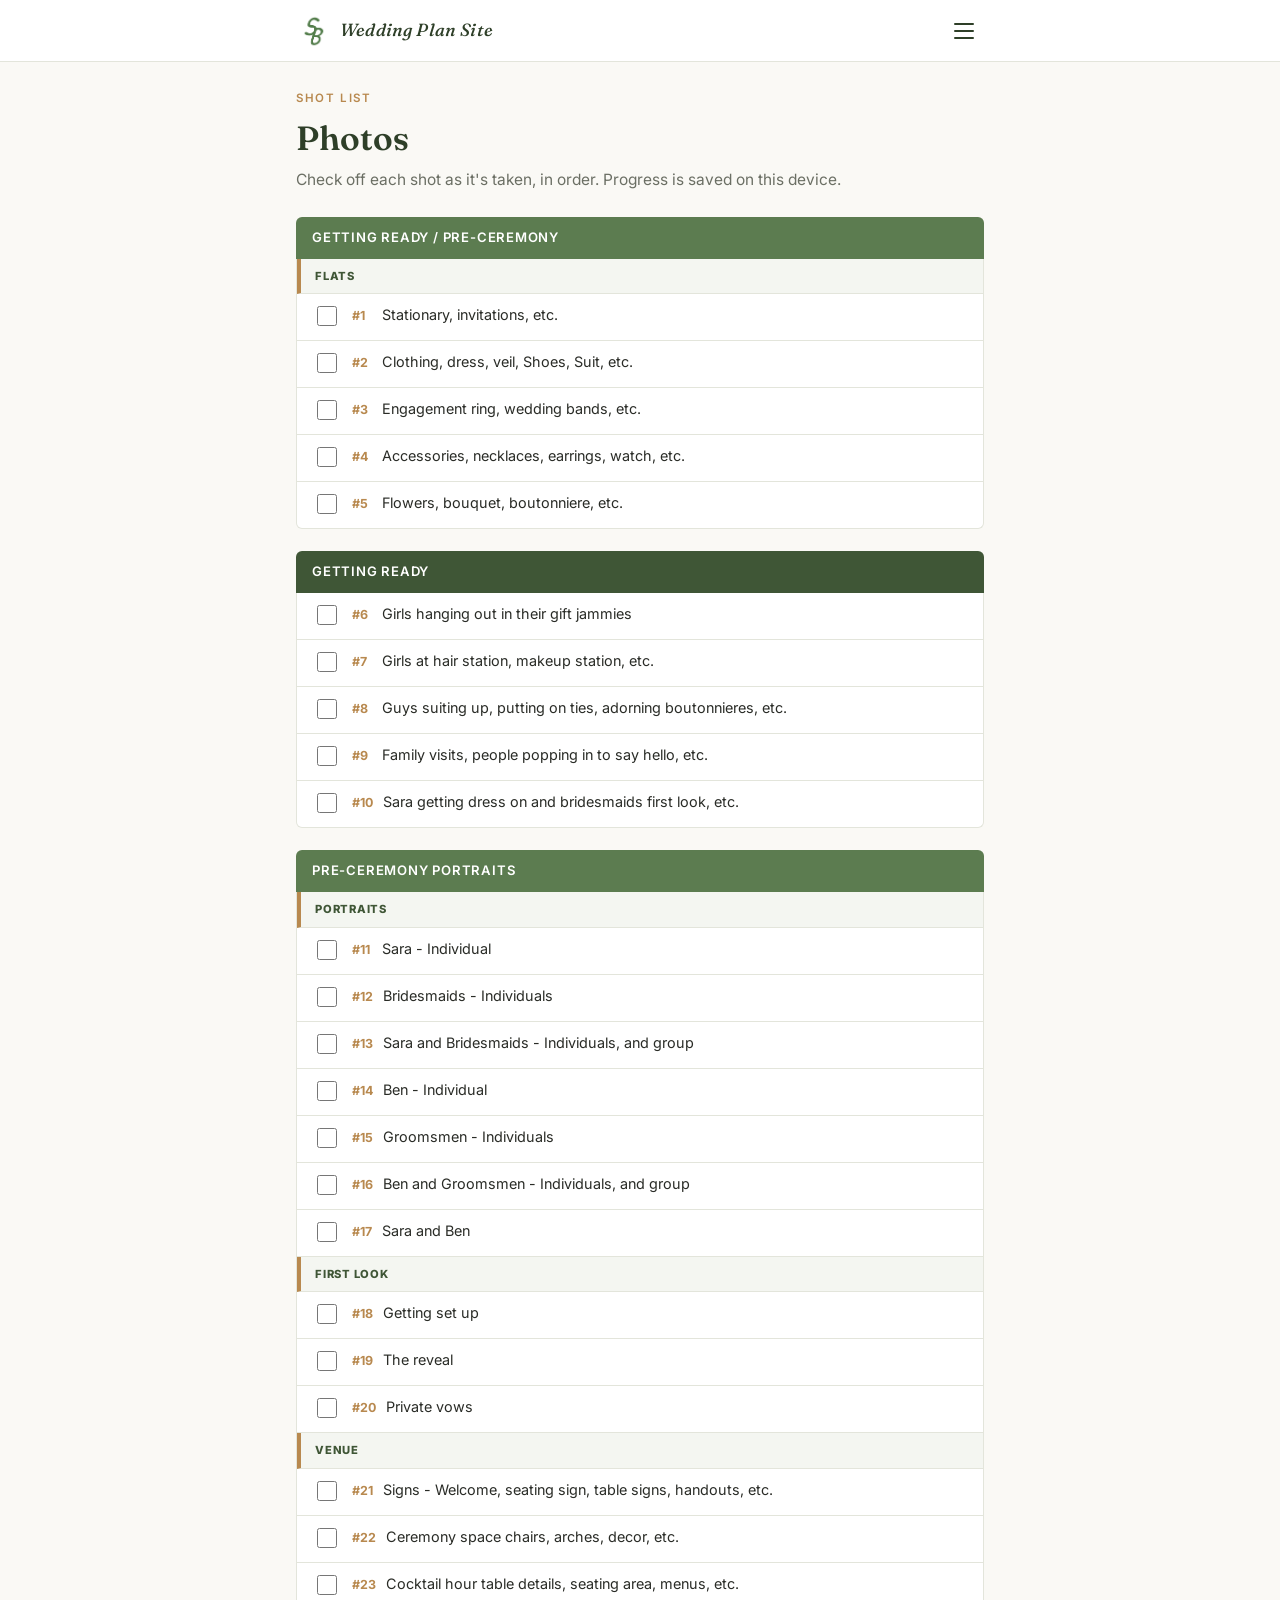
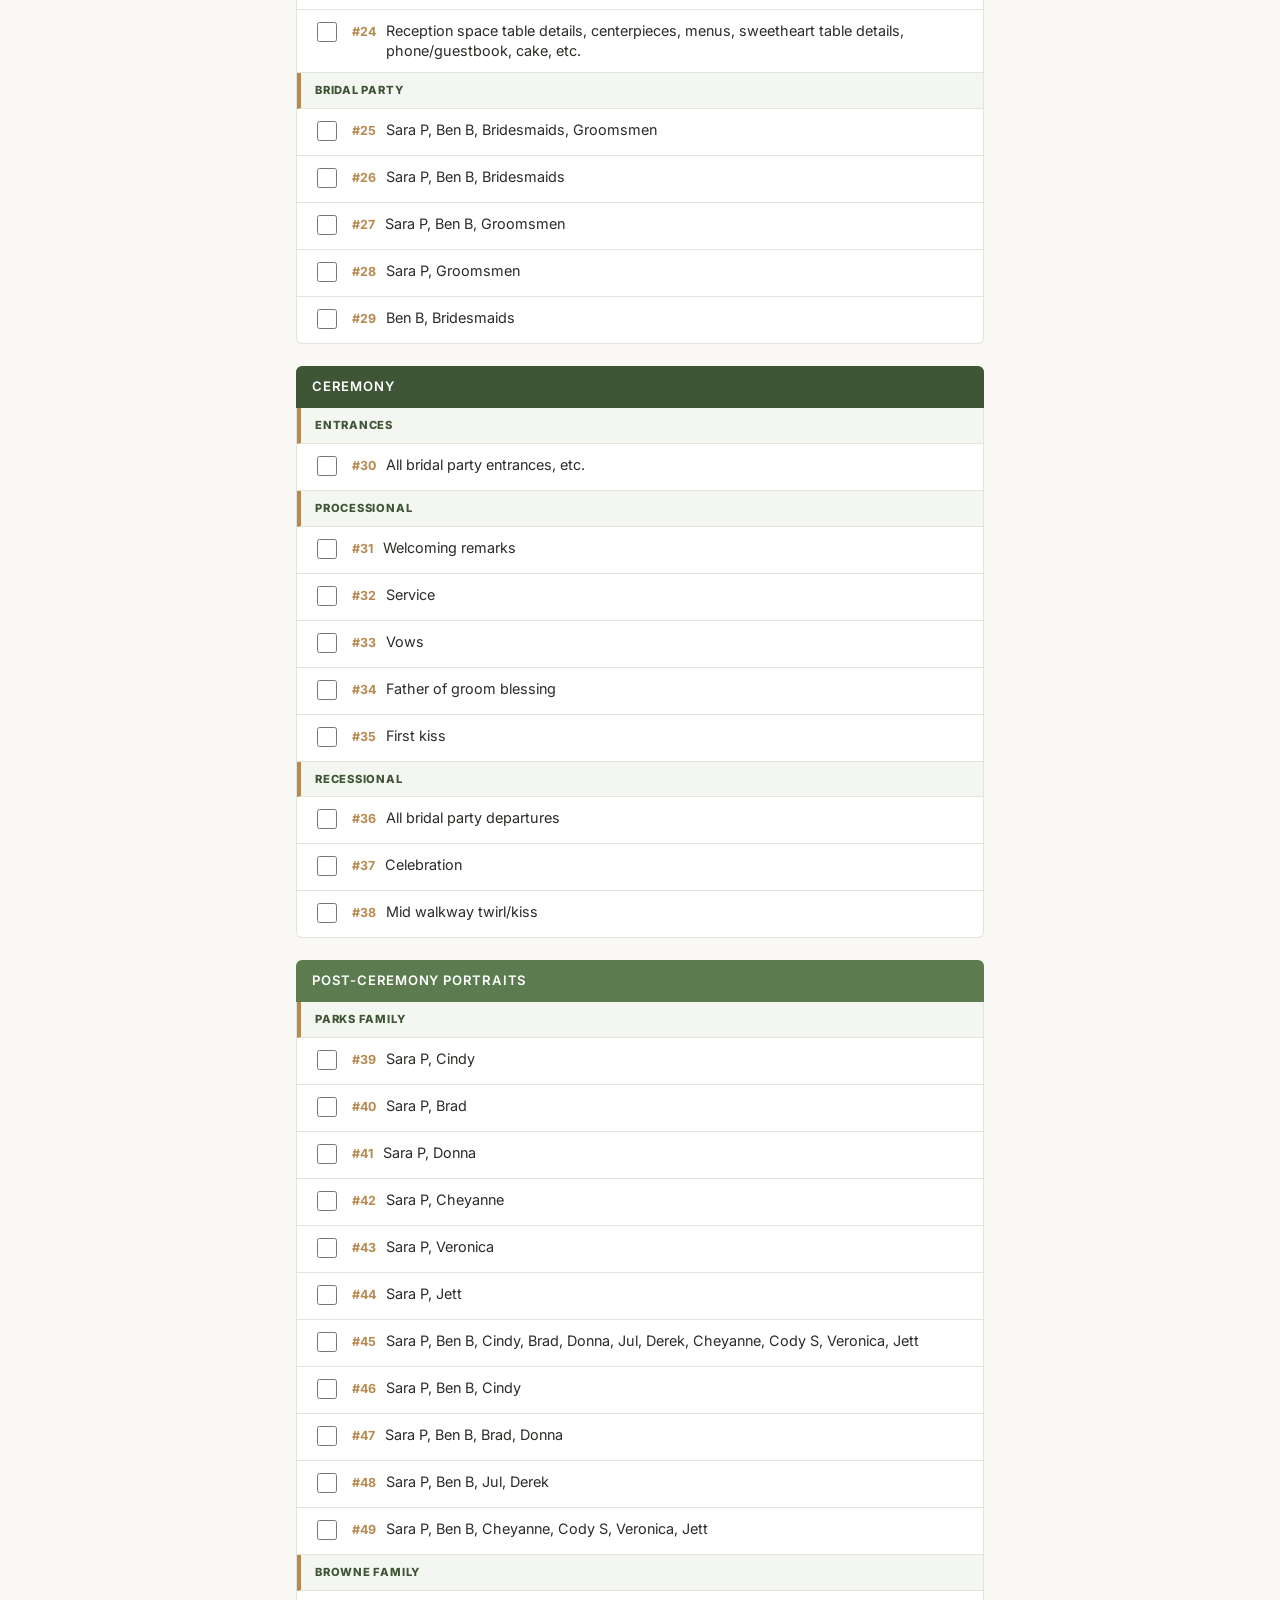
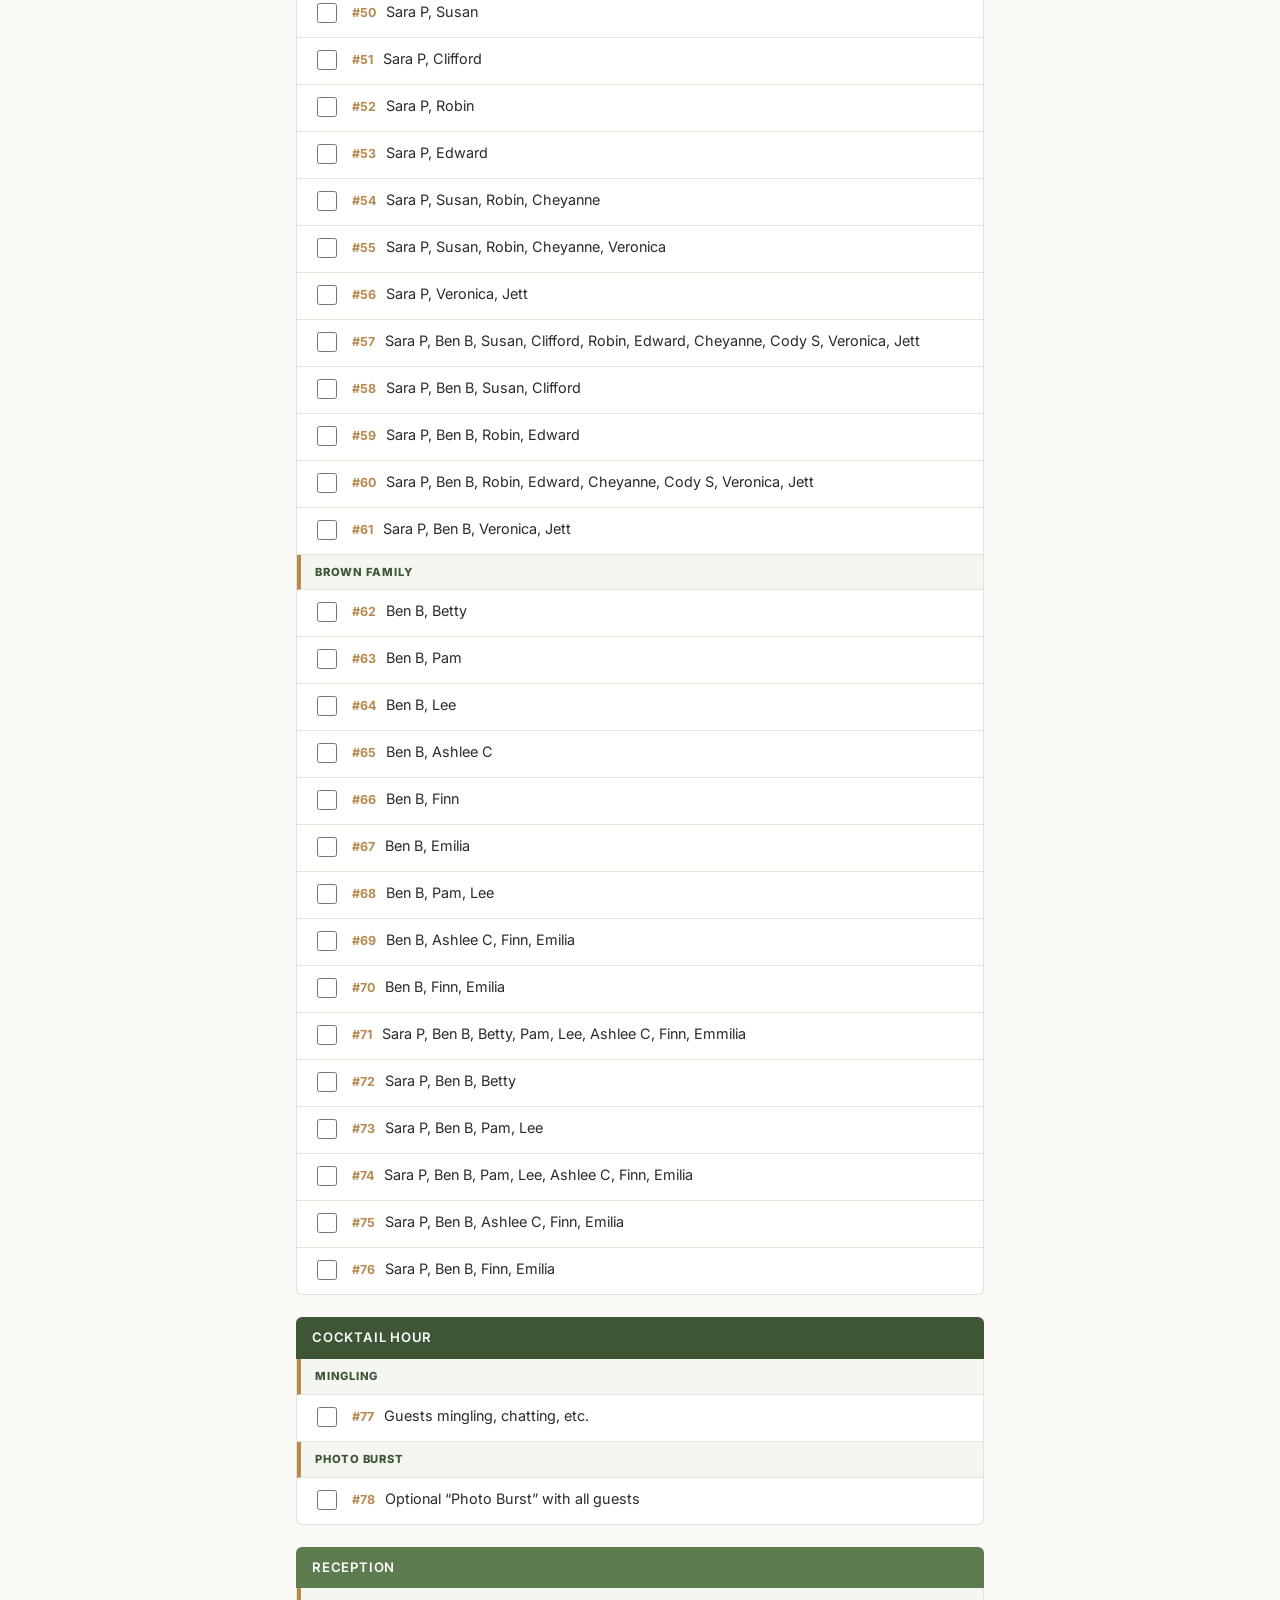
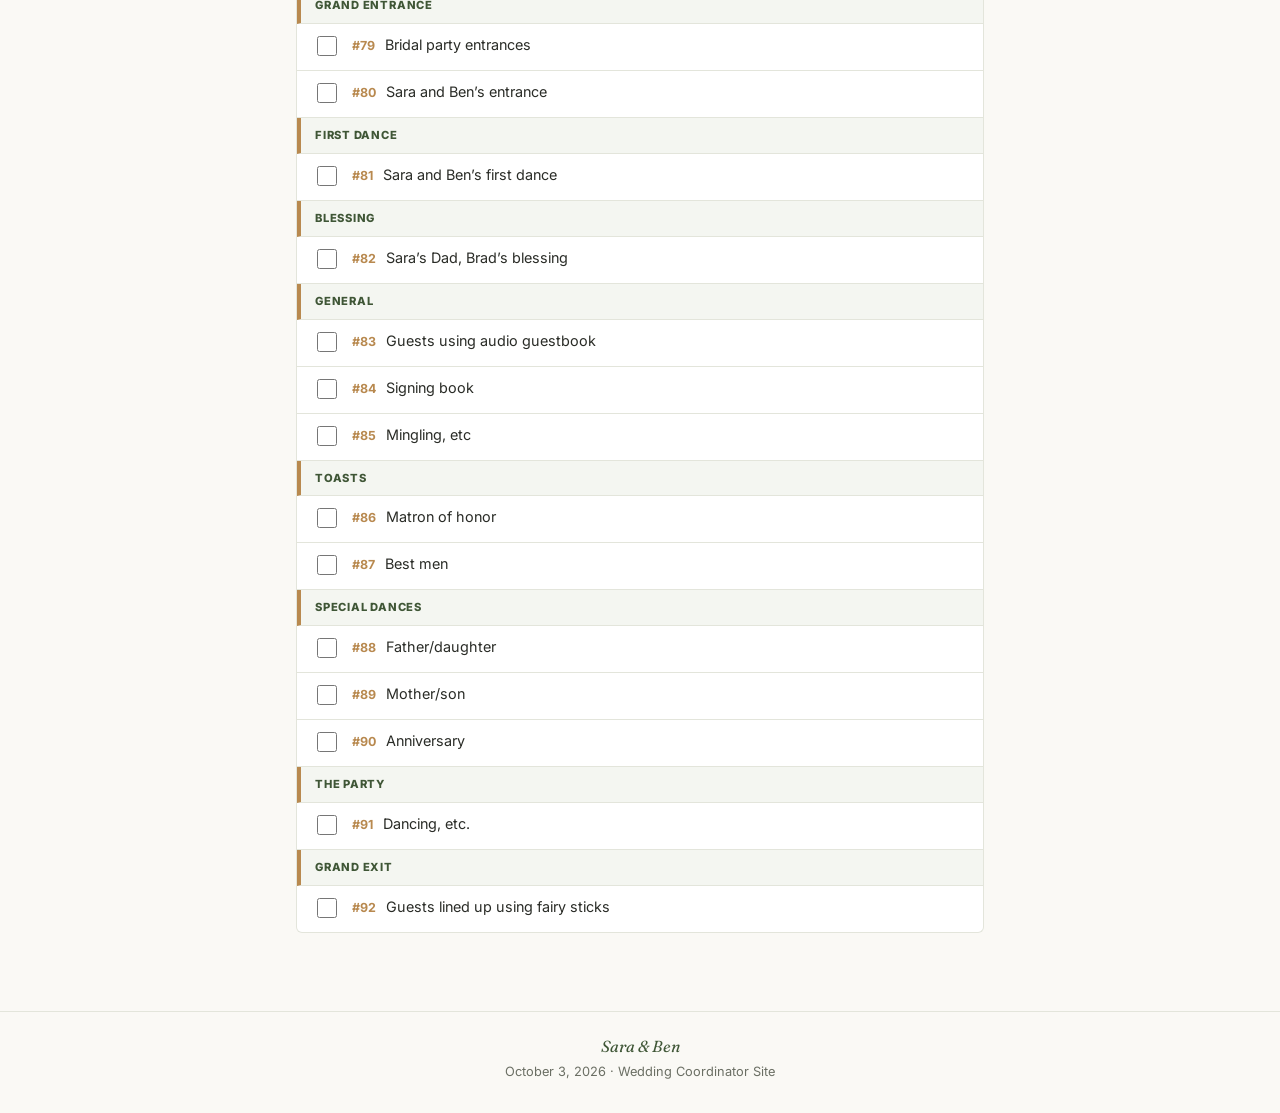
<file: photos.html>
<!DOCTYPE html>
<html lang="en">
<head>
<meta charset="UTF-8">
<meta name="viewport" content="width=device-width, initial-scale=1.0">
<title>Photos — Sara &amp; Ben's Wedding Plan Site</title>
<link rel="icon" href="images/logo.png">
<link rel="stylesheet" href="css/styles.css">
</head>
<body data-page="photos.html">
<a class="skip-link" href="#main-content">Skip to content</a>
<div id="site-header-mount"></div>

<main id="main-content">
  <p class="page-kicker">Shot list</p>
  <h1 class="page-title">Photos</h1>
  <p class="page-intro">Check off each shot as it's taken, in order. Progress is saved on this device.</p>

  <div id="family-list">
  <div class="section-block">
    <div class="section-bar">Getting Ready / Pre-Ceremony</div>
    <div class="section-body">
      <ul class="shot-list">
        <li class="subgroup-label">Flats</li>
        <li class="shot-row">
          <input type="checkbox" id="shot-1" data-shot="1">
          <label for="shot-1" class="shot-label">
            <span class="shot-number">#1</span>
            <span class="shot-people">Stationary, invitations, etc.</span>
          </label>
        </li>
        <li class="shot-row">
          <input type="checkbox" id="shot-2" data-shot="2">
          <label for="shot-2" class="shot-label">
            <span class="shot-number">#2</span>
            <span class="shot-people">Clothing, dress, veil, Shoes, Suit, etc.</span>
          </label>
        </li>
        <li class="shot-row">
          <input type="checkbox" id="shot-3" data-shot="3">
          <label for="shot-3" class="shot-label">
            <span class="shot-number">#3</span>
            <span class="shot-people">Engagement ring, wedding bands, etc.</span>
          </label>
        </li>
        <li class="shot-row">
          <input type="checkbox" id="shot-4" data-shot="4">
          <label for="shot-4" class="shot-label">
            <span class="shot-number">#4</span>
            <span class="shot-people">Accessories, necklaces, earrings, watch, etc.</span>
          </label>
        </li>
        <li class="shot-row">
          <input type="checkbox" id="shot-5" data-shot="5">
          <label for="shot-5" class="shot-label">
            <span class="shot-number">#5</span>
            <span class="shot-people">Flowers, bouquet, boutonniere, etc.</span>
          </label>
        </li>
      </ul>
    </div>
  </div>
  <div class="section-block">
    <div class="section-bar alt">Getting Ready</div>
    <div class="section-body">
      <ul class="shot-list">
        <li class="shot-row">
          <input type="checkbox" id="shot-6" data-shot="6">
          <label for="shot-6" class="shot-label">
            <span class="shot-number">#6</span>
            <span class="shot-people">Girls hanging out in their gift jammies</span>
          </label>
        </li>
        <li class="shot-row">
          <input type="checkbox" id="shot-7" data-shot="7">
          <label for="shot-7" class="shot-label">
            <span class="shot-number">#7</span>
            <span class="shot-people">Girls at hair station, makeup station, etc.</span>
          </label>
        </li>
        <li class="shot-row">
          <input type="checkbox" id="shot-8" data-shot="8">
          <label for="shot-8" class="shot-label">
            <span class="shot-number">#8</span>
            <span class="shot-people">Guys suiting up, putting on ties, adorning boutonnieres, etc.</span>
          </label>
        </li>
        <li class="shot-row">
          <input type="checkbox" id="shot-9" data-shot="9">
          <label for="shot-9" class="shot-label">
            <span class="shot-number">#9</span>
            <span class="shot-people">Family visits, people popping in to say hello, etc.</span>
          </label>
        </li>
        <li class="shot-row">
          <input type="checkbox" id="shot-10" data-shot="10">
          <label for="shot-10" class="shot-label">
            <span class="shot-number">#10</span>
            <span class="shot-people">Sara getting dress on and bridesmaids first look, etc.</span>
          </label>
        </li>
      </ul>
    </div>
  </div>
  <div class="section-block">
    <div class="section-bar">Pre-Ceremony Portraits</div>
    <div class="section-body">
      <ul class="shot-list">
        <li class="subgroup-label">Portraits</li>
        <li class="shot-row">
          <input type="checkbox" id="shot-11" data-shot="11">
          <label for="shot-11" class="shot-label">
            <span class="shot-number">#11</span>
            <span class="shot-people">Sara - Individual</span>
          </label>
        </li>
        <li class="shot-row">
          <input type="checkbox" id="shot-12" data-shot="12">
          <label for="shot-12" class="shot-label">
            <span class="shot-number">#12</span>
            <span class="shot-people">Bridesmaids - Individuals</span>
          </label>
        </li>
        <li class="shot-row">
          <input type="checkbox" id="shot-13" data-shot="13">
          <label for="shot-13" class="shot-label">
            <span class="shot-number">#13</span>
            <span class="shot-people">Sara and Bridesmaids - Individuals, and group</span>
          </label>
        </li>
        <li class="shot-row">
          <input type="checkbox" id="shot-14" data-shot="14">
          <label for="shot-14" class="shot-label">
            <span class="shot-number">#14</span>
            <span class="shot-people">Ben - Individual</span>
          </label>
        </li>
        <li class="shot-row">
          <input type="checkbox" id="shot-15" data-shot="15">
          <label for="shot-15" class="shot-label">
            <span class="shot-number">#15</span>
            <span class="shot-people">Groomsmen - Individuals</span>
          </label>
        </li>
        <li class="shot-row">
          <input type="checkbox" id="shot-16" data-shot="16">
          <label for="shot-16" class="shot-label">
            <span class="shot-number">#16</span>
            <span class="shot-people">Ben and Groomsmen - Individuals, and group</span>
          </label>
        </li>
        <li class="shot-row">
          <input type="checkbox" id="shot-17" data-shot="17">
          <label for="shot-17" class="shot-label">
            <span class="shot-number">#17</span>
            <span class="shot-people">Sara and Ben</span>
          </label>
        </li>
        <li class="subgroup-label">First look</li>
        <li class="shot-row">
          <input type="checkbox" id="shot-18" data-shot="18">
          <label for="shot-18" class="shot-label">
            <span class="shot-number">#18</span>
            <span class="shot-people">Getting set up</span>
          </label>
        </li>
        <li class="shot-row">
          <input type="checkbox" id="shot-19" data-shot="19">
          <label for="shot-19" class="shot-label">
            <span class="shot-number">#19</span>
            <span class="shot-people">The reveal</span>
          </label>
        </li>
        <li class="shot-row">
          <input type="checkbox" id="shot-20" data-shot="20">
          <label for="shot-20" class="shot-label">
            <span class="shot-number">#20</span>
            <span class="shot-people">Private vows</span>
          </label>
        </li>
        <li class="subgroup-label">Venue</li>
        <li class="shot-row">
          <input type="checkbox" id="shot-21" data-shot="21">
          <label for="shot-21" class="shot-label">
            <span class="shot-number">#21</span>
            <span class="shot-people">Signs - Welcome, seating sign, table signs, handouts, etc.</span>
          </label>
        </li>
        <li class="shot-row">
          <input type="checkbox" id="shot-22" data-shot="22">
          <label for="shot-22" class="shot-label">
            <span class="shot-number">#22</span>
            <span class="shot-people">Ceremony space chairs, arches, decor, etc.</span>
          </label>
        </li>
        <li class="shot-row">
          <input type="checkbox" id="shot-23" data-shot="23">
          <label for="shot-23" class="shot-label">
            <span class="shot-number">#23</span>
            <span class="shot-people">Cocktail hour table details, seating area, menus, etc.</span>
          </label>
        </li>
        <li class="shot-row">
          <input type="checkbox" id="shot-24" data-shot="24">
          <label for="shot-24" class="shot-label">
            <span class="shot-number">#24</span>
            <span class="shot-people">Reception space table details, centerpieces, menus, sweetheart table details, phone/guestbook, cake, etc.</span>
          </label>
        </li>
        <li class="subgroup-label">Bridal party</li>
        <li class="shot-row">
          <input type="checkbox" id="shot-25" data-shot="25">
          <label for="shot-25" class="shot-label">
            <span class="shot-number">#25</span>
            <span class="shot-people">Sara P, Ben B, Bridesmaids, Groomsmen</span>
          </label>
        </li>
        <li class="shot-row">
          <input type="checkbox" id="shot-26" data-shot="26">
          <label for="shot-26" class="shot-label">
            <span class="shot-number">#26</span>
            <span class="shot-people">Sara P, Ben B, Bridesmaids</span>
          </label>
        </li>
        <li class="shot-row">
          <input type="checkbox" id="shot-27" data-shot="27">
          <label for="shot-27" class="shot-label">
            <span class="shot-number">#27</span>
            <span class="shot-people">Sara P, Ben B, Groomsmen</span>
          </label>
        </li>
        <li class="shot-row">
          <input type="checkbox" id="shot-28" data-shot="28">
          <label for="shot-28" class="shot-label">
            <span class="shot-number">#28</span>
            <span class="shot-people">Sara P, Groomsmen</span>
          </label>
        </li>
        <li class="shot-row">
          <input type="checkbox" id="shot-29" data-shot="29">
          <label for="shot-29" class="shot-label">
            <span class="shot-number">#29</span>
            <span class="shot-people">Ben B, Bridesmaids</span>
          </label>
        </li>
      </ul>
    </div>
  </div>
  <div class="section-block">
    <div class="section-bar alt">Ceremony</div>
    <div class="section-body">
      <ul class="shot-list">
        <li class="subgroup-label">Entrances</li>
        <li class="shot-row">
          <input type="checkbox" id="shot-30" data-shot="30">
          <label for="shot-30" class="shot-label">
            <span class="shot-number">#30</span>
            <span class="shot-people">All bridal party entrances, etc.</span>
          </label>
        </li>
        <li class="subgroup-label">Processional</li>
        <li class="shot-row">
          <input type="checkbox" id="shot-31" data-shot="31">
          <label for="shot-31" class="shot-label">
            <span class="shot-number">#31</span>
            <span class="shot-people">Welcoming remarks</span>
          </label>
        </li>
        <li class="shot-row">
          <input type="checkbox" id="shot-32" data-shot="32">
          <label for="shot-32" class="shot-label">
            <span class="shot-number">#32</span>
            <span class="shot-people">Service</span>
          </label>
        </li>
        <li class="shot-row">
          <input type="checkbox" id="shot-33" data-shot="33">
          <label for="shot-33" class="shot-label">
            <span class="shot-number">#33</span>
            <span class="shot-people">Vows</span>
          </label>
        </li>
        <li class="shot-row">
          <input type="checkbox" id="shot-34" data-shot="34">
          <label for="shot-34" class="shot-label">
            <span class="shot-number">#34</span>
            <span class="shot-people">Father of groom blessing</span>
          </label>
        </li>
        <li class="shot-row">
          <input type="checkbox" id="shot-35" data-shot="35">
          <label for="shot-35" class="shot-label">
            <span class="shot-number">#35</span>
            <span class="shot-people">First kiss</span>
          </label>
        </li>
        <li class="subgroup-label">Recessional</li>
        <li class="shot-row">
          <input type="checkbox" id="shot-36" data-shot="36">
          <label for="shot-36" class="shot-label">
            <span class="shot-number">#36</span>
            <span class="shot-people">All bridal party departures</span>
          </label>
        </li>
        <li class="shot-row">
          <input type="checkbox" id="shot-37" data-shot="37">
          <label for="shot-37" class="shot-label">
            <span class="shot-number">#37</span>
            <span class="shot-people">Celebration</span>
          </label>
        </li>
        <li class="shot-row">
          <input type="checkbox" id="shot-38" data-shot="38">
          <label for="shot-38" class="shot-label">
            <span class="shot-number">#38</span>
            <span class="shot-people">Mid walkway twirl/kiss</span>
          </label>
        </li>
      </ul>
    </div>
  </div>
  <div class="section-block">
    <div class="section-bar">Post-Ceremony Portraits</div>
    <div class="section-body">
      <ul class="shot-list">
        <li class="subgroup-label">Parks family</li>
        <li class="shot-row">
          <input type="checkbox" id="shot-39" data-shot="39">
          <label for="shot-39" class="shot-label">
            <span class="shot-number">#39</span>
            <span class="shot-people">Sara P, Cindy</span>
          </label>
        </li>
        <li class="shot-row">
          <input type="checkbox" id="shot-40" data-shot="40">
          <label for="shot-40" class="shot-label">
            <span class="shot-number">#40</span>
            <span class="shot-people">Sara P, Brad</span>
          </label>
        </li>
        <li class="shot-row">
          <input type="checkbox" id="shot-41" data-shot="41">
          <label for="shot-41" class="shot-label">
            <span class="shot-number">#41</span>
            <span class="shot-people">Sara P, Donna</span>
          </label>
        </li>
        <li class="shot-row">
          <input type="checkbox" id="shot-42" data-shot="42">
          <label for="shot-42" class="shot-label">
            <span class="shot-number">#42</span>
            <span class="shot-people">Sara P, Cheyanne</span>
          </label>
        </li>
        <li class="shot-row">
          <input type="checkbox" id="shot-43" data-shot="43">
          <label for="shot-43" class="shot-label">
            <span class="shot-number">#43</span>
            <span class="shot-people">Sara P, Veronica</span>
          </label>
        </li>
        <li class="shot-row">
          <input type="checkbox" id="shot-44" data-shot="44">
          <label for="shot-44" class="shot-label">
            <span class="shot-number">#44</span>
            <span class="shot-people">Sara P, Jett</span>
          </label>
        </li>
        <li class="shot-row">
          <input type="checkbox" id="shot-45" data-shot="45">
          <label for="shot-45" class="shot-label">
            <span class="shot-number">#45</span>
            <span class="shot-people">Sara P, Ben B, Cindy, Brad, Donna, Jul, Derek, Cheyanne, Cody S, Veronica, Jett</span>
          </label>
        </li>
        <li class="shot-row">
          <input type="checkbox" id="shot-46" data-shot="46">
          <label for="shot-46" class="shot-label">
            <span class="shot-number">#46</span>
            <span class="shot-people">Sara P, Ben B, Cindy</span>
          </label>
        </li>
        <li class="shot-row">
          <input type="checkbox" id="shot-47" data-shot="47">
          <label for="shot-47" class="shot-label">
            <span class="shot-number">#47</span>
            <span class="shot-people">Sara P, Ben B, Brad, Donna</span>
          </label>
        </li>
        <li class="shot-row">
          <input type="checkbox" id="shot-48" data-shot="48">
          <label for="shot-48" class="shot-label">
            <span class="shot-number">#48</span>
            <span class="shot-people">Sara P, Ben B, Jul, Derek</span>
          </label>
        </li>
        <li class="shot-row">
          <input type="checkbox" id="shot-49" data-shot="49">
          <label for="shot-49" class="shot-label">
            <span class="shot-number">#49</span>
            <span class="shot-people">Sara P, Ben B, Cheyanne, Cody S, Veronica, Jett</span>
          </label>
        </li>
        <li class="subgroup-label">Browne Family</li>
        <li class="shot-row">
          <input type="checkbox" id="shot-50" data-shot="50">
          <label for="shot-50" class="shot-label">
            <span class="shot-number">#50</span>
            <span class="shot-people">Sara P, Susan</span>
          </label>
        </li>
        <li class="shot-row">
          <input type="checkbox" id="shot-51" data-shot="51">
          <label for="shot-51" class="shot-label">
            <span class="shot-number">#51</span>
            <span class="shot-people">Sara P, Clifford</span>
          </label>
        </li>
        <li class="shot-row">
          <input type="checkbox" id="shot-52" data-shot="52">
          <label for="shot-52" class="shot-label">
            <span class="shot-number">#52</span>
            <span class="shot-people">Sara P, Robin</span>
          </label>
        </li>
        <li class="shot-row">
          <input type="checkbox" id="shot-53" data-shot="53">
          <label for="shot-53" class="shot-label">
            <span class="shot-number">#53</span>
            <span class="shot-people">Sara P, Edward</span>
          </label>
        </li>
        <li class="shot-row">
          <input type="checkbox" id="shot-54" data-shot="54">
          <label for="shot-54" class="shot-label">
            <span class="shot-number">#54</span>
            <span class="shot-people">Sara P, Susan, Robin, Cheyanne</span>
          </label>
        </li>
        <li class="shot-row">
          <input type="checkbox" id="shot-55" data-shot="55">
          <label for="shot-55" class="shot-label">
            <span class="shot-number">#55</span>
            <span class="shot-people">Sara P, Susan, Robin, Cheyanne, Veronica</span>
          </label>
        </li>
        <li class="shot-row">
          <input type="checkbox" id="shot-56" data-shot="56">
          <label for="shot-56" class="shot-label">
            <span class="shot-number">#56</span>
            <span class="shot-people">Sara P, Veronica, Jett</span>
          </label>
        </li>
        <li class="shot-row">
          <input type="checkbox" id="shot-57" data-shot="57">
          <label for="shot-57" class="shot-label">
            <span class="shot-number">#57</span>
            <span class="shot-people">Sara P, Ben B, Susan, Clifford, Robin, Edward, Cheyanne, Cody S, Veronica, Jett</span>
          </label>
        </li>
        <li class="shot-row">
          <input type="checkbox" id="shot-58" data-shot="58">
          <label for="shot-58" class="shot-label">
            <span class="shot-number">#58</span>
            <span class="shot-people">Sara P, Ben B, Susan, Clifford</span>
          </label>
        </li>
        <li class="shot-row">
          <input type="checkbox" id="shot-59" data-shot="59">
          <label for="shot-59" class="shot-label">
            <span class="shot-number">#59</span>
            <span class="shot-people">Sara P, Ben B, Robin, Edward</span>
          </label>
        </li>
        <li class="shot-row">
          <input type="checkbox" id="shot-60" data-shot="60">
          <label for="shot-60" class="shot-label">
            <span class="shot-number">#60</span>
            <span class="shot-people">Sara P, Ben B, Robin, Edward, Cheyanne, Cody S, Veronica, Jett</span>
          </label>
        </li>
        <li class="shot-row">
          <input type="checkbox" id="shot-61" data-shot="61">
          <label for="shot-61" class="shot-label">
            <span class="shot-number">#61</span>
            <span class="shot-people">Sara P, Ben B, Veronica, Jett</span>
          </label>
        </li>
        <li class="subgroup-label">Brown Family</li>
        <li class="shot-row">
          <input type="checkbox" id="shot-62" data-shot="62">
          <label for="shot-62" class="shot-label">
            <span class="shot-number">#62</span>
            <span class="shot-people">Ben B, Betty</span>
          </label>
        </li>
        <li class="shot-row">
          <input type="checkbox" id="shot-63" data-shot="63">
          <label for="shot-63" class="shot-label">
            <span class="shot-number">#63</span>
            <span class="shot-people">Ben B, Pam</span>
          </label>
        </li>
        <li class="shot-row">
          <input type="checkbox" id="shot-64" data-shot="64">
          <label for="shot-64" class="shot-label">
            <span class="shot-number">#64</span>
            <span class="shot-people">Ben B, Lee</span>
          </label>
        </li>
        <li class="shot-row">
          <input type="checkbox" id="shot-65" data-shot="65">
          <label for="shot-65" class="shot-label">
            <span class="shot-number">#65</span>
            <span class="shot-people">Ben B, Ashlee C</span>
          </label>
        </li>
        <li class="shot-row">
          <input type="checkbox" id="shot-66" data-shot="66">
          <label for="shot-66" class="shot-label">
            <span class="shot-number">#66</span>
            <span class="shot-people">Ben B, Finn</span>
          </label>
        </li>
        <li class="shot-row">
          <input type="checkbox" id="shot-67" data-shot="67">
          <label for="shot-67" class="shot-label">
            <span class="shot-number">#67</span>
            <span class="shot-people">Ben B, Emilia</span>
          </label>
        </li>
        <li class="shot-row">
          <input type="checkbox" id="shot-68" data-shot="68">
          <label for="shot-68" class="shot-label">
            <span class="shot-number">#68</span>
            <span class="shot-people">Ben B, Pam, Lee</span>
          </label>
        </li>
        <li class="shot-row">
          <input type="checkbox" id="shot-69" data-shot="69">
          <label for="shot-69" class="shot-label">
            <span class="shot-number">#69</span>
            <span class="shot-people">Ben B, Ashlee C, Finn, Emilia</span>
          </label>
        </li>
        <li class="shot-row">
          <input type="checkbox" id="shot-70" data-shot="70">
          <label for="shot-70" class="shot-label">
            <span class="shot-number">#70</span>
            <span class="shot-people">Ben B, Finn, Emilia</span>
          </label>
        </li>
        <li class="shot-row">
          <input type="checkbox" id="shot-71" data-shot="71">
          <label for="shot-71" class="shot-label">
            <span class="shot-number">#71</span>
            <span class="shot-people">Sara P, Ben B, Betty, Pam, Lee, Ashlee C, Finn, Emmilia</span>
          </label>
        </li>
        <li class="shot-row">
          <input type="checkbox" id="shot-72" data-shot="72">
          <label for="shot-72" class="shot-label">
            <span class="shot-number">#72</span>
            <span class="shot-people">Sara P, Ben B, Betty</span>
          </label>
        </li>
        <li class="shot-row">
          <input type="checkbox" id="shot-73" data-shot="73">
          <label for="shot-73" class="shot-label">
            <span class="shot-number">#73</span>
            <span class="shot-people">Sara P, Ben B, Pam, Lee</span>
          </label>
        </li>
        <li class="shot-row">
          <input type="checkbox" id="shot-74" data-shot="74">
          <label for="shot-74" class="shot-label">
            <span class="shot-number">#74</span>
            <span class="shot-people">Sara P, Ben B, Pam, Lee, Ashlee C, Finn, Emilia</span>
          </label>
        </li>
        <li class="shot-row">
          <input type="checkbox" id="shot-75" data-shot="75">
          <label for="shot-75" class="shot-label">
            <span class="shot-number">#75</span>
            <span class="shot-people">Sara P, Ben B, Ashlee C, Finn, Emilia</span>
          </label>
        </li>
        <li class="shot-row">
          <input type="checkbox" id="shot-76" data-shot="76">
          <label for="shot-76" class="shot-label">
            <span class="shot-number">#76</span>
            <span class="shot-people">Sara P, Ben B, Finn, Emilia</span>
          </label>
        </li>
      </ul>
    </div>
  </div>
  <div class="section-block">
    <div class="section-bar alt">Cocktail Hour</div>
    <div class="section-body">
      <ul class="shot-list">
        <li class="subgroup-label">Mingling</li>
        <li class="shot-row">
          <input type="checkbox" id="shot-77" data-shot="77">
          <label for="shot-77" class="shot-label">
            <span class="shot-number">#77</span>
            <span class="shot-people">Guests mingling, chatting, etc.</span>
          </label>
        </li>
        <li class="subgroup-label">Photo Burst</li>
        <li class="shot-row">
          <input type="checkbox" id="shot-78" data-shot="78">
          <label for="shot-78" class="shot-label">
            <span class="shot-number">#78</span>
            <span class="shot-people">Optional “Photo Burst” with all guests</span>
          </label>
        </li>
      </ul>
    </div>
  </div>
  <div class="section-block">
    <div class="section-bar">Reception</div>
    <div class="section-body">
      <ul class="shot-list">
        <li class="subgroup-label">Grand entrance</li>
        <li class="shot-row">
          <input type="checkbox" id="shot-79" data-shot="79">
          <label for="shot-79" class="shot-label">
            <span class="shot-number">#79</span>
            <span class="shot-people">Bridal party entrances</span>
          </label>
        </li>
        <li class="shot-row">
          <input type="checkbox" id="shot-80" data-shot="80">
          <label for="shot-80" class="shot-label">
            <span class="shot-number">#80</span>
            <span class="shot-people">Sara and Ben’s entrance</span>
          </label>
        </li>
        <li class="subgroup-label">First dance</li>
        <li class="shot-row">
          <input type="checkbox" id="shot-81" data-shot="81">
          <label for="shot-81" class="shot-label">
            <span class="shot-number">#81</span>
            <span class="shot-people">Sara and Ben’s first dance</span>
          </label>
        </li>
        <li class="subgroup-label">Blessing</li>
        <li class="shot-row">
          <input type="checkbox" id="shot-82" data-shot="82">
          <label for="shot-82" class="shot-label">
            <span class="shot-number">#82</span>
            <span class="shot-people">Sara’s Dad, Brad’s blessing</span>
          </label>
        </li>
        <li class="subgroup-label">General</li>
        <li class="shot-row">
          <input type="checkbox" id="shot-83" data-shot="83">
          <label for="shot-83" class="shot-label">
            <span class="shot-number">#83</span>
            <span class="shot-people">Guests using audio guestbook</span>
          </label>
        </li>
        <li class="shot-row">
          <input type="checkbox" id="shot-84" data-shot="84">
          <label for="shot-84" class="shot-label">
            <span class="shot-number">#84</span>
            <span class="shot-people">Signing book</span>
          </label>
        </li>
        <li class="shot-row">
          <input type="checkbox" id="shot-85" data-shot="85">
          <label for="shot-85" class="shot-label">
            <span class="shot-number">#85</span>
            <span class="shot-people">Mingling, etc</span>
          </label>
        </li>
        <li class="subgroup-label">Toasts</li>
        <li class="shot-row">
          <input type="checkbox" id="shot-86" data-shot="86">
          <label for="shot-86" class="shot-label">
            <span class="shot-number">#86</span>
            <span class="shot-people">Matron of honor</span>
          </label>
        </li>
        <li class="shot-row">
          <input type="checkbox" id="shot-87" data-shot="87">
          <label for="shot-87" class="shot-label">
            <span class="shot-number">#87</span>
            <span class="shot-people">Best men</span>
          </label>
        </li>
        <li class="subgroup-label">Special dances</li>
        <li class="shot-row">
          <input type="checkbox" id="shot-88" data-shot="88">
          <label for="shot-88" class="shot-label">
            <span class="shot-number">#88</span>
            <span class="shot-people">Father/daughter</span>
          </label>
        </li>
        <li class="shot-row">
          <input type="checkbox" id="shot-89" data-shot="89">
          <label for="shot-89" class="shot-label">
            <span class="shot-number">#89</span>
            <span class="shot-people">Mother/son</span>
          </label>
        </li>
        <li class="shot-row">
          <input type="checkbox" id="shot-90" data-shot="90">
          <label for="shot-90" class="shot-label">
            <span class="shot-number">#90</span>
            <span class="shot-people">Anniversary</span>
          </label>
        </li>
        <li class="subgroup-label">The party</li>
        <li class="shot-row">
          <input type="checkbox" id="shot-91" data-shot="91">
          <label for="shot-91" class="shot-label">
            <span class="shot-number">#91</span>
            <span class="shot-people">Dancing, etc.</span>
          </label>
        </li>
        <li class="subgroup-label">Grand exit</li>
        <li class="shot-row">
          <input type="checkbox" id="shot-92" data-shot="92">
          <label for="shot-92" class="shot-label">
            <span class="shot-number">#92</span>
            <span class="shot-people">Guests lined up using fairy sticks</span>
          </label>
        </li>
      </ul>
    </div>
  </div>  </div>
</main>

<div id="site-footer-mount"></div>
<script src="js/script.js"></script>
</body>
</html>
</file>
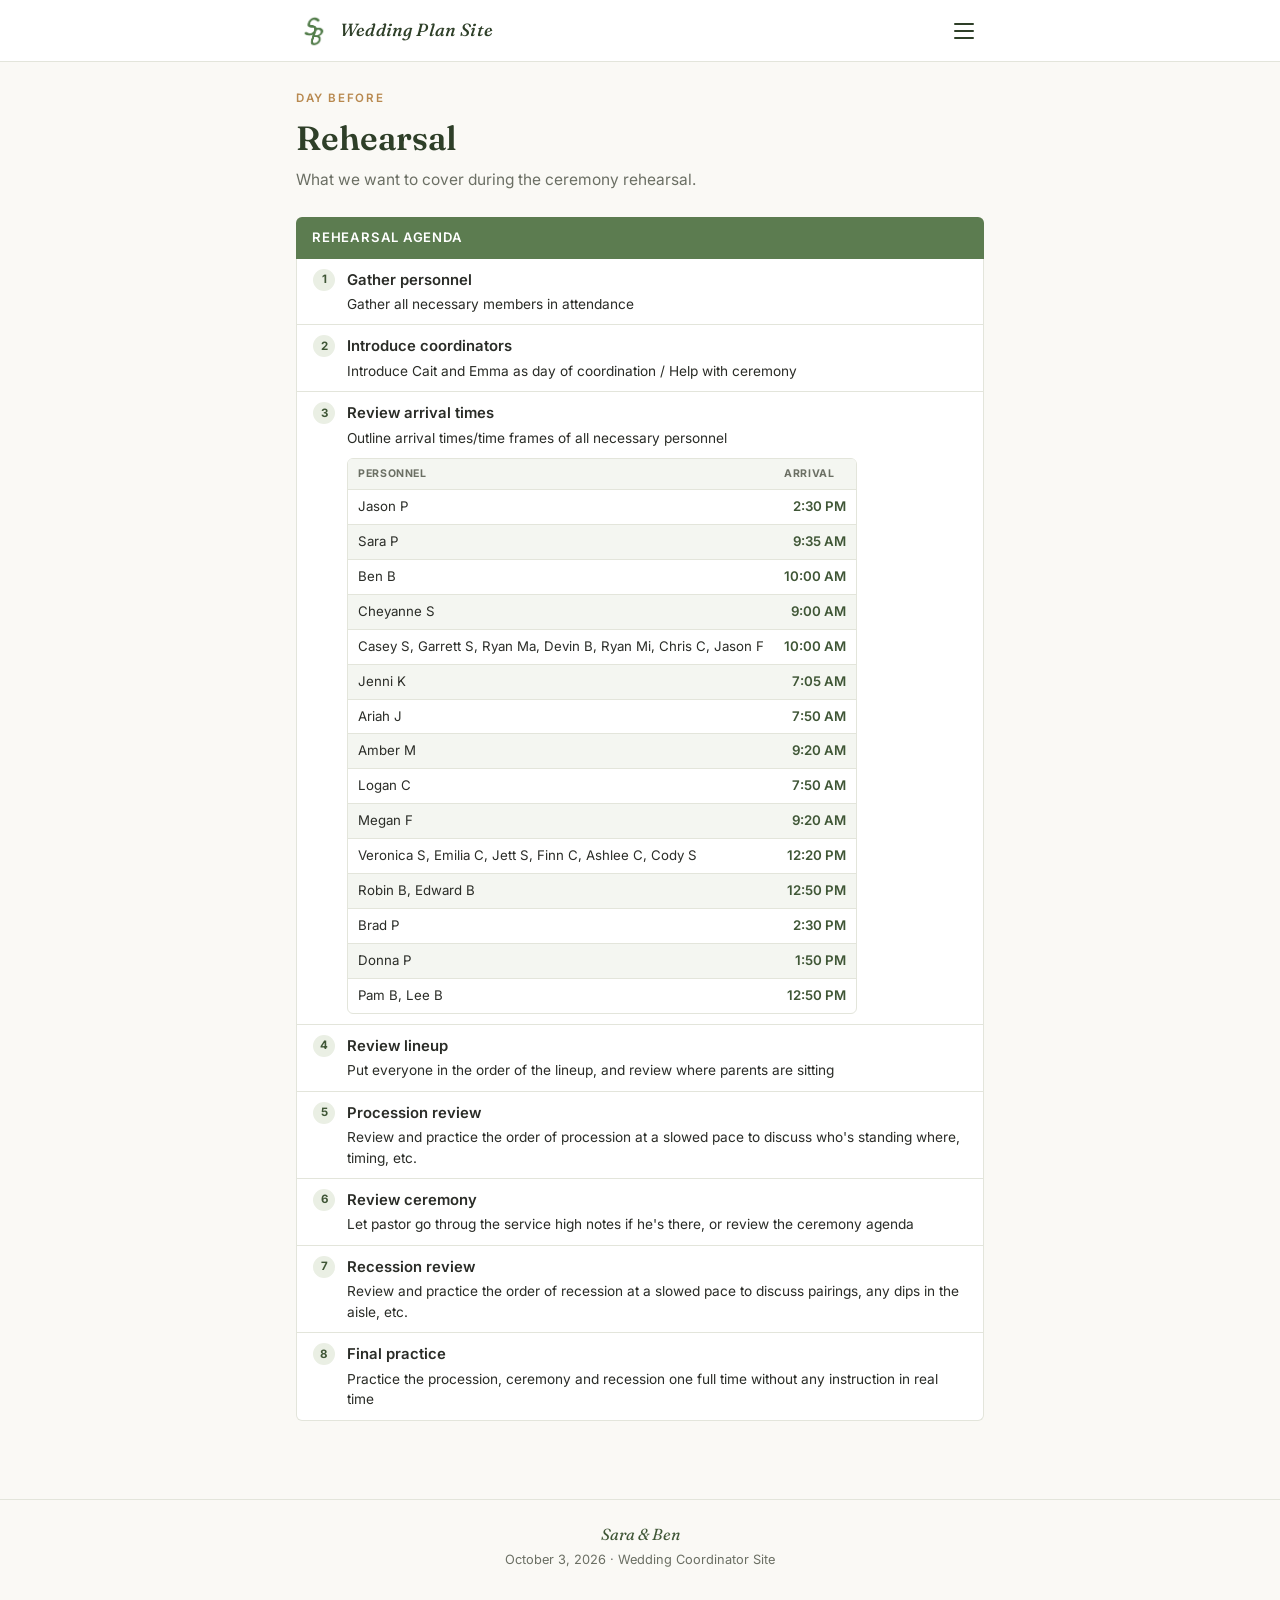
<file: rehearsal.html>
<!DOCTYPE html>
<html lang="en">
<head>
<meta charset="UTF-8">
<meta name="viewport" content="width=device-width, initial-scale=1.0">
<title>Rehearsal — Sara &amp; Ben's Wedding Plan Site</title>
<link rel="icon" href="images/logo.png">
<link rel="stylesheet" href="css/styles.css">
</head>
<body data-page="rehearsal.html">
<a class="skip-link" href="#main-content">Skip to content</a>
<div id="site-header-mount"></div>

<main id="main-content">
  <p class="page-kicker">Day before</p>
  <h1 class="page-title">Rehearsal</h1>
  <p class="page-intro">What we want to cover during the ceremony rehearsal.</p>

  <div class="section-block">
    <div class="section-bar">Rehearsal Agenda</div>
    <div class="section-body">
      <ol class="ordered-list is-rich">
        <li>
          <div>
            <span class="ordered-list-title">Gather personnel</span>
            <span class="ordered-list-desc">Gather all necessary members in attendance</span>

          </div>
        </li>
        <li>
          <div>
            <span class="ordered-list-title">Introduce coordinators</span>
            <span class="ordered-list-desc">Introduce Cait and Emma as day of coordination / Help with ceremony</span>

          </div>
        </li>
        <li>
          <div>
            <span class="ordered-list-title">Review arrival times</span>
            <span class="ordered-list-desc">Outline arrival times/time frames of all necessary personnel</span>
            <div class="mini-table-wrap">
              <table class="mini-table">
                <thead><tr><th>Personnel</th><th>Arrival</th></tr></thead>
                <tbody>
                  <tr><td>Jason P</td><td class="mini-table-time">2:30 PM</td></tr>
                  <tr><td>Sara P</td><td class="mini-table-time">9:35 AM</td></tr>
                  <tr><td>Ben B</td><td class="mini-table-time">10:00 AM</td></tr>
                  <tr><td>Cheyanne S</td><td class="mini-table-time">9:00 AM</td></tr>
                  <tr><td>Casey S, Garrett S, Ryan Ma, Devin B, Ryan Mi, Chris C, Jason F</td><td class="mini-table-time">10:00 AM</td></tr>
                  <tr><td>Jenni K</td><td class="mini-table-time">7:05 AM</td></tr>
                  <tr><td>Ariah J</td><td class="mini-table-time">7:50 AM</td></tr>
                  <tr><td>Amber M</td><td class="mini-table-time">9:20 AM</td></tr>
                  <tr><td>Logan C</td><td class="mini-table-time">7:50 AM</td></tr>
                  <tr><td>Megan F</td><td class="mini-table-time">9:20 AM</td></tr>
                  <tr><td>Veronica S, Emilia C, Jett S, Finn C, Ashlee C, Cody S</td><td class="mini-table-time">12:20 PM</td></tr>
                  <tr><td>Robin B, Edward B</td><td class="mini-table-time">12:50 PM</td></tr>
                  <tr><td>Brad P</td><td class="mini-table-time">2:30 PM</td></tr>
                  <tr><td>Donna P</td><td class="mini-table-time">1:50 PM</td></tr>
                  <tr><td>Pam B, Lee B</td><td class="mini-table-time">12:50 PM</td></tr>
                </tbody>
              </table>
            </div>
          </div>
        </li>
        <li>
          <div>
            <span class="ordered-list-title">Review lineup</span>
            <span class="ordered-list-desc">Put everyone in the order of the lineup, and review where parents are sitting</span>

          </div>
        </li>
        <li>
          <div>
            <span class="ordered-list-title">Procession review</span>
            <span class="ordered-list-desc">Review and practice the order of procession at a slowed pace to discuss who&#x27;s standing where, timing, etc.</span>

          </div>
        </li>
        <li>
          <div>
            <span class="ordered-list-title">Review ceremony</span>
            <span class="ordered-list-desc">Let pastor go throug the service high notes if he&#x27;s there, or review the ceremony agenda</span>

          </div>
        </li>
        <li>
          <div>
            <span class="ordered-list-title">Recession review</span>
            <span class="ordered-list-desc">Review and practice the order of recession at a slowed pace to discuss pairings, any dips in the aisle, etc.</span>

          </div>
        </li>
        <li>
          <div>
            <span class="ordered-list-title">Final practice</span>
            <span class="ordered-list-desc">Practice the procession, ceremony and recession one full time without any instruction in real time</span>

          </div>
        </li>      </ol>
    </div>
  </div>
</main>

<div id="site-footer-mount"></div>
<script src="js/script.js"></script>
</body>
</html>
</file>
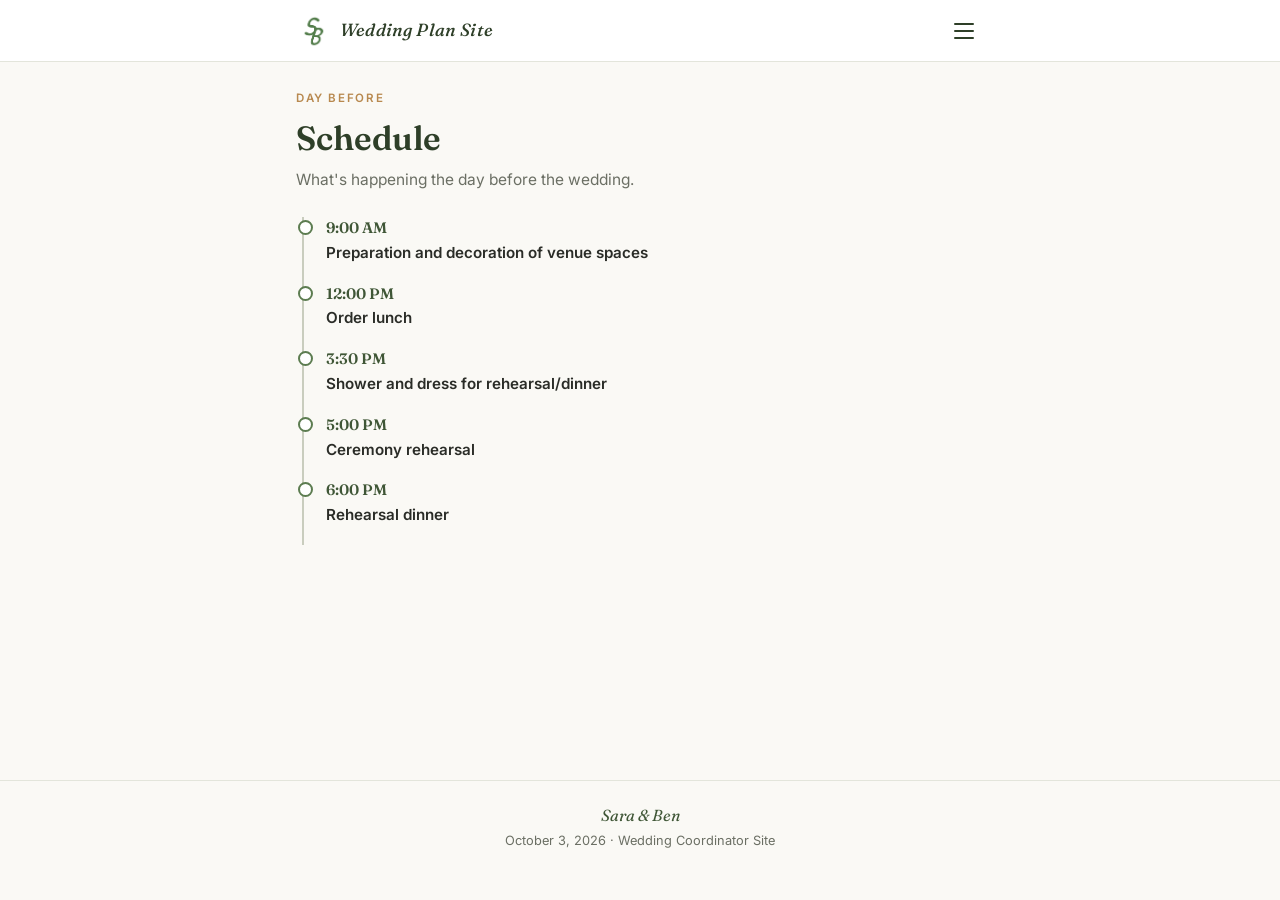
<file: schedule.html>
<!DOCTYPE html>
<html lang="en">
<head>
<meta charset="UTF-8">
<meta name="viewport" content="width=device-width, initial-scale=1.0">
<title>Schedule — Sara &amp; Ben's Wedding Plan Site</title>
<link rel="icon" href="images/logo.png">
<link rel="stylesheet" href="css/styles.css">
</head>
<body data-page="schedule.html">
<a class="skip-link" href="#main-content">Skip to content</a>
<div id="site-header-mount"></div>

<main id="main-content">
  <p class="page-kicker">Day before</p>
  <h1 class="page-title">Schedule</h1>
  <p class="page-intro">What's happening the day before the wedding.</p>

  <ol class="timeline">
    <li class="timeline-item">
      <div class="timeline-time">9:00 AM</div>
      <div class="timeline-event">Preparation and decoration of venue spaces</div>
    </li>
    <li class="timeline-item">
      <div class="timeline-time">12:00 PM</div>
      <div class="timeline-event">Order lunch</div>
    </li>
    <li class="timeline-item">
      <div class="timeline-time">3:30 PM</div>
      <div class="timeline-event">Shower and dress for rehearsal/dinner</div>
    </li>
    <li class="timeline-item">
      <div class="timeline-time">5:00 PM</div>
      <div class="timeline-event">Ceremony rehearsal</div>
    </li>
    <li class="timeline-item">
      <div class="timeline-time">6:00 PM</div>
      <div class="timeline-event">Rehearsal dinner</div>
    </li>  </ol>
</main>

<div id="site-footer-mount"></div>
<script src="js/script.js"></script>
</body>
</html>
</file>
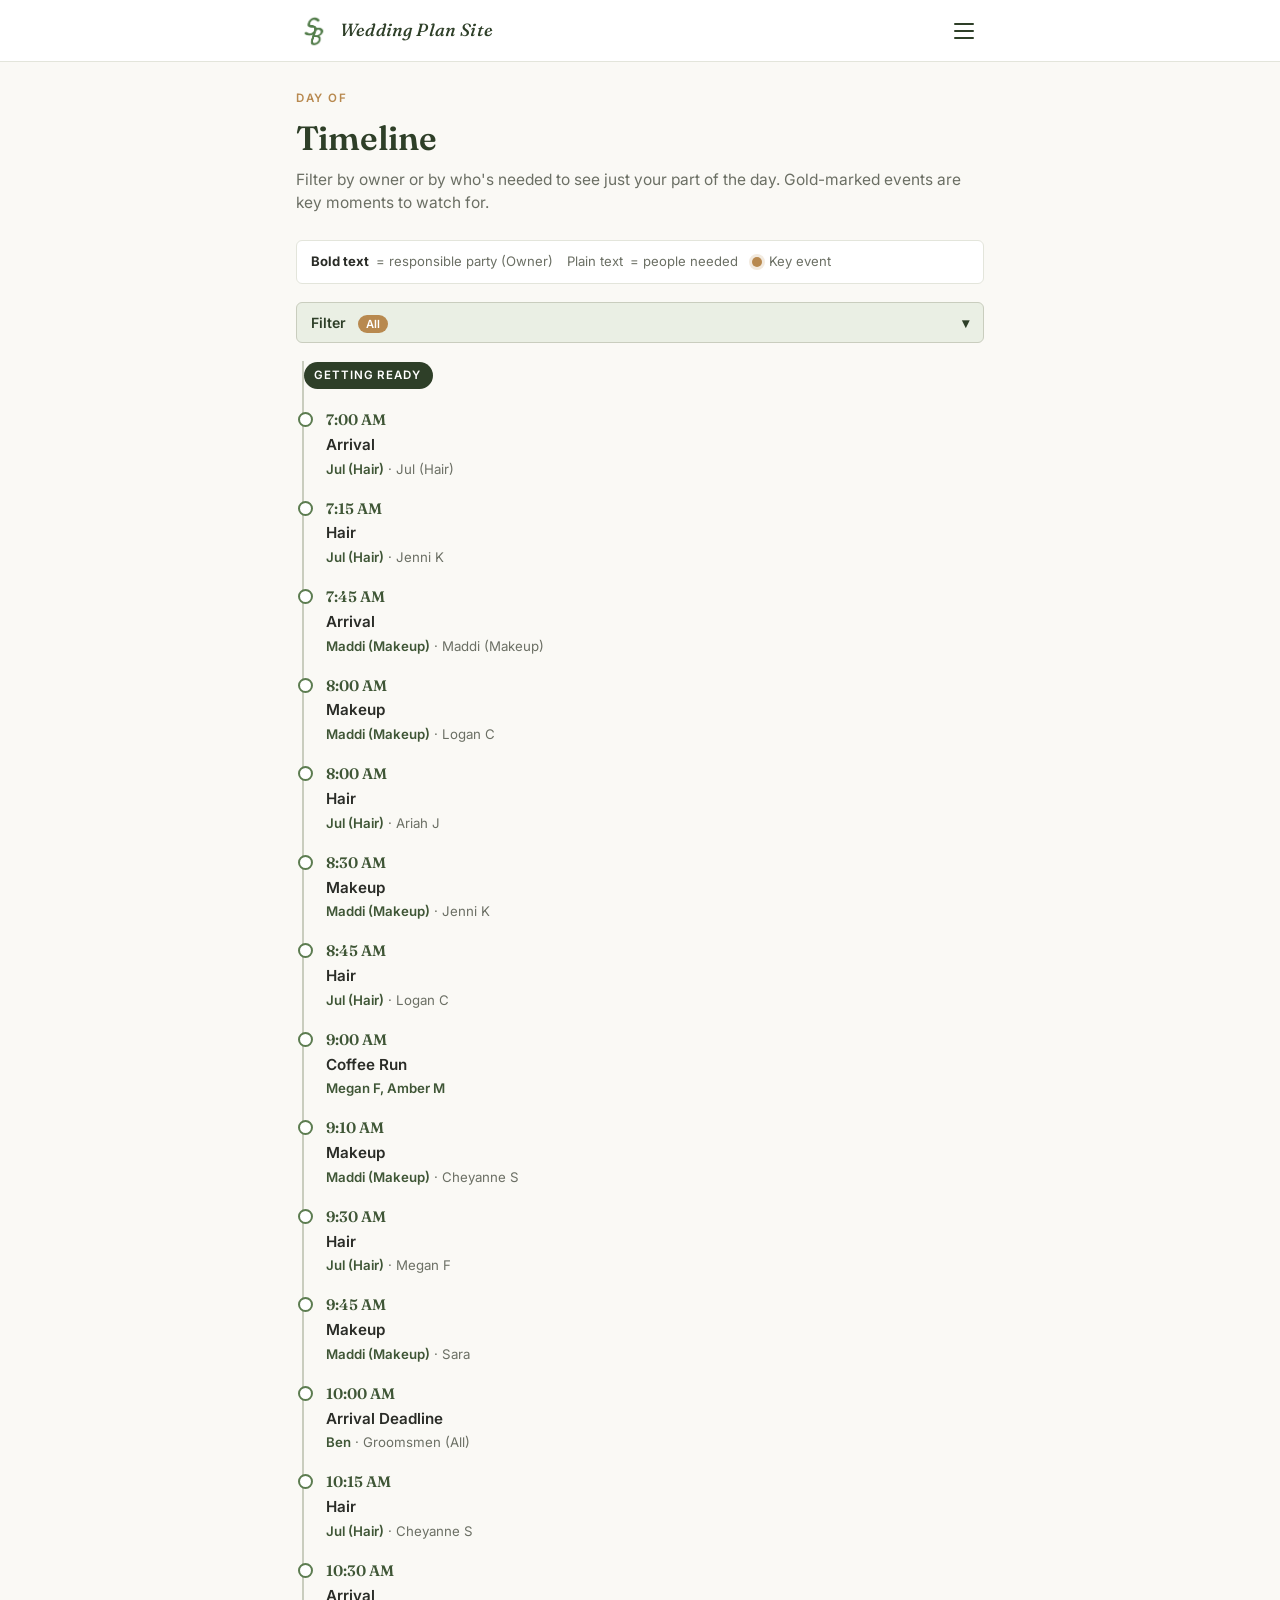
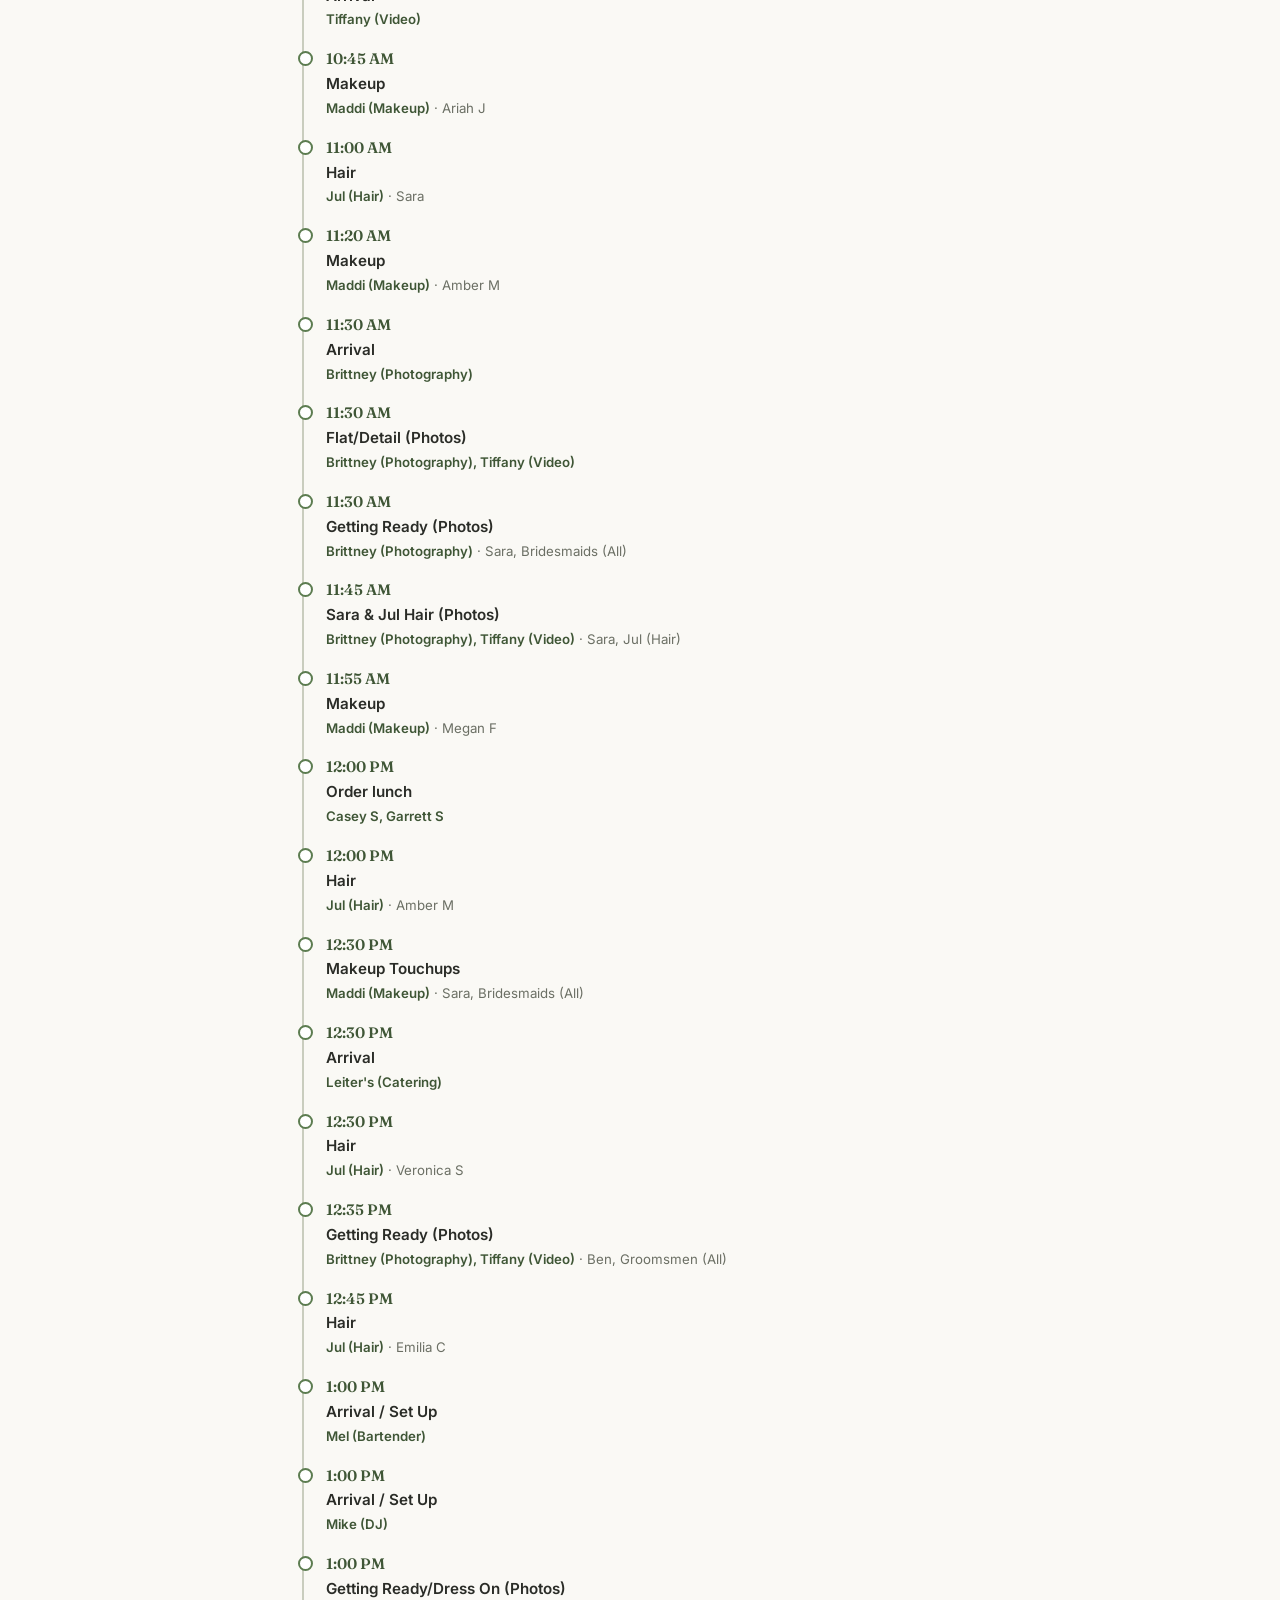
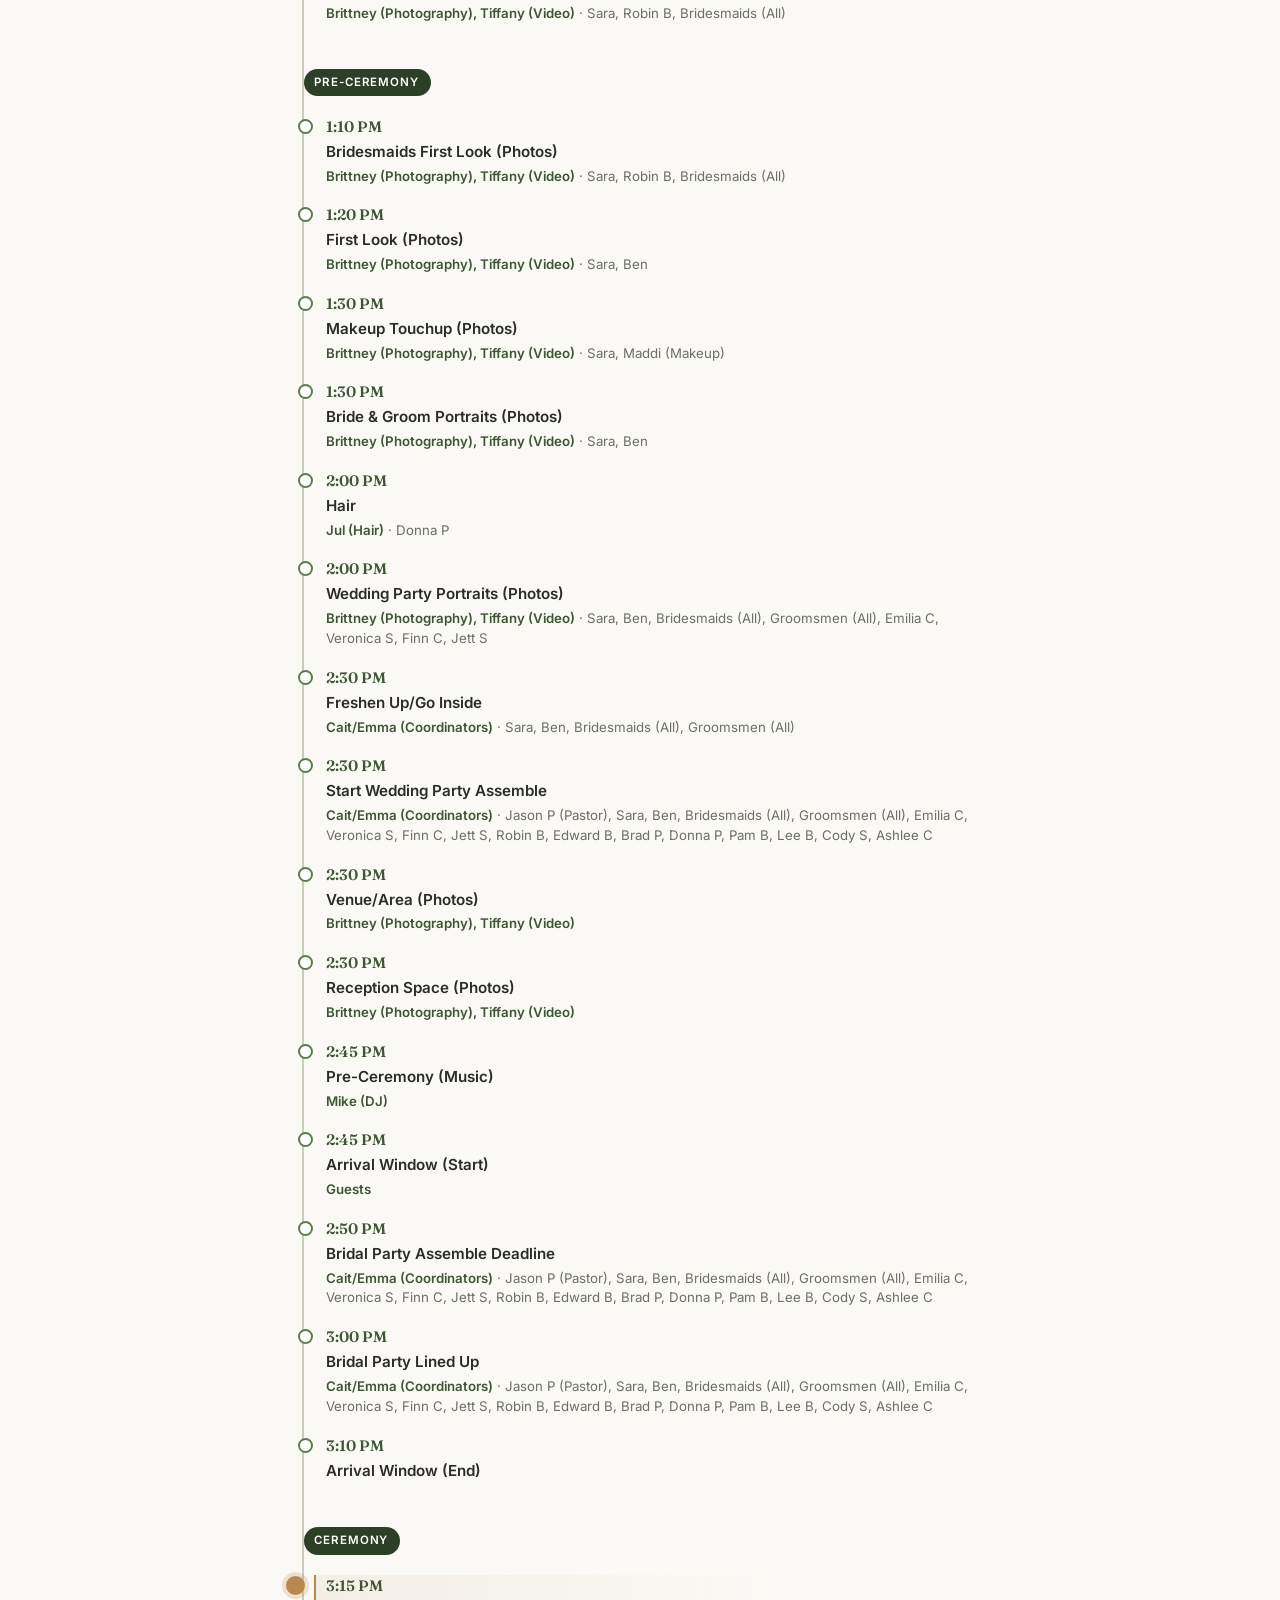
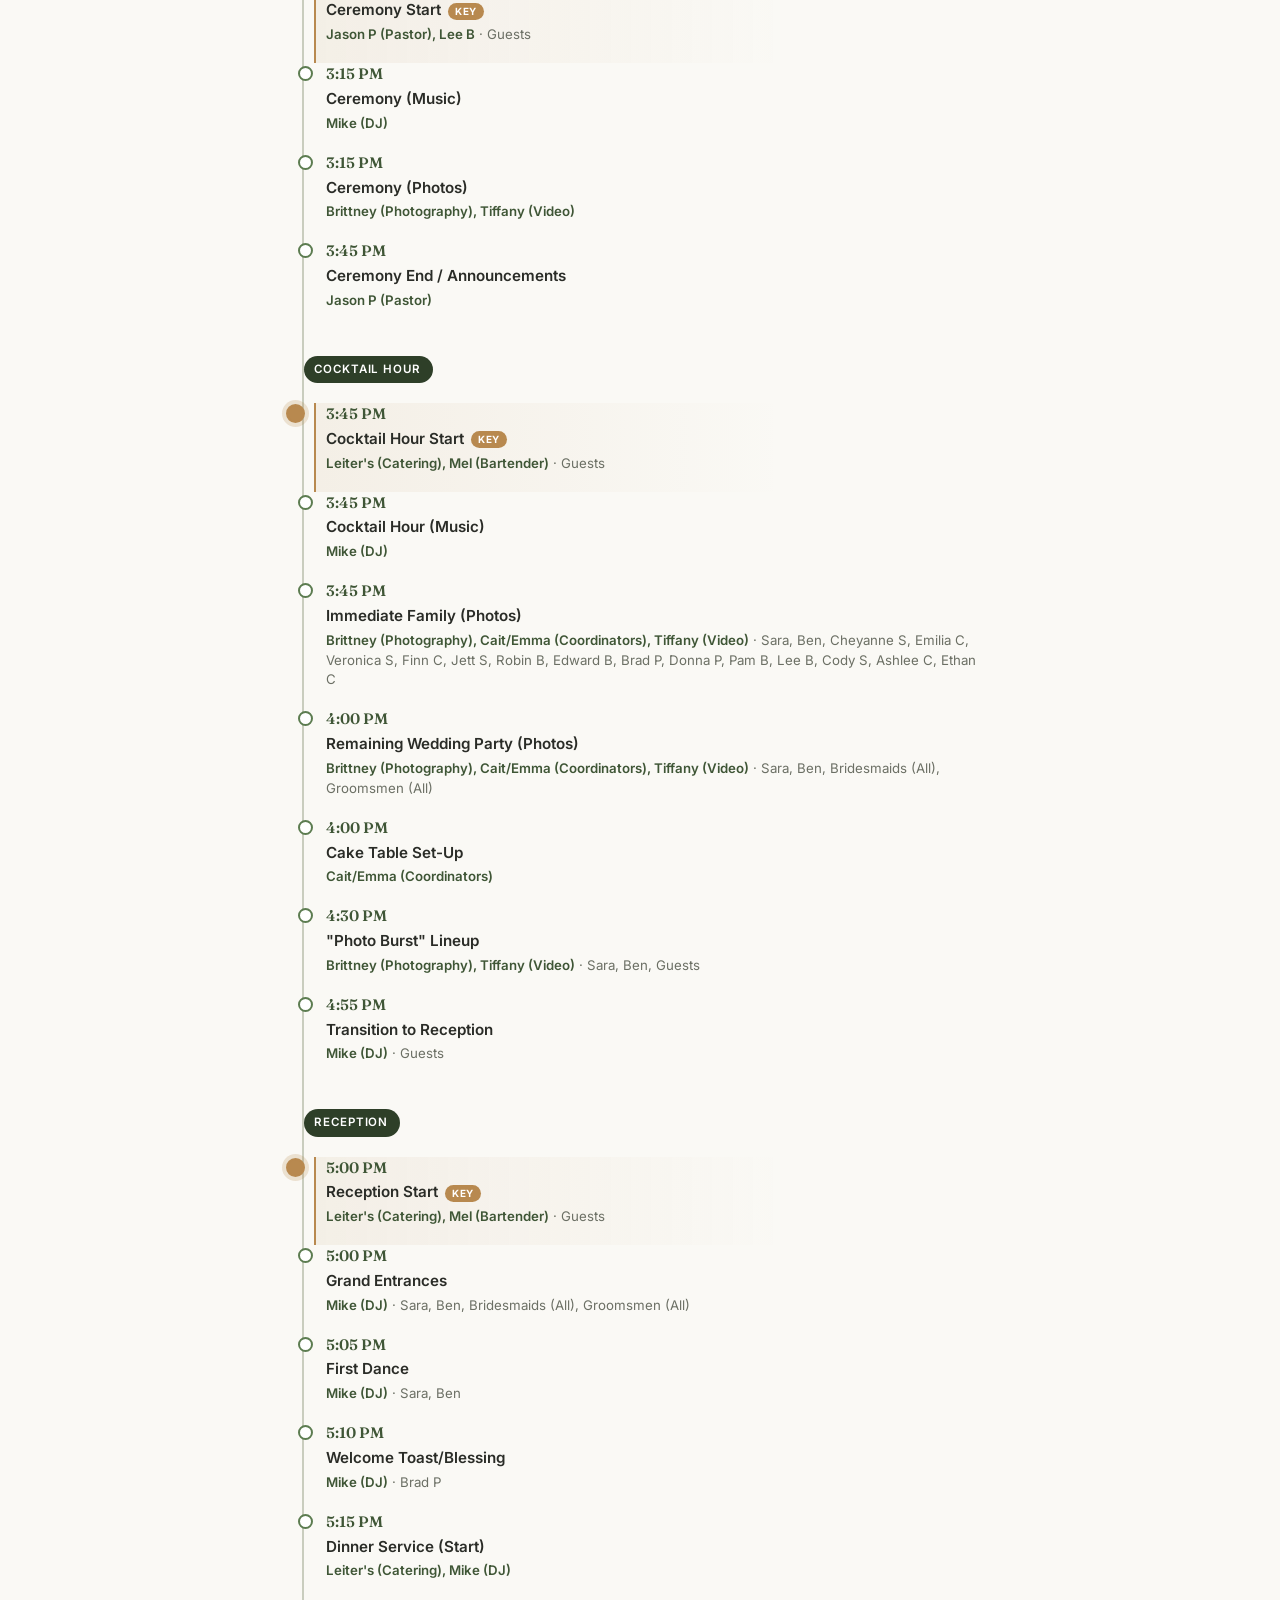
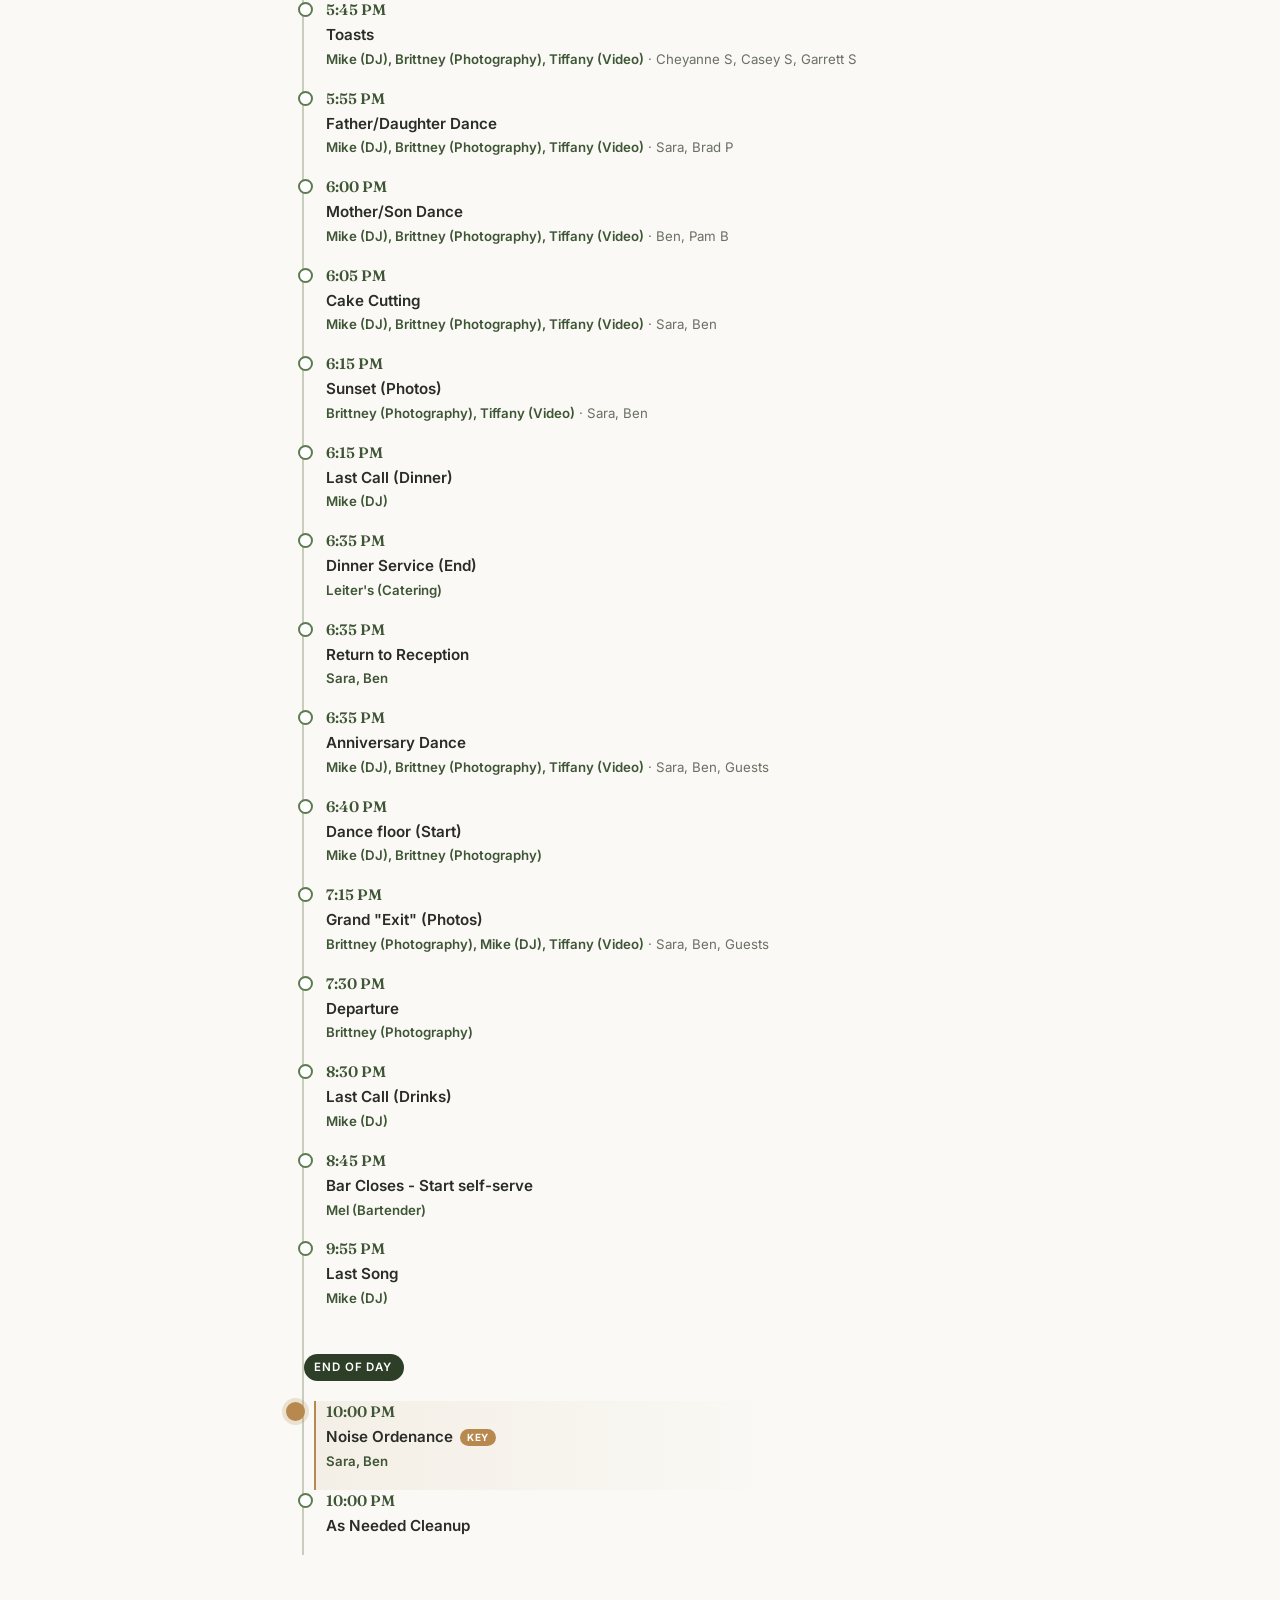
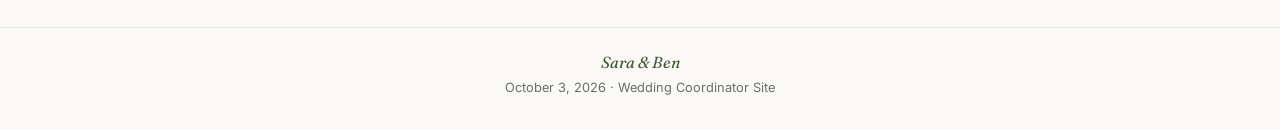
<file: timeline.html>
<!DOCTYPE html>
<html lang="en">
<head>
<meta charset="UTF-8">
<meta name="viewport" content="width=device-width, initial-scale=1.0">
<title>Timeline — Sara &amp; Ben's Wedding Plan Site</title>
<link rel="icon" href="images/logo.png">
<link rel="stylesheet" href="css/styles.css">
</head>
<body data-page="timeline.html">
<a class="skip-link" href="#main-content">Skip to content</a>
<div id="site-header-mount"></div>

<main id="main-content">
  <p class="page-kicker">Day of</p>
  <h1 class="page-title">Timeline</h1>
  <p class="page-intro">Filter by owner or by who's needed to see just your part of the day. Gold-marked events are key moments to watch for.</p>

  <div class="legend-key">
    <span class="legend-item"><span class="legend-swatch is-bold">Bold text</span> = responsible party (Owner)</span>
    <span class="legend-item"><span class="legend-swatch">Plain text</span> = people needed</span>
    <span class="legend-item"><span class="legend-key-dot"></span> Key event</span>
  </div>

  <div class="filter-bar">
    <button class="filter-toggle" id="filter-toggle" aria-expanded="false" aria-controls="filter-panel">
      <span>Filter <span class="filter-count" id="filter-count">All</span></span>
      <span class="chev" aria-hidden="true">&#9662;</span>
    </button>
    <div class="filter-panel" id="filter-panel">
      <div class="filter-tabs">
        <button type="button" class="filter-tab is-active" id="filter-tab-owner">By Owner</button>
        <button type="button" class="filter-tab" id="filter-tab-people">By People Needed</button>
      </div>
      <div class="filter-actions">
        <button type="button" id="filter-select-all">Select all</button>
        <button type="button" id="filter-clear">Clear all</button>
      </div>
      <div id="filter-group-owner" class="filter-group is-active"></div>
      <div id="filter-group-people" class="filter-group"></div>
    </div>
  </div>

  <ol class="timeline" id="timeline-list"></ol>
</main>

<div id="site-footer-mount"></div>
<script src="js/timeline-data.js"></script>
<script src="js/script.js"></script>
</body>
</html>
</file>
<file: css/styles.css>
/* ==========================================================================
   Sara & Ben — Wedding Plan Site
   Shared stylesheet
   ========================================================================== */

@import url('https://fonts.googleapis.com/css2?family=Fraunces:ital,opsz,wght@0,9..144,400;0,9..144,500;0,9..144,600;1,9..144,500&family=Inter:wght@400;500;600;700&display=swap');

:root {
  /* Color */
  --color-primary: #5C7C50;
  --color-primary-dark: #3F5636;
  --color-primary-darker: #2E3F28;
  --color-primary-light: #EAEFE4;
  --color-primary-tint: #F4F6F1;
  --color-gold: #B8894F;
  --color-bg: #FAF9F5;
  --color-card: #FFFFFF;
  --color-text: #2A2C27;
  --color-text-muted: #6B6F64;
  --color-border: #E3E5DB;
  --color-border-strong: #C9CDBE;

  /* Type */
  --font-display: "Fraunces", Georgia, serif;
  --font-body: "Inter", -apple-system, BlinkMacSystemFont, "Segoe UI", sans-serif;

  /* Layout */
  --header-height: 62px;
  --max-width: 720px;
  --radius: 10px;
  --radius-sm: 6px;
  --shadow-sm: 0 1px 2px rgba(37, 43, 27, 0.06);
  --shadow-md: 0 6px 20px rgba(37, 43, 27, 0.10);
}

* { box-sizing: border-box; }

html { -webkit-text-size-adjust: 100%; }

body {
  margin: 0;
  font-family: var(--font-body);
  background: var(--color-bg);
  color: var(--color-text);
  line-height: 1.5;
  -webkit-font-smoothing: antialiased;
}

img { max-width: 100%; display: block; }

a { color: inherit; }

button { font-family: inherit; }

/* ---------- Skip link / focus ---------- */
.skip-link {
  position: absolute;
  left: -999px;
  top: 0;
  background: var(--color-primary-dark);
  color: #fff;
  padding: 10px 16px;
  border-radius: 0 0 8px 0;
  z-index: 200;
}
.skip-link:focus {
  left: 0;
}

:focus-visible {
  outline: 3px solid var(--color-gold);
  outline-offset: 2px;
}

/* ---------- Header ---------- */
.site-header {
  position: sticky;
  top: 0;
  z-index: 100;
  height: var(--header-height);
  background: var(--color-card);
  border-bottom: 1px solid var(--color-border);
}

.header-inner {
  max-width: var(--max-width);
  margin: 0 auto;
  height: 100%;
  display: flex;
  align-items: center;
  justify-content: space-between;
  padding: 0 16px;
}

.brand {
  display: flex;
  align-items: center;
  gap: 10px;
  text-decoration: none;
  color: var(--color-primary-darker);
}

.brand-logo {
  width: 34px;
  height: 34px;
  object-fit: contain;
}

.brand-text {
  font-family: var(--font-display);
  font-style: italic;
  font-weight: 500;
  font-size: 1.1rem;
  letter-spacing: 0.01em;
  white-space: nowrap;
}

@media (max-width: 360px) {
  .brand-text { font-size: 0.95rem; }
}

.menu-toggle {
  width: 40px;
  height: 40px;
  border: none;
  background: transparent;
  border-radius: var(--radius-sm);
  display: flex;
  flex-direction: column;
  align-items: center;
  justify-content: center;
  gap: 5px;
  cursor: pointer;
}

.menu-toggle:hover { background: var(--color-primary-tint); }

.menu-toggle span {
  display: block;
  width: 20px;
  height: 2px;
  background: var(--color-primary-darker);
  border-radius: 2px;
  transition: transform 0.22s ease, opacity 0.22s ease;
}

.menu-toggle[aria-expanded="true"] span:nth-child(1) {
  transform: translateY(7px) rotate(45deg);
}
.menu-toggle[aria-expanded="true"] span:nth-child(2) {
  opacity: 0;
}
.menu-toggle[aria-expanded="true"] span:nth-child(3) {
  transform: translateY(-7px) rotate(-45deg);
}

/* ---------- Slide-down nav menu ---------- */
.site-menu {
  position: fixed;
  top: var(--header-height);
  left: 0;
  right: 0;
  background: var(--color-primary-darker);
  z-index: 100;
  max-height: 0;
  overflow: hidden;
  transition: max-height 0.28s ease;
}

.site-menu.is-open {
  max-height: 85vh;
  overflow-y: auto;
  -webkit-overflow-scrolling: touch;
}

.site-menu ul {
  list-style: none;
  margin: 0;
  padding: 8px 0 14px;
  max-width: var(--max-width);
  margin: 0 auto;
}

.site-menu .nav-section-label {
  display: block;
  padding: 14px 20px 6px;
  color: var(--color-gold);
  text-transform: uppercase;
  letter-spacing: 0.09em;
  font-size: 0.68rem;
  font-weight: 700;
}

.site-menu li:first-child .nav-section-label {
  padding-top: 6px;
}

.site-menu a {
  display: block;
  padding: 12px 20px 12px 24px;
  color: #F2F1EA;
  text-decoration: none;
  font-size: 1.0rem;
  font-weight: 500;
  border-left: 3px solid transparent;
}

.site-menu a:hover,
.site-menu a:focus-visible {
  background: rgba(255,255,255,0.06);
}

.site-menu a.is-active {
  color: #fff;
  border-left-color: var(--color-gold);
  background: rgba(255,255,255,0.06);
}

.menu-overlay {
  position: fixed;
  inset: var(--header-height) 0 0 0;
  background: rgba(20, 24, 16, 0.35);
  z-index: 90;
  opacity: 0;
  pointer-events: none;
  transition: opacity 0.22s ease;
}

.menu-overlay.is-open {
  opacity: 1;
  pointer-events: auto;
}

body.menu-locked {
  overflow: hidden;
}

/* ---------- Page shell ---------- */
main {
  max-width: var(--max-width);
  margin: 0 auto;
  padding: 28px 16px 56px;
  min-height: calc(100vh - var(--header-height) - 120px);
}

.page-title {
  font-family: var(--font-display);
  font-weight: 600;
  font-size: 1.9rem;
  color: var(--color-primary-darker);
  margin: 0 0 4px;
}

.page-kicker {
  text-transform: uppercase;
  letter-spacing: 0.14em;
  font-size: 0.72rem;
  font-weight: 600;
  color: var(--color-gold);
  margin: 0 0 6px;
}

.page-intro {
  color: var(--color-text-muted);
  margin: 0 0 26px;
  font-size: 0.97rem;
}

/* ---------- Home page ---------- */
.hero {
  text-align: center;
  padding: 18px 8px 8px;
}

.hero-mark {
  width: 72px;
  height: 72px;
  margin: 0 auto 18px;
  object-fit: contain;
}

.hero-title {
  font-family: var(--font-display);
  font-weight: 600;
  font-size: 2.1rem;
  line-height: 1.15;
  color: var(--color-primary-darker);
  margin: 0 0 10px;
}

.hero-date {
  display: inline-block;
  font-family: var(--font-body);
  font-weight: 600;
  letter-spacing: 0.06em;
  color: var(--color-primary-dark);
  background: var(--color-primary-light);
  border-radius: 999px;
  padding: 6px 18px;
  font-size: 0.9rem;
  margin-bottom: 30px;
}

.hero-card {
  text-align: left;
  background: var(--color-card);
  border: 1px solid var(--color-border);
  border-radius: var(--radius);
  padding: 20px 22px;
  margin-bottom: 16px;
  box-shadow: var(--shadow-sm);
}

.hero-card h2 {
  font-family: var(--font-display);
  font-style: italic;
  font-weight: 500;
  font-size: 1.15rem;
  margin: 0 0 8px;
  color: var(--color-primary-dark);
}

.hero-card p {
  margin: 0;
  color: var(--color-text-muted);
  font-size: 0.95rem;
}

.hero-card p + .hero-nav-group {
  margin-top: 22px;
}

.hero-nav-group + .hero-nav-group {
  margin-top: 28px;
}

.hero-nav-group-title {
  display: inline-flex;
  align-items: center;
  gap: 6px;
  font-size: 0.74rem;
  font-weight: 700;
  letter-spacing: 0.09em;
  text-transform: uppercase;
  color: var(--color-primary-dark);
  background: var(--color-primary-light);
  border: 1px solid var(--color-border-strong);
  padding: 5px 14px;
  border-radius: 999px;
  margin: 0 0 14px;
}

.hero-nav-group-title .rule {
  display: none;
}

.hero-nav-list {
  margin-top: 8px;
  display: grid;
  grid-template-columns: 1fr 1fr;
  gap: 10px;
}

.hero-nav-list a {
  display: flex;
  align-items: center;
  gap: 8px;
  text-decoration: none;
  background: var(--color-primary-tint);
  border: 1px solid var(--color-border);
  border-radius: var(--radius-sm);
  padding: 12px 12px;
  font-size: 0.88rem;
  font-weight: 600;
  color: var(--color-primary-darker);
}

.hero-nav-list a:hover { border-color: var(--color-primary); }

.hero-nav-list .dot {
  width: 6px;
  height: 6px;
  border-radius: 50%;
  background: var(--color-gold);
  flex: none;
}

/* ---------- Section header bars (ceremony / food / family) ---------- */
.section-block {
  margin-bottom: 22px;
}

.section-bar {
  background: var(--color-primary);
  color: #fff;
  font-weight: 600;
  font-size: 0.82rem;
  letter-spacing: 0.06em;
  text-transform: uppercase;
  padding: 11px 16px;
  border-radius: var(--radius-sm) var(--radius-sm) 0 0;
}

.section-bar.alt { background: var(--color-primary-dark); }

.section-body {
  background: var(--color-card);
  border: 1px solid var(--color-border);
  border-top: none;
  border-radius: 0 0 var(--radius-sm) var(--radius-sm);
  overflow: hidden;
}

.ordered-list {
  list-style: none;
  margin: 0;
  padding: 0;
  counter-reset: item;
}

.ordered-list > li {
  counter-increment: item;
  display: flex;
  gap: 12px;
  align-items: baseline;
  padding: 10px 16px;
  border-bottom: 1px solid var(--color-border);
  font-size: 0.93rem;
}

.ordered-list > li:last-child { border-bottom: none; }

/* Rich variant: multi-line content per item (title + personnel + description) */
.ordered-list.is-rich > li { align-items: flex-start; }

.ordered-list-title { font-weight: 600; }

.ordered-list-meta {
  display: block;
  margin-top: 3px;
  font-size: 0.85em;
  color: var(--color-text-muted);
}

.ordered-list-desc {
  display: block;
  margin-top: 3px;
  font-size: 0.92em;
  color: var(--color-text);
}

.ordered-list-sublist {
  list-style: none;
  margin: 6px 0 0;
  padding: 6px 0 0;
  border-top: 1px dashed var(--color-border);
}

.ordered-list-sublist li {
  padding: 2px 0;
  font-size: 0.83rem;
  color: var(--color-text-muted);
  border-bottom: none;
}

.ordered-list-sublist li em {
  font-style: italic;
}

/* Small name "chip" list — an easier-to-scan alternative to one long
   comma-separated string of personnel/people-needed names. */
.name-chip-list {
  display: flex;
  flex-wrap: wrap;
  gap: 6px;
  margin-top: 6px;
}

.name-chip {
  display: inline-block;
  background: var(--color-primary-tint);
  border: 1px solid var(--color-border);
  color: var(--color-text);
  font-size: 0.78rem;
  padding: 3px 9px;
  border-radius: 999px;
  white-space: nowrap;
}

/* Mini-table variant — a compact two-column table nested inside a
   rich ordered-list item (e.g. Rehearsal's arrival-time breakdown). */
.mini-table-wrap {
  margin-top: 10px;
  border: 1px solid var(--color-border);
  border-radius: var(--radius-sm);
  overflow: hidden;
  width: 100%;
}

.mini-table {
  width: 100%;
  border-collapse: collapse;
  font-size: 0.83rem;
}

.mini-table thead th {
  background: var(--color-primary-tint);
  color: var(--color-text-muted);
  text-align: left;
  font-weight: 700;
  font-size: 0.66rem;
  letter-spacing: 0.06em;
  text-transform: uppercase;
  padding: 7px 10px;
  border-bottom: 1px solid var(--color-border);
}

.mini-table td {
  padding: 7px 10px;
  border-bottom: 1px solid var(--color-border);
  vertical-align: top;
}

.mini-table tr:last-child td { border-bottom: none; }

.mini-table td.mini-table-time {
  white-space: nowrap;
  font-weight: 600;
  color: var(--color-primary-dark);
  text-align: right;
}

.ordered-list > li::before {
  content: counter(item);
  flex: none;
  width: 22px;
  height: 22px;
  border-radius: 50%;
  background: var(--color-primary-light);
  color: var(--color-primary-dark);
  font-weight: 700;
  font-size: 0.72rem;
  display: flex;
  align-items: center;
  justify-content: center;
}

/* plain rows, no counter (for food/drink lists where an Order # exists but isn't a rank) */
/* Uppercase sub-category label used to group items within a section-body
   (e.g. "Food" / "Drink" on Food & Drink, or a shot cluster on Photos) */
.subgroup-label {
  padding: 9px 16px 9px 14px;
  font-size: 0.7rem;
  font-weight: 800;
  letter-spacing: 0.07em;
  text-transform: uppercase;
  color: var(--color-primary-dark);
  background: var(--color-primary-tint);
  border-left: 4px solid var(--color-gold);
  border-bottom: 1px solid var(--color-border);
}

.plain-list { list-style: none; margin: 0; padding: 0; }
.plain-list li {
  padding: 10px 16px;
  border-bottom: 1px solid var(--color-border);
  font-size: 0.93rem;
  display: flex;
  align-items: baseline;
  gap: 10px;
}
.plain-list li:last-child { border-bottom: none; }

.category-tag {
  flex: none;
  background: var(--color-primary-light);
  color: var(--color-primary-dark);
  font-size: 0.66rem;
  font-weight: 700;
  letter-spacing: 0.05em;
  text-transform: uppercase;
  padding: 3px 8px;
  border-radius: 999px;
  white-space: nowrap;
}

.example-tag {
  display: inline-block;
  background: var(--color-border-strong);
  color: var(--color-text);
  font-size: 0.6rem;
  font-weight: 700;
  letter-spacing: 0.05em;
  text-transform: uppercase;
  padding: 2px 7px;
  border-radius: 999px;
  margin-left: 7px;
  white-space: nowrap;
  vertical-align: middle;
}

.shell-notice {
  display: flex;
  gap: 10px;
  align-items: flex-start;
  background: var(--color-primary-tint);
  border: 1px dashed var(--color-border-strong);
  border-radius: var(--radius-sm);
  padding: 12px 14px;
  margin-bottom: 20px;
  font-size: 0.87rem;
  color: var(--color-text-muted);
}

.shell-notice .shell-notice-dot {
  flex: none;
  width: 8px;
  height: 8px;
  border-radius: 50%;
  background: var(--color-gold);
  margin-top: 6px;
}

/* ---------- Tables ---------- */
.table-wrap {
  background: var(--color-card);
  border: 1px solid var(--color-border);
  border-radius: var(--radius);
  overflow: hidden;
  overflow-x: auto;
  -webkit-overflow-scrolling: touch;
  /* Tell the browser this element handles its own horizontal swipes,
     so a swipe that starts here isn't captured by the page's vertical
     scroll before the table gets a chance to scroll sideways. */
  touch-action: pan-x pan-y;
  box-shadow: var(--shadow-sm);
}

table {
  width: 100%;
  border-collapse: collapse;
  font-size: 0.88rem;
}

/* Wide tables (many columns, e.g. Inventory): let the table set its own
   width and scroll horizontally within .table-wrap rather than squishing. */
.table-wrap--wide table {
  width: auto;
  min-width: 760px;
}

.table-wrap--wide td,
.table-wrap--wide th {
  white-space: nowrap;
}

.table-wrap--wide td.wrap-cell {
  white-space: normal;
  min-width: 160px;
}

thead th {
  background: var(--color-primary-dark);
  color: #fff;
  text-align: left;
  font-weight: 600;
  font-size: 0.72rem;
  letter-spacing: 0.07em;
  text-transform: uppercase;
  padding: 10px 12px;
}

tbody td {
  padding: 10px 12px;
  border-bottom: 1px solid var(--color-border);
  vertical-align: top;
}

tbody tr:last-child td { border-bottom: none; }

tbody tr:nth-child(even) { background: var(--color-primary-tint); }

.cell-primary { font-weight: 600; color: var(--color-primary-darker); }
.cell-muted { color: var(--color-text-muted); font-size: 0.85em; }

a.phone-link {
  color: var(--color-primary-dark);
  font-weight: 600;
  text-decoration: none;
}
a.phone-link:hover { text-decoration: underline; }

/* ---------- Schedule / timeline ---------- */
.filter-bar {
  position: relative;
  margin-bottom: 18px;
}

.filter-toggle {
  width: 100%;
  display: flex;
  align-items: center;
  justify-content: space-between;
  background: var(--color-primary-light);
  border: 1px solid var(--color-border-strong);
  color: var(--color-primary-darker);
  font-weight: 600;
  font-size: 0.88rem;
  border-radius: var(--radius-sm);
  padding: 11px 14px;
  cursor: pointer;
}

.filter-toggle .chev { transition: transform 0.2s ease; }
.filter-toggle[aria-expanded="true"] .chev { transform: rotate(180deg); }

.filter-count {
  background: var(--color-gold);
  color: #fff;
  border-radius: 999px;
  font-size: 0.7rem;
  padding: 2px 8px;
  margin-left: 8px;
}

.filter-panel {
  display: none;
  background: var(--color-card);
  border: 1px solid var(--color-border-strong);
  border-top: none;
  border-radius: 0 0 var(--radius-sm) var(--radius-sm);
  padding: 12px 14px 14px;
  max-height: 320px;
  overflow-y: auto;
}

.filter-panel.is-open { display: block; }

.filter-actions {
  display: flex;
  gap: 10px;
  margin-bottom: 10px;
  padding-bottom: 10px;
  border-bottom: 1px solid var(--color-border);
}

.filter-actions button {
  background: none;
  border: none;
  color: var(--color-primary-dark);
  font-weight: 600;
  font-size: 0.8rem;
  cursor: pointer;
  padding: 0;
}
.filter-actions button:hover { text-decoration: underline; }

.filter-option {
  display: flex;
  align-items: center;
  gap: 9px;
  padding: 7px 2px;
  font-size: 0.87rem;
  cursor: pointer;
}

.filter-option input { width: 16px; height: 16px; accent-color: var(--color-primary); flex: none; }

.filter-tabs {
  display: flex;
  flex-wrap: wrap;
  gap: 6px;
  margin-bottom: 10px;
}

/* Exactly two tabs (e.g. the Timeline page) reads better as two even
   halves; more than two (e.g. Inventory's per-column facets) size to
   their own text and wrap onto additional rows as needed. */
.filter-tabs:has(.filter-tab:nth-child(2):last-child) .filter-tab {
  flex: 1;
}

.filter-tab {
  flex: 0 1 auto;
  background: var(--color-primary-tint);
  border: 1px solid var(--color-border);
  color: var(--color-text-muted);
  font-weight: 600;
  font-size: 0.78rem;
  padding: 8px 12px;
  border-radius: var(--radius-sm);
  cursor: pointer;
  white-space: nowrap;
}

.filter-tab.is-active {
  background: var(--color-primary-dark);
  border-color: var(--color-primary-dark);
  color: #fff;
}

.filter-group { display: none; }
.filter-group.is-active { display: block; }

/* ---------- Legend (bold = owner, plain = people needed) ---------- */
.legend-key {
  display: flex;
  flex-wrap: wrap;
  gap: 14px;
  background: var(--color-card);
  border: 1px solid var(--color-border);
  border-radius: var(--radius-sm);
  padding: 11px 14px;
  margin-bottom: 18px;
  font-size: 0.82rem;
  color: var(--color-text-muted);
}

.legend-key .legend-item {
  display: flex;
  align-items: center;
  gap: 7px;
}

.legend-key .legend-swatch {
  font-family: var(--font-body);
  font-size: 0.82rem;
}

.legend-key .legend-swatch.is-bold { font-weight: 700; color: var(--color-text); }

.legend-key .legend-key-dot {
  width: 10px;
  height: 10px;
  border-radius: 50%;
  background: var(--color-gold);
  flex: none;
  box-shadow: 0 0 0 3px rgba(184, 137, 79, 0.18);
}

/* ---------- Phase-of-day group headings within the timeline ---------- */
.phase-heading {
  position: relative;
  margin: 0 0 14px;
  padding-bottom: 6px;
}

.phase-heading:not(:first-child) {
  margin-top: 6px;
  padding-top: 20px;
}

.phase-heading .phase-heading-inner {
  display: inline-flex;
  align-items: center;
  gap: 8px;
  background: var(--color-primary-darker);
  color: #fff;
  font-weight: 600;
  font-size: 0.72rem;
  letter-spacing: 0.08em;
  text-transform: uppercase;
  padding: 5px 12px 5px 10px;
  border-radius: 999px;
  margin-left: -22px;
}

.timeline {
  list-style: none;
  position: relative;
  margin-left: 6px;
  margin-top: 0;
  padding-left: 22px;
  border-left: 2px solid var(--color-border-strong);
}

.timeline-item {
  position: relative;
  padding-bottom: 18px;
}

.timeline-item::before {
  content: "";
  position: absolute;
  left: -28px;
  top: 3px;
  width: 11px;
  height: 11px;
  border-radius: 50%;
  background: var(--color-card);
  border: 2px solid var(--color-primary);
}

.timeline-item.is-key::before {
  width: 15px;
  height: 15px;
  left: -30px;
  top: 1px;
  background: var(--color-gold);
  border: 2px solid var(--color-gold);
  box-shadow: 0 0 0 4px rgba(184, 137, 79, 0.22);
}

.timeline-item.is-key {
  background: linear-gradient(90deg, rgba(184,137,79,0.09), rgba(184,137,79,0) 70%);
  border-left: 2px solid var(--color-gold);
  margin-left: -12px;
  padding-left: 10px;
  border-radius: 0 6px 6px 0;
}

.key-badge {
  display: inline-block;
  background: var(--color-gold);
  color: #fff;
  font-size: 0.62rem;
  font-weight: 700;
  letter-spacing: 0.06em;
  text-transform: uppercase;
  padding: 1px 7px;
  border-radius: 999px;
  margin-left: 7px;
  vertical-align: middle;
}

.timeline-time {
  font-family: var(--font-display);
  font-weight: 600;
  color: var(--color-primary-dark);
  font-size: 0.95rem;
  margin-bottom: 2px;
}

.timeline-event {
  font-weight: 600;
  font-size: 0.95rem;
  color: var(--color-text);
}

.timeline-meta {
  margin-top: 3px;
  font-size: 0.83rem;
  color: var(--color-text-muted);
}

.timeline-meta strong { color: var(--color-primary-dark); font-weight: 600; }

.empty-state {
  text-align: center;
  color: var(--color-text-muted);
  padding: 30px 10px;
  font-size: 0.9rem;
}

/* ---------- Location ---------- */
.map-card {
  background: var(--color-card);
  border: 1px solid var(--color-border);
  border-radius: var(--radius);
  overflow: hidden;
  box-shadow: var(--shadow-sm);
}

.map-card img { width: 100%; }

.map-caption {
  padding: 12px 16px;
  font-size: 0.85rem;
  color: var(--color-text-muted);
  border-top: 1px solid var(--color-border);
}

.map-legend {
  padding: 14px 16px 16px;
  border-top: 1px solid var(--color-border);
}

.map-legend-title {
  font-size: 0.72rem;
  font-weight: 700;
  letter-spacing: 0.08em;
  text-transform: uppercase;
  color: var(--color-text-muted);
  margin: 0 0 10px;
}

.map-legend-grid {
  display: grid;
  grid-template-columns: 1fr 1fr;
  gap: 8px 14px;
}

.map-legend-row {
  display: flex;
  align-items: center;
  gap: 8px;
  font-size: 0.85rem;
}

.map-legend-swatch {
  width: 16px;
  height: 16px;
  border-radius: 5px;
  flex: none;
  display: inline-flex;
  align-items: center;
  justify-content: center;
  font-size: 0.65rem;
  font-weight: 700;
  color: #fff;
}

.map-legend-swatch.is-dot { border-radius: 50%; }

/* ---------- Photo gallery / lightbox ---------- */
.gallery-strip {
  display: grid;
  grid-template-columns: repeat(2, 1fr);
  gap: 10px;
}

.gallery-item {
  border: none;
  padding: 0;
  background: none;
  cursor: pointer;
  border-radius: var(--radius-sm);
  overflow: hidden;
  position: relative;
  aspect-ratio: 4 / 3;
  box-shadow: var(--shadow-sm);
}

.gallery-item img {
  width: 100%;
  height: 100%;
  object-fit: cover;
  display: block;
  transition: transform 0.2s ease;
}

.gallery-item:hover img { transform: scale(1.04); }

.gallery-item-label {
  position: absolute;
  left: 0;
  right: 0;
  bottom: 0;
  padding: 6px 9px 7px;
  font-size: 0.72rem;
  font-weight: 600;
  color: #fff;
  background: linear-gradient(to top, rgba(20,24,16,0.75), rgba(20,24,16,0));
  text-align: left;
}

.lightbox {
  position: fixed;
  inset: 0;
  background: rgba(15, 18, 11, 0.92);
  z-index: 200;
  display: none;
  align-items: center;
  justify-content: center;
  padding: 20px;
}

.lightbox.is-open { display: flex; }

.lightbox img {
  max-width: 100%;
  max-height: 82vh;
  border-radius: var(--radius-sm);
  box-shadow: var(--shadow-md);
}

.lightbox-caption {
  position: absolute;
  bottom: 26px;
  left: 0;
  right: 0;
  text-align: center;
  color: #F2F1EA;
  font-size: 0.85rem;
  padding: 0 20px;
}

.lightbox-close {
  position: absolute;
  top: 16px;
  right: 16px;
  width: 40px;
  height: 40px;
  border-radius: 50%;
  border: none;
  background: rgba(255,255,255,0.12);
  color: #fff;
  font-size: 1.3rem;
  line-height: 1;
  cursor: pointer;
}

.lightbox-nav {
  position: absolute;
  top: 50%;
  transform: translateY(-50%);
  width: 44px;
  height: 44px;
  border-radius: 50%;
  border: none;
  background: rgba(255,255,255,0.12);
  color: #fff;
  font-size: 1.4rem;
  cursor: pointer;
}

.lightbox-nav.prev { left: 12px; }
.lightbox-nav.next { right: 12px; }

@media (min-width: 560px) {
  .gallery-strip { grid-template-columns: repeat(3, 1fr); }
}

/* ---------- Family portrait list ---------- */
.shot-list { list-style: none; margin: 0; padding: 0; }

.shot-row {
  display: flex;
  align-items: flex-start;
  gap: 12px;
  padding: 11px 16px;
  border-bottom: 1px solid var(--color-border);
}

.shot-row:last-child { border-bottom: none; }

.shot-row input[type="checkbox"] {
  width: 20px;
  height: 20px;
  margin-top: 1px;
  accent-color: var(--color-primary);
  flex: none;
  cursor: pointer;
}

.shot-label {
  display: flex;
  gap: 10px;
  align-items: baseline;
  flex: 1;
  cursor: pointer;
}

.shot-number {
  flex: none;
  font-weight: 700;
  font-size: 0.78rem;
  color: var(--color-gold);
  min-width: 20px;
}

.shot-people {
  font-size: 0.9rem;
  line-height: 1.4;
}

.shot-row.is-done .shot-people {
  color: var(--color-text-muted);
  text-decoration: line-through;
  text-decoration-color: var(--color-border-strong);
}

/* ---------- Footer ---------- */
.site-footer {
  border-top: 1px solid var(--color-border);
  padding: 22px 16px 32px;
  text-align: center;
}

.site-footer p {
  margin: 0;
  font-size: 0.8rem;
  color: var(--color-text-muted);
}

.site-footer .footer-names {
  font-family: var(--font-display);
  font-style: italic;
  font-size: 1rem;
  color: var(--color-primary-dark);
  margin-bottom: 4px;
}

/* ---------- Utility ---------- */
.visually-hidden {
  position: absolute;
  width: 1px; height: 1px;
  overflow: hidden;
  clip: rect(0 0 0 0);
  white-space: nowrap;
}

@media (min-width: 560px) {
  .page-title { font-size: 2.1rem; }
  .hero-title { font-size: 2.4rem; }
}
</file>
